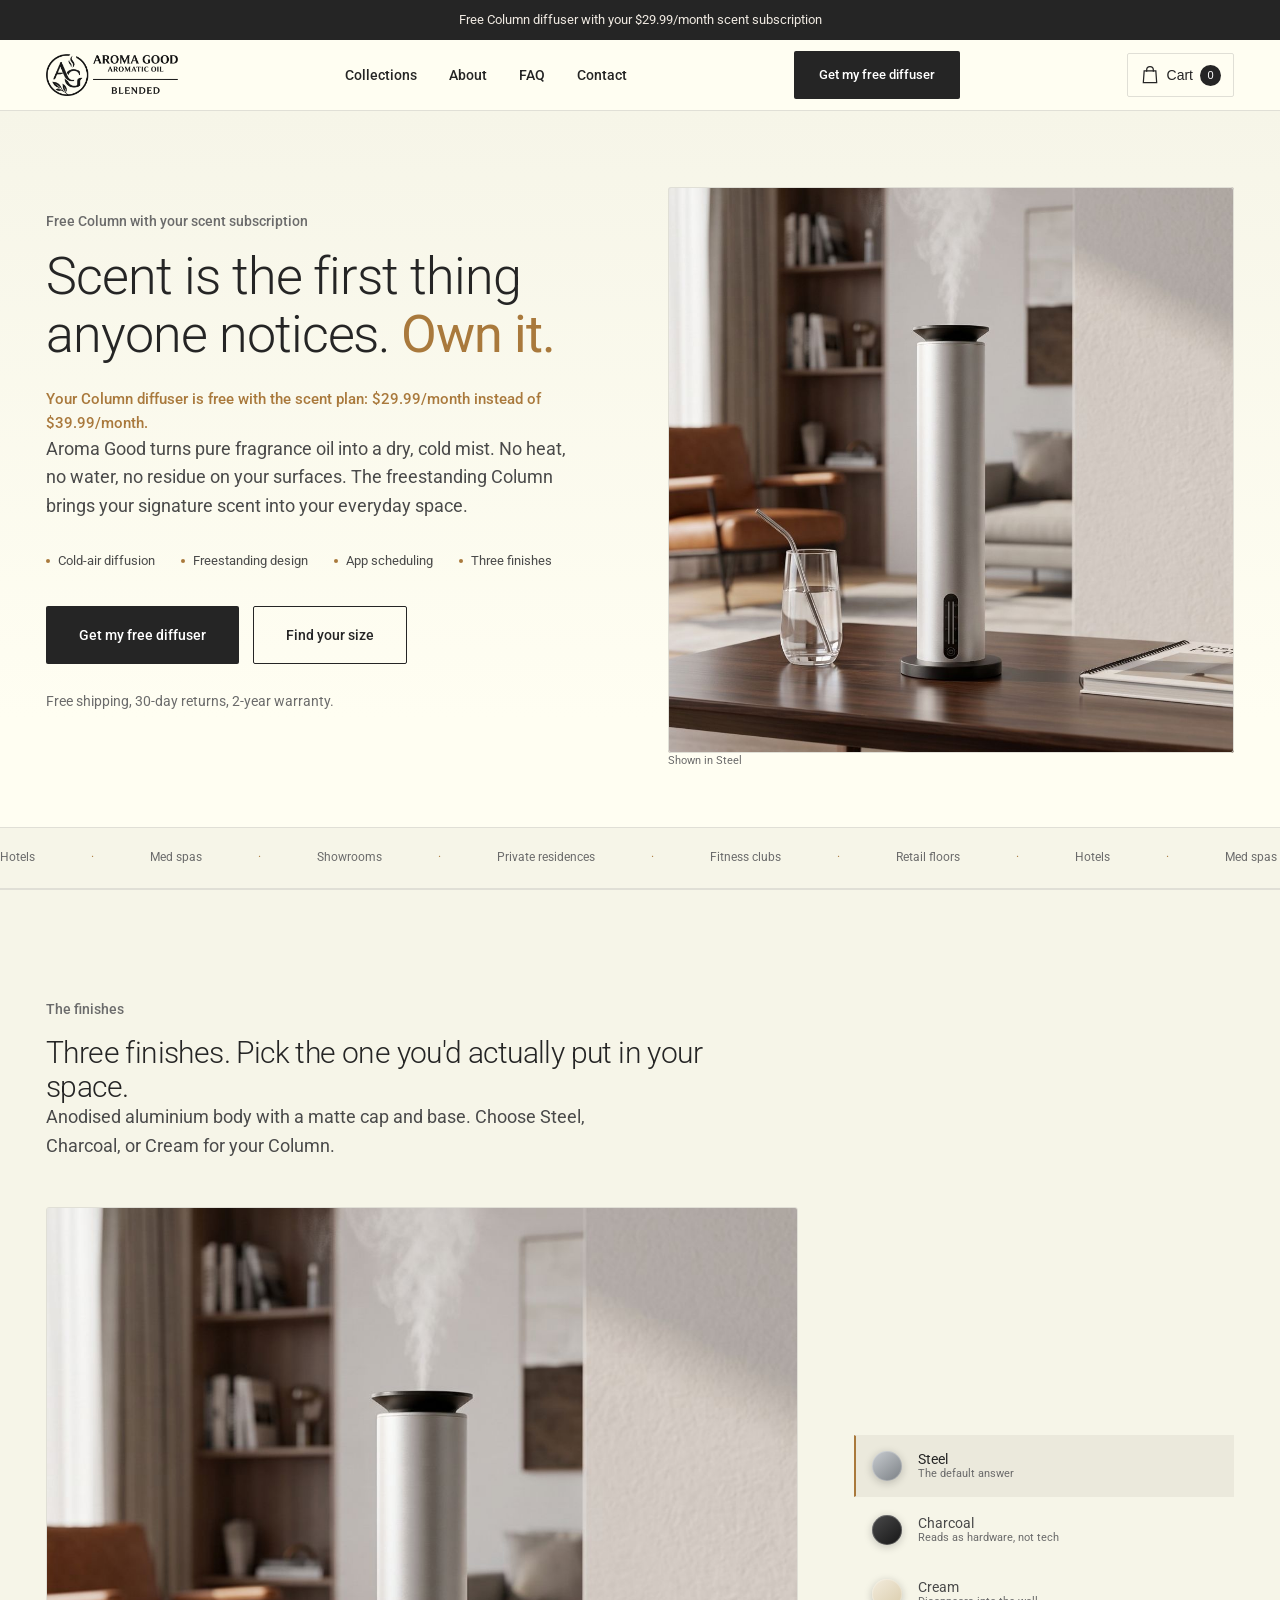
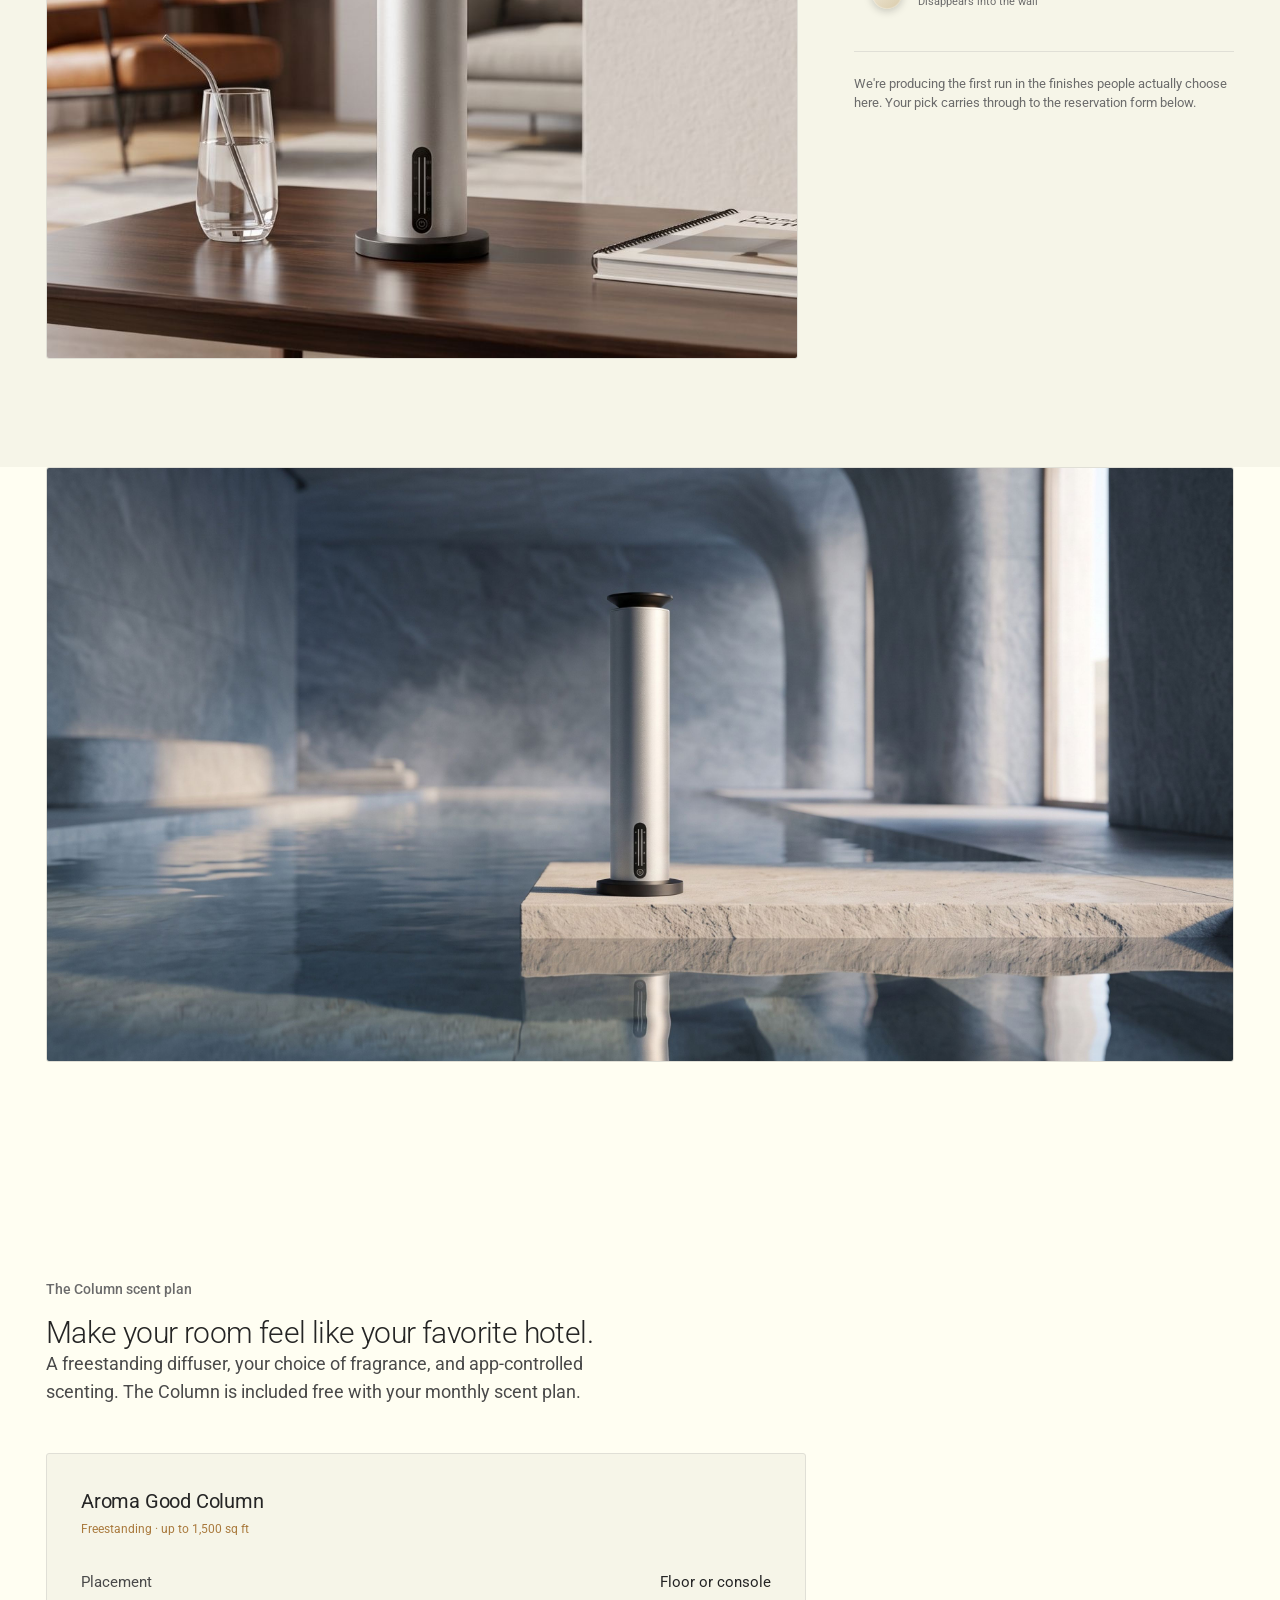
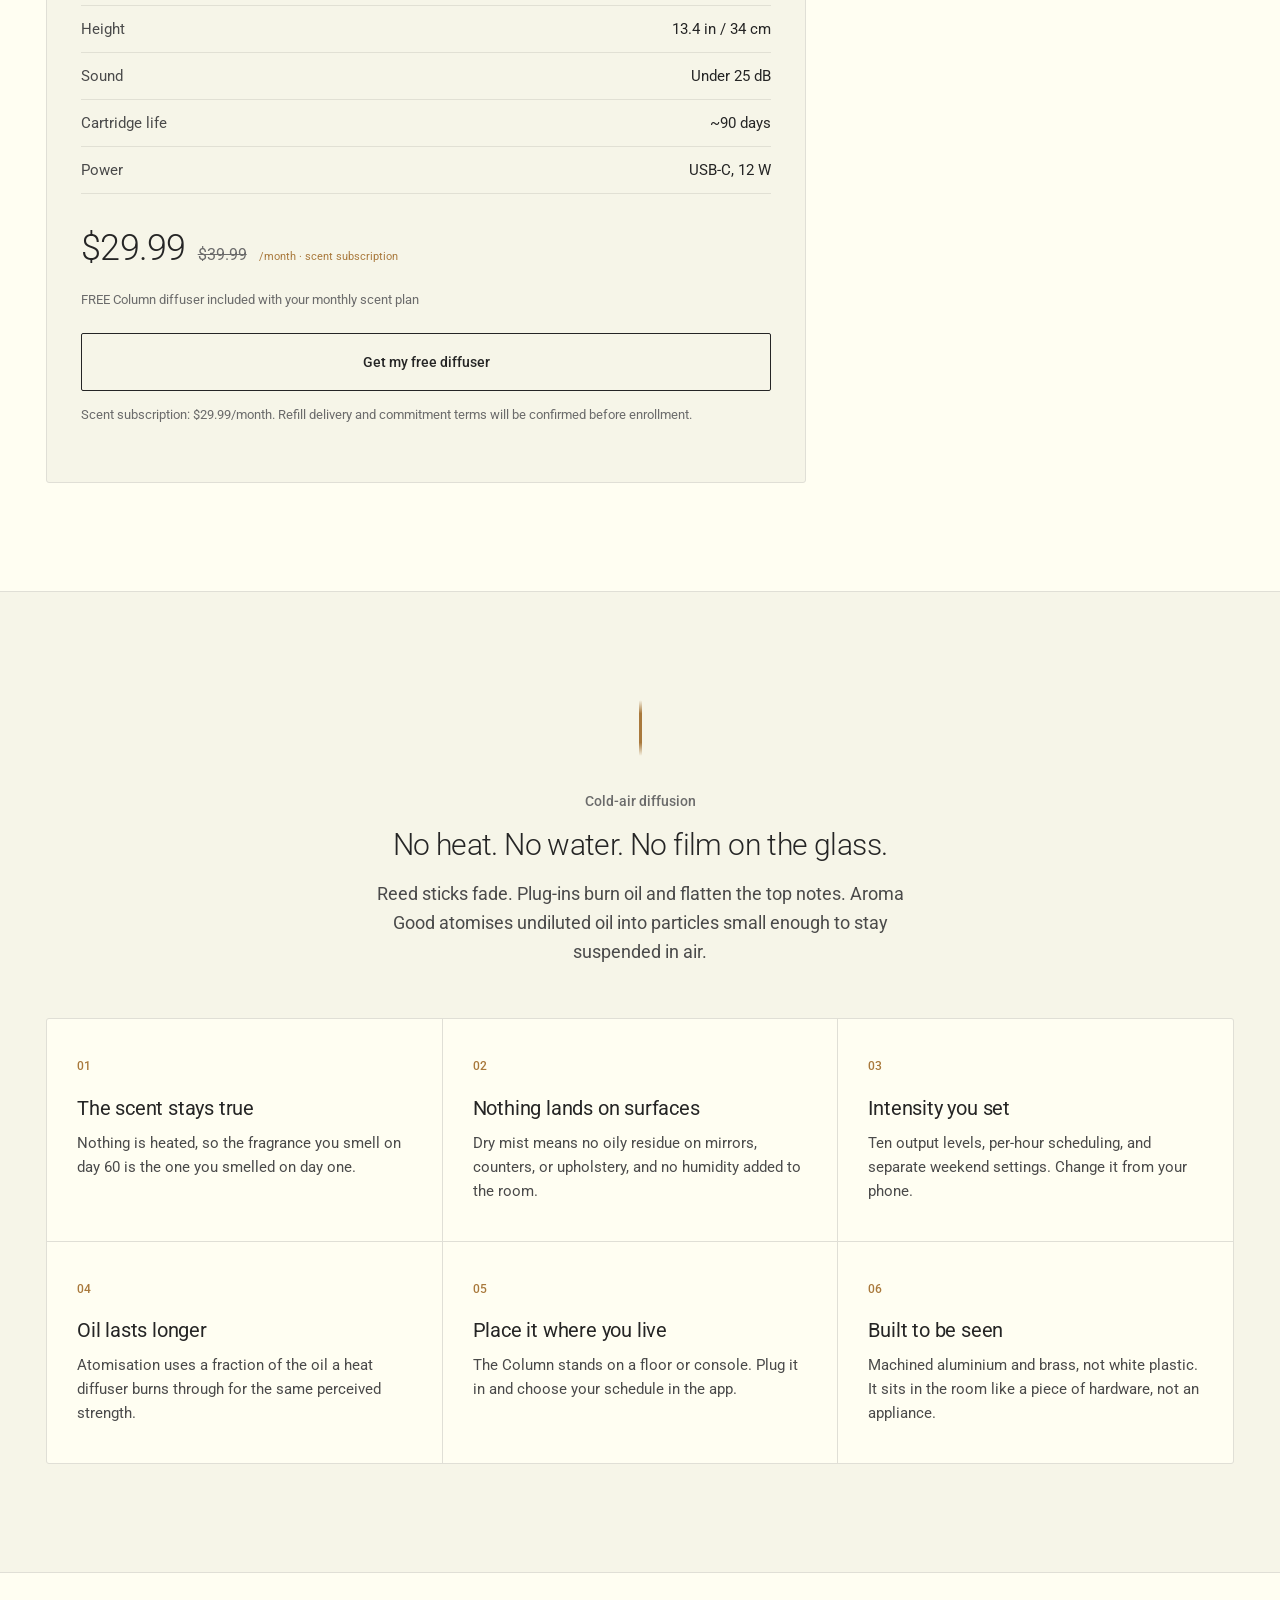
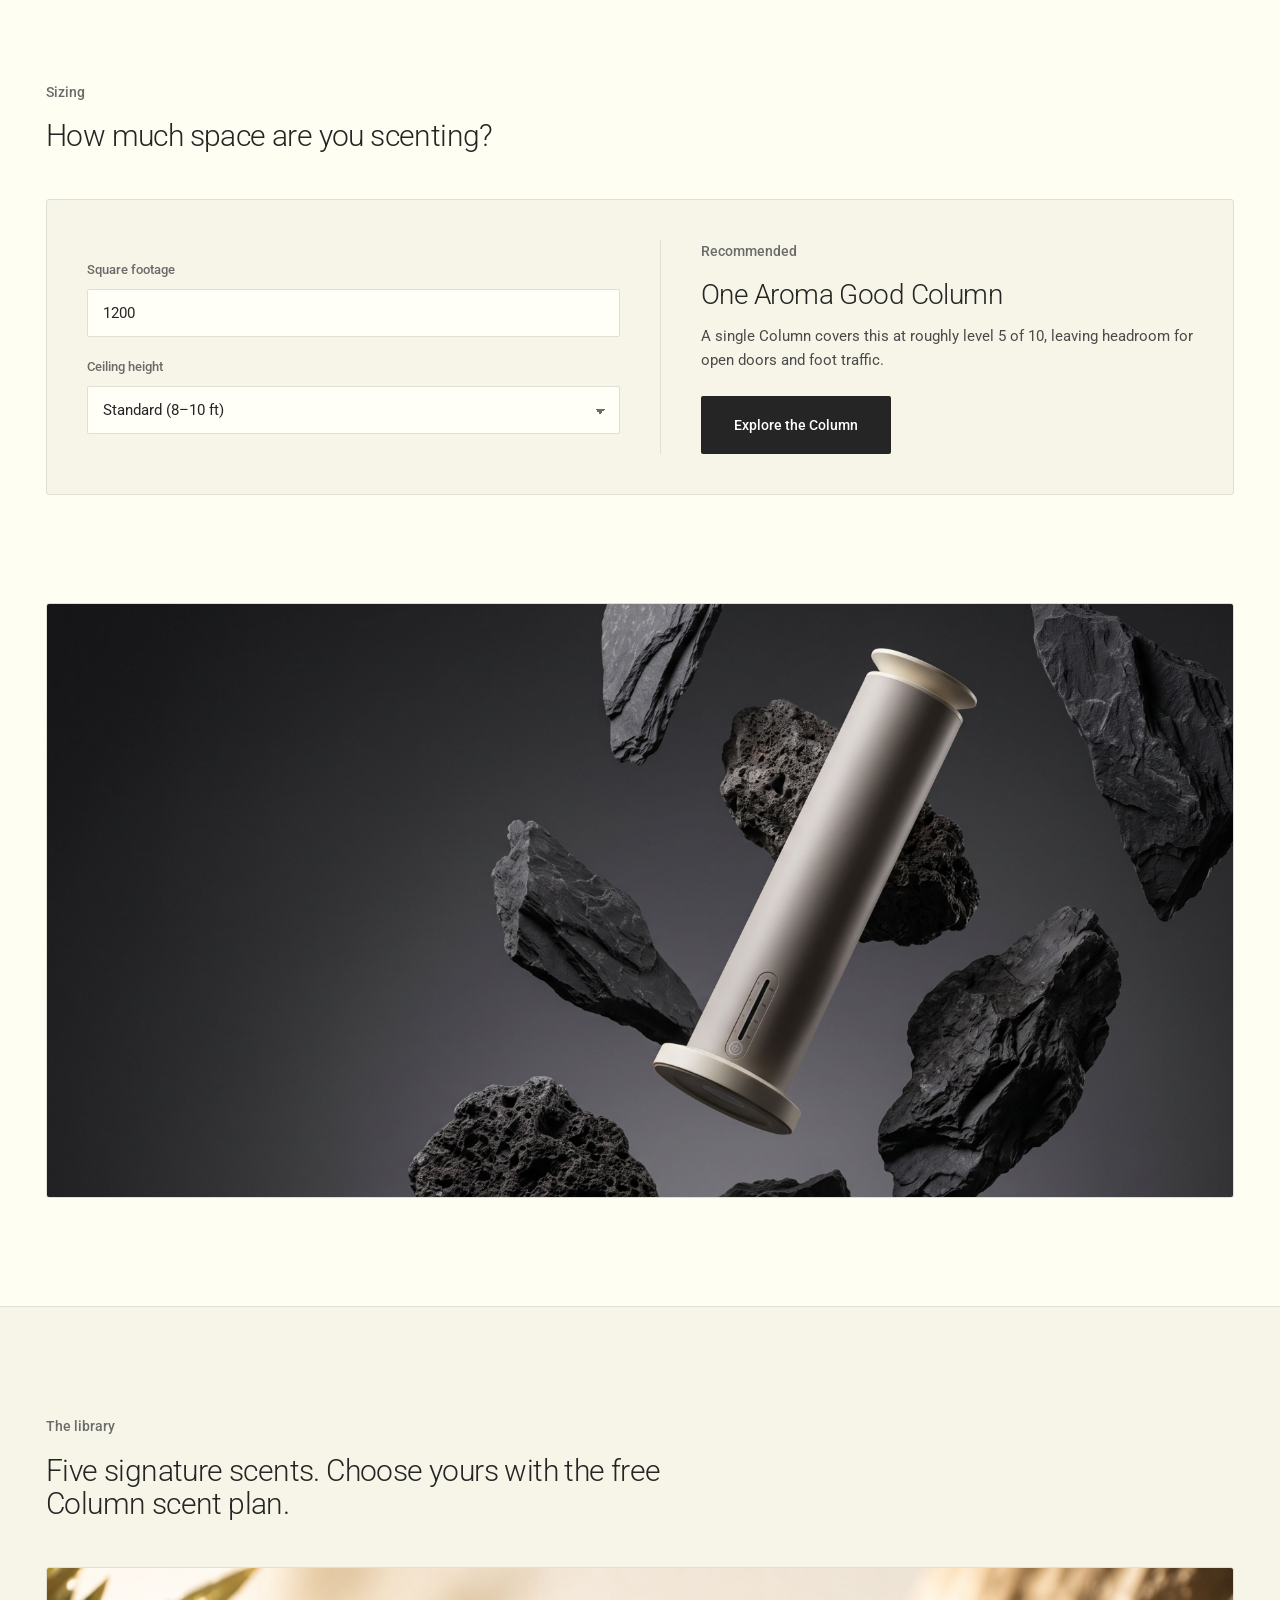
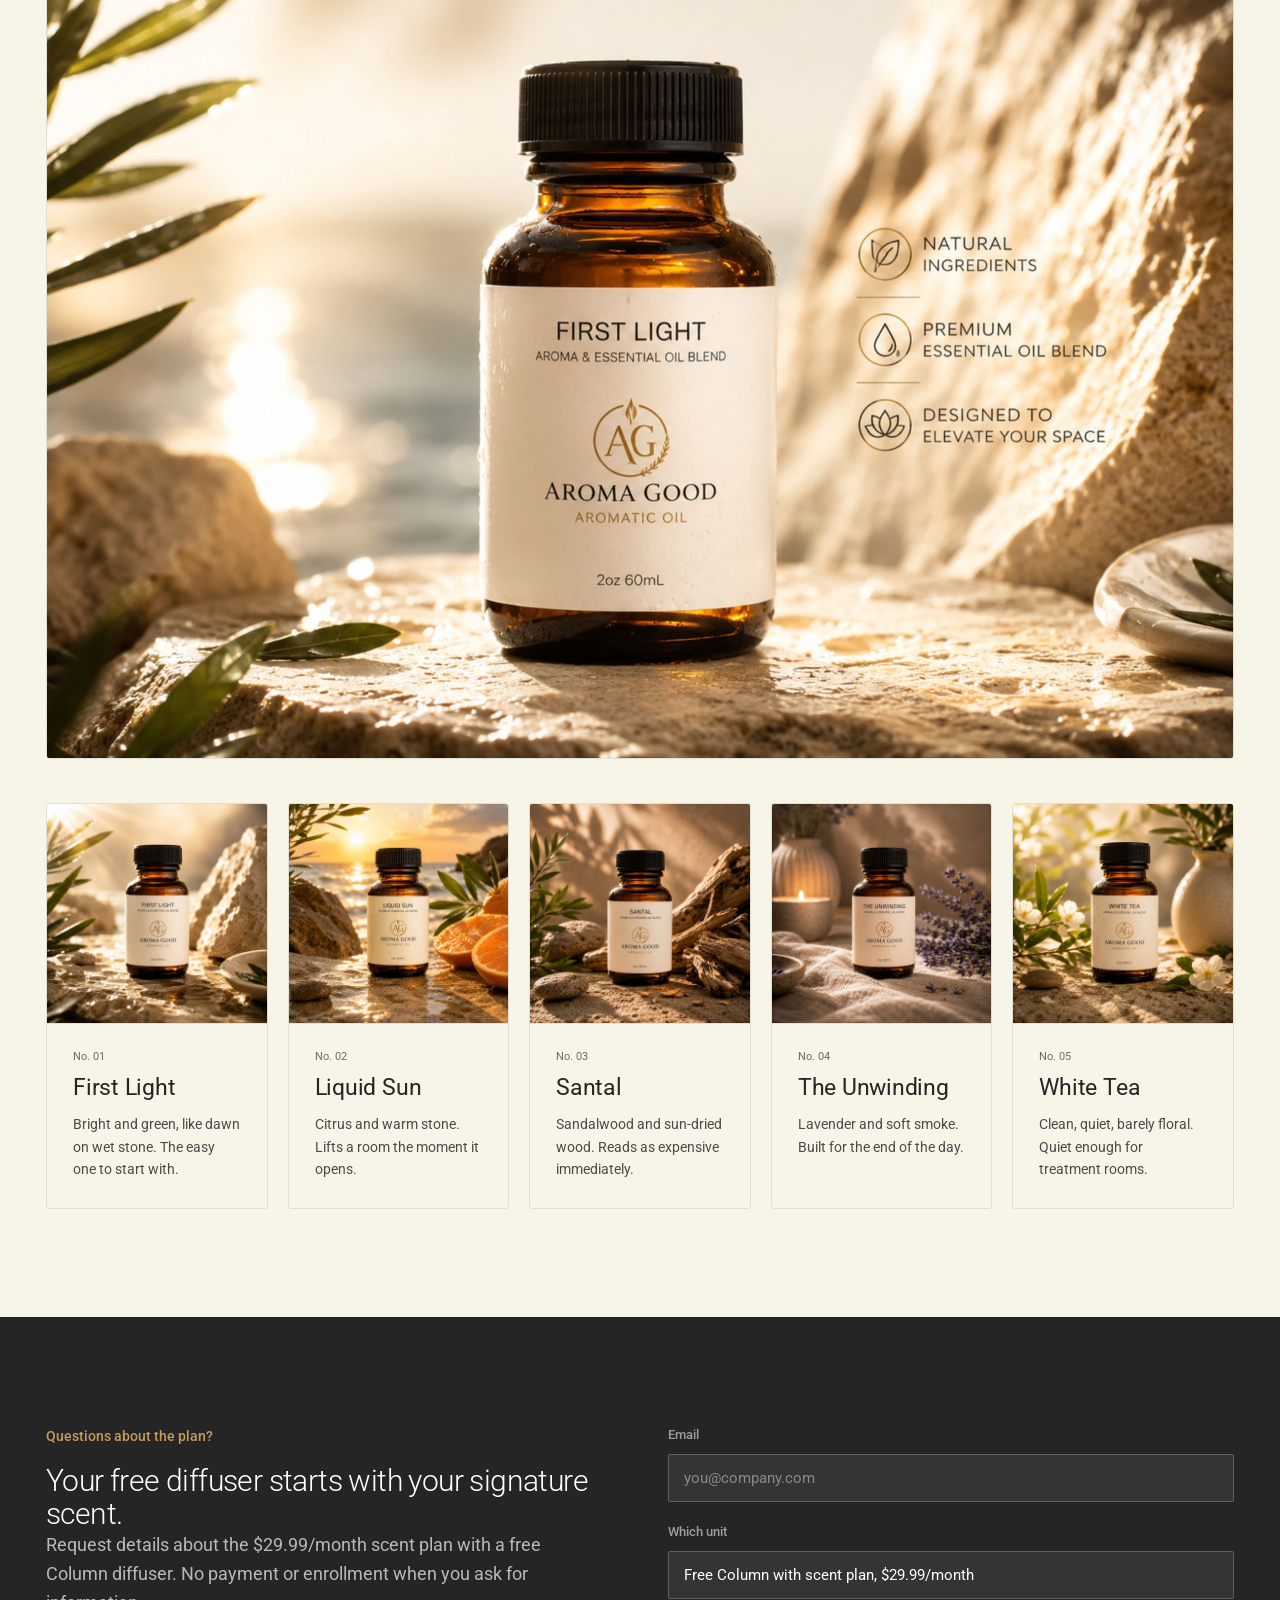
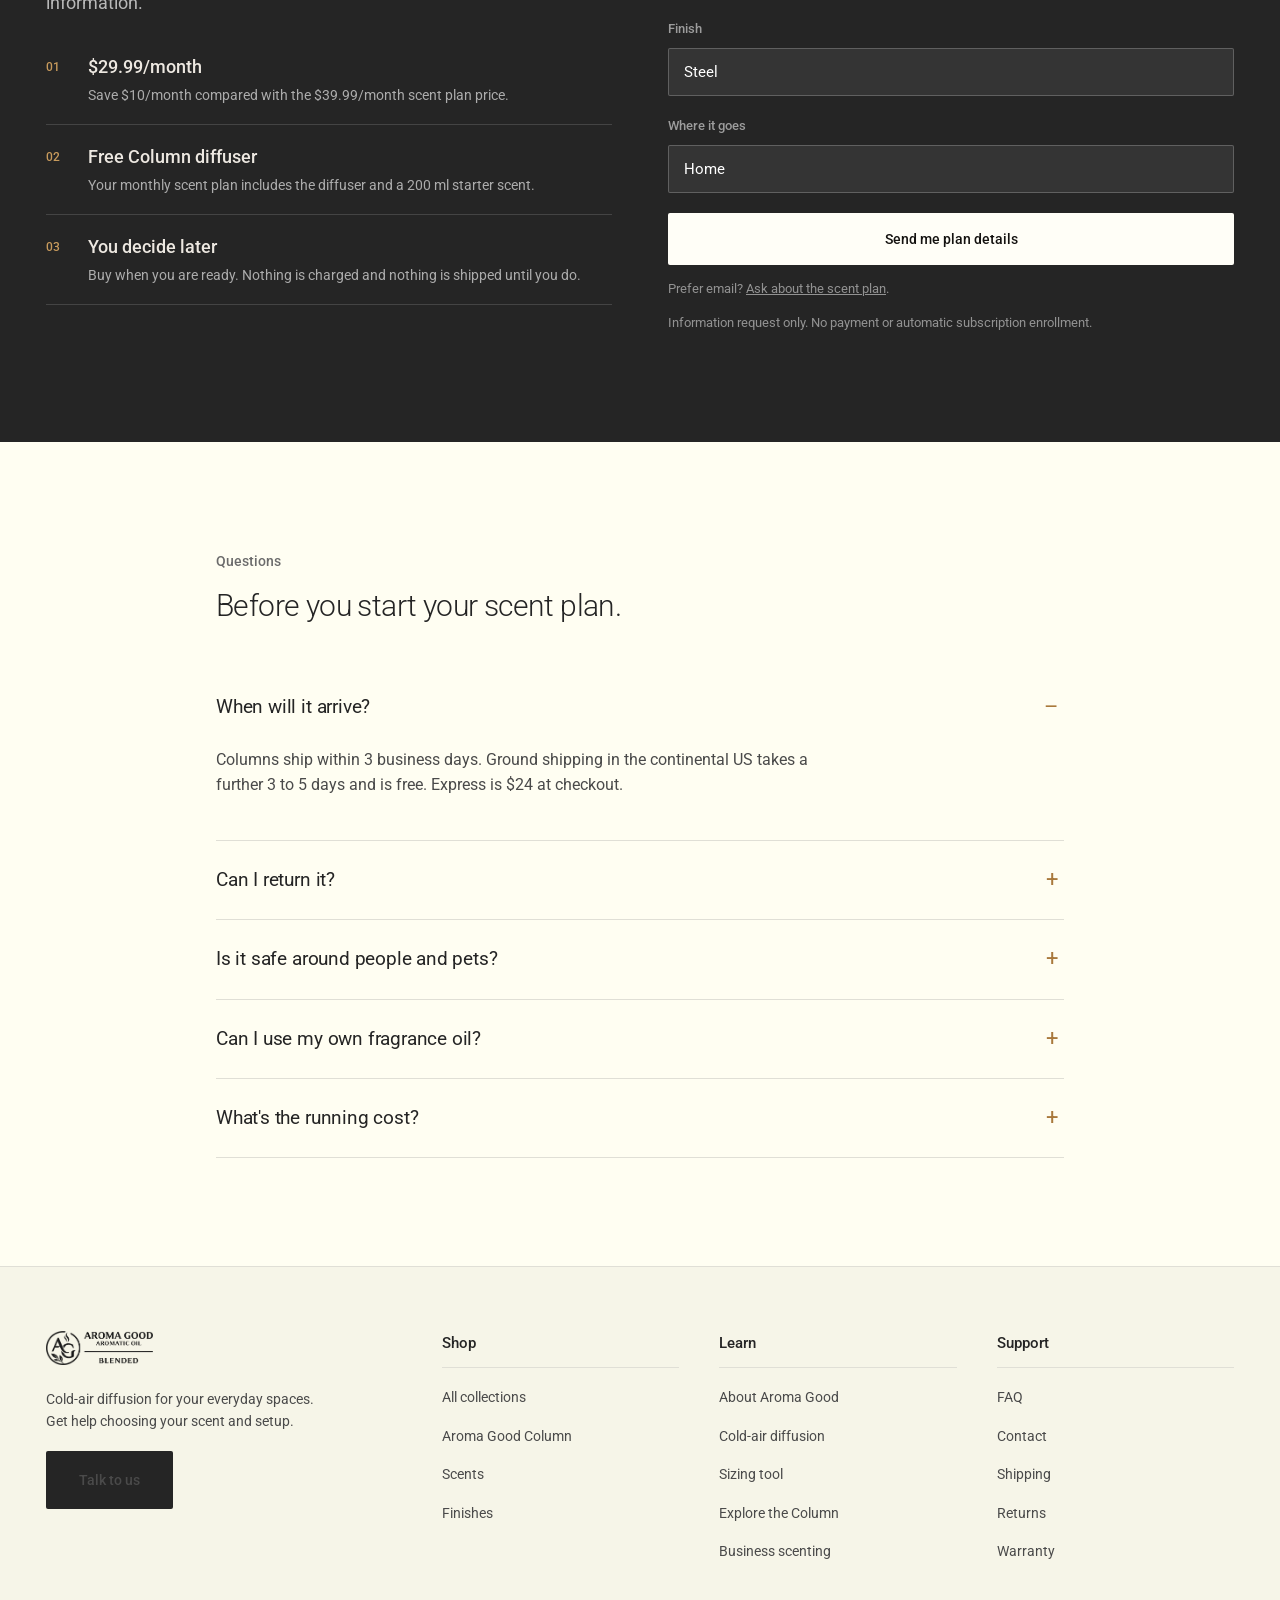
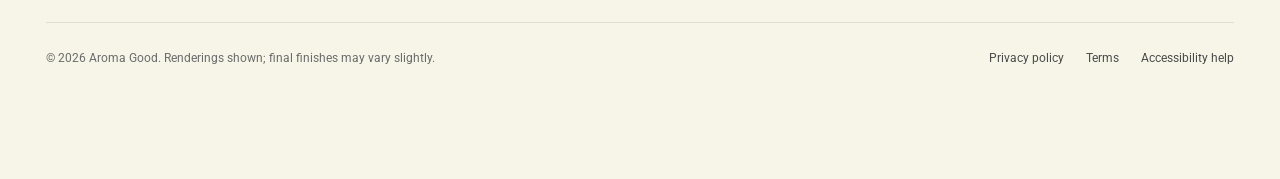
<file: index.html>
<!DOCTYPE html>
<html lang="en">
<head>
<meta charset="utf-8">
<meta name="viewport" content="width=device-width, initial-scale=1">
<title>Aroma Good | Free Column Diffuser with $29.99/month Scent Plan</title>
<meta name="description" content="Get a free Column diffuser with a $29.99/month scent subscription, reduced from $39.99/month. Choose your finish and signature scent.">
<link rel="canonical" href="https://aroma7.com/">
<meta property="og:type" content="website">
<meta property="og:title" content="Aroma Good | Free Column with Your Scent Plan">
<meta property="og:description" content="Free Column diffuser. $29.99/month scent subscription instead of $39.99/month. Three finishes, five scents.">
<meta property="og:image" content="assets/banner-spa-steel.jpg">
<meta name="twitter:card" content="summary_large_image">
<link rel="icon" type="image/png" href="assets/logo-mark.png">
<link rel="apple-touch-icon" href="assets/logo-mark.png">
<link rel="preconnect" href="https://fonts.googleapis.com">
<link rel="preconnect" href="https://fonts.gstatic.com" crossorigin>
<link href="https://fonts.googleapis.com/css2?family=Roboto:ital,wght@0,300;0,400;0,500;0,700;1,300&display=swap" rel="stylesheet">
<style>
/* ============================================================
   AROMA GOOD shared system: light retail
   Token names kept from the dark build so page rules keep working.
   ============================================================ */
:root{
  --ink:#FFFEF2;                 /* page ground        */
  --ink-2:#F6F5E8;               /* soft band          */
  --stone:#EBEADE;               /* deeper band        */
  --clay:#6B6B6B;                /* labels, tertiary   */
  --sand:#252525;                /* primary text       */
  --sand-dim:#4A4A4A;            /* secondary text     */
  --linen:#EBEADE;
  --gold:#A9793C;
  --gold-lite:#8A6230;           /* hover: darker on light ground */
  --accent:#A9793C;              /* retinted by the finish selector */
  --accent-soft:rgba(169,121,60,.10);
  --edge:#E0DFD6;
  --dark:#252525;                /* inverse bands      */
  --display:"Roboto","Helvetica Neue",Arial,sans-serif;
  --body:"Roboto","Helvetica Neue",Arial,sans-serif;
  --maxw:1240px;
  color-scheme:light;
}
*{box-sizing:border-box}
html{scroll-behavior:smooth;-webkit-text-size-adjust:100%}
body{
  margin:0;background:var(--ink);color:var(--sand);
  font-family:var(--body);font-weight:400;font-size:16px;line-height:1.6;
  -webkit-font-smoothing:antialiased;
}
img{max-width:100%;display:block;height:auto}
a{color:inherit}
.wrap{width:100%;max-width:var(--maxw);margin:0 auto;padding:0 26px}

/* --- announcement bar --- */
.ann{background:var(--dark);color:#EFE9E1;text-align:center;font-size:13px;
  letter-spacing:0;text-transform:none;height:40px;position:relative;overflow:hidden}
.ann span{position:absolute;inset:0;display:flex;align-items:center;justify-content:center;
  opacity:0;transition:opacity .5s ease;padding:0 16px}
.ann span.on{opacity:1}

/* --- type --- */
.eyebrow{
  font-family:var(--body);font-size:14px;font-weight:500;letter-spacing:0;
  text-transform:none;color:var(--clay);margin:0 0 16px;
}
h1,h2,h3{font-family:var(--display);font-weight:300;line-height:1.12;margin:0;letter-spacing:-.02em}
h1{font-size:clamp(32px,4.2vw,52px)}
h2{font-size:clamp(24px,2.6vw,30px)}
h3{font-size:20px;line-height:1.3;font-weight:400;letter-spacing:-.01em}
p{margin:0 0 18px}
.lede{font-size:18px;color:var(--sand-dim);max-width:54ch}
.sect{padding:108px 0;position:relative}
.sect-head{max-width:660px;margin-bottom:46px}

/* --- the vent slot motif --- */
.slot{width:3px;height:56px;border-radius:2px;margin:0 auto 34px;
  background:linear-gradient(180deg,transparent,var(--accent) 24%,var(--accent) 76%,transparent)}

/* --- buttons --- */
.btn{
  display:inline-flex;align-items:center;justify-content:center;gap:10px;
  font-family:var(--body);font-size:14px;font-weight:500;letter-spacing:0;text-transform:none;
  padding:17px 32px;border-radius:2px;border:1px solid transparent;cursor:pointer;white-space:nowrap;
  text-decoration:none;transition:background .18s ease,color .18s ease,border-color .18s ease;
}
.btn-primary{background:var(--dark);color:#FFF}
.btn-primary:hover{background:#332E28}
.btn-ghost{border-color:var(--sand);color:var(--sand);background:none}
.btn-ghost:hover{background:var(--sand);color:#FFF}
.btn:focus-visible,button:focus-visible,a:focus-visible{outline:2px solid var(--accent);outline-offset:3px;border-radius:2px}

/* ============================ HEADER ============================ */
.hdr{position:sticky;top:0;z-index:60;backdrop-filter:blur(14px);
  background:rgba(255,254,242,.94);border-bottom:1px solid var(--edge)}
.hdr-in{display:flex;align-items:center;justify-content:space-between;height:70px}
.mark{font-family:var(--display);font-size:21px;font-weight:500;letter-spacing:0;text-transform:none;text-decoration:none}
.mark span{color:var(--accent)}
.mark{display:inline-flex;align-items:center}
.mark img{height:42px;width:auto}
.mark-sm img{height:34px}
@media(max-width:420px){.mark img{height:34px}}
.hdr-nav{display:flex;align-items:center;gap:32px}
.hdr-nav a{font-size:14px;font-weight:500;letter-spacing:0;text-transform:none;text-decoration:none;color:var(--sand)}
.hdr-nav a:hover{color:var(--accent)}
.hdr .btn{padding:13px 24px;font-size:13px}
@media(max-width:860px){.hdr-nav a{display:none}}

.field{margin-bottom:20px}
.field label{display:block;font-size:13px;font-weight:500;letter-spacing:0;text-transform:none;color:var(--clay);margin-bottom:8px}
.field input,.field select{width:100%;background:#FFFEF7;border:1px solid var(--edge);color:var(--sand);
  font-family:var(--body);font-size:15px;font-weight:400;padding:14px 15px;border-radius:2px}
.field input:focus,.field select:focus{outline:2px solid var(--accent);outline-offset:1px;border-color:transparent}
.field select{appearance:none;-webkit-appearance:none;padding-right:40px;cursor:pointer;
  background-image:linear-gradient(45deg,transparent 50%,var(--clay) 50%),linear-gradient(135deg,var(--clay) 50%,transparent 50%);
  background-position:calc(100% - 19px) 22px,calc(100% - 14px) 22px;background-size:5px 5px;background-repeat:no-repeat}
.field input::placeholder{color:#A69E93}
.field input[type=number]{-moz-appearance:textfield}
.field input[type=number]::-webkit-outer-spin-button,.field input[type=number]::-webkit-inner-spin-button{-webkit-appearance:none;margin:0}

/* ============================ FOOTER ============================ */
.ftr{border-top:1px solid var(--edge);background:var(--ink-2);padding:64px 0 110px;font-size:14px}
.ftr-top{display:grid;grid-template-columns:1.5fr repeat(3,1fr);gap:40px;padding-bottom:44px;border-bottom:1px solid var(--edge)}
.ftr h4{font-size:15px;font-weight:500;letter-spacing:0;text-transform:none;color:var(--sand);
  margin:0 0 18px;padding-bottom:12px;border-bottom:1px solid var(--edge)}
.ftr ul{list-style:none;margin:0;padding:0}
.ftr li{margin-bottom:16px}
.ftr a{color:var(--sand-dim);text-decoration:none}
.ftr a:hover{color:var(--accent)}
.ftr .news p{color:var(--sand-dim);font-size:14px;max-width:34ch}
.ftr-form{display:flex;gap:8px;max-width:330px}
.ftr-form input{flex:1;background:#FFFEF7;border:1px solid var(--edge);border-radius:2px;padding:12px 13px;
  font-family:var(--body);font-size:14px;color:var(--sand)}
.ftr-form input:focus{outline:2px solid var(--accent);outline-offset:1px}
.ftr-form button{background:var(--dark);color:#FFF;border:0;border-radius:2px;padding:0 18px;cursor:pointer;
  font-family:var(--body);font-size:13px;font-weight:500;letter-spacing:0;text-transform:none}
.ftr-bot{display:flex;justify-content:space-between;gap:20px;flex-wrap:wrap;align-items:center;
  padding-top:26px;color:var(--clay);font-size:12px}
.ftr-bot nav{display:flex;gap:22px;flex-wrap:wrap}
@media(max-width:820px){.ftr-top{grid-template-columns:1fr 1fr;gap:32px}}
@media(max-width:520px){.ftr-top{grid-template-columns:1fr}}

/* --- mobile sticky CTA --- */
.dock{position:fixed;left:0;right:0;bottom:0;z-index:70;display:none;gap:12px;align-items:center;
  padding:11px 16px;background:rgba(255,255,255,.97);backdrop-filter:blur(12px);border-top:1px solid var(--edge);
  box-shadow:0 -6px 24px rgba(20,18,16,.07)}
.dock .btn{flex:1;padding:15px 10px}
.dock span{font-size:12px;font-weight:500;letter-spacing:0;text-transform:none;color:var(--sand)}
@media(max-width:720px){.dock{display:flex}.ftr{padding-bottom:104px}
  .btn{padding:16px 20px;font-size:11px;letter-spacing:0}}

/* --- reveal --- */
.rv{opacity:0;transform:translateY(16px);transition:opacity .7s ease,transform .7s ease}
.rv.in{opacity:1;transform:none}
@media(prefers-reduced-motion:reduce){.rv{opacity:1;transform:none;transition:none}
  html{scroll-behavior:auto}}





/* ============================ HERO ============================ */
.hero{position:relative;overflow:hidden;padding:76px 0 0}
.hero{background:linear-gradient(180deg,var(--ink-2),var(--ink) 78%)}
.hero::after{content:none}
.hero-in{display:grid;grid-template-columns:1.02fr 1fr;gap:44px;align-items:center;position:relative;z-index:2}
.hero h1{margin-bottom:22px}
.hero h1 em{font-style:normal;font-weight:400;color:var(--accent)}
.hero-note{display:flex;flex-wrap:wrap;gap:10px 26px;margin:30px 0 34px;
  font-size:13px;letter-spacing:0;text-transform:none;color:var(--sand-dim)}
.hero-note span{display:flex;align-items:center;gap:8px}
.hero-note span::before{content:"";width:4px;height:4px;border-radius:50%;background:var(--accent)}
.hero-cta{display:flex;flex-wrap:wrap;gap:14px}
.hero-trust{margin-top:26px;font-size:14px;color:var(--clay)}
.hero-shot{position:relative}
.hero-shot img{width:100%;border-radius:3px}
.hero-shot::after{content:"";position:absolute;inset:0;border:1px solid var(--edge);border-radius:3px;pointer-events:none}
.shot-tag{position:absolute;left:0;bottom:-34px;font-size:11px;letter-spacing:0;text-transform:none;color:var(--clay)}
@media(max-width:900px){.hero-in{grid-template-columns:1fr;gap:36px}.hero{padding-top:48px}.shot-tag{position:static;margin-top:12px}}

/* --- marquee strip --- */
.strip{border-top:1px solid var(--edge);border-bottom:1px solid var(--edge);margin-top:74px;
  padding:20px 0;overflow:hidden;background:var(--ink-2)}
.strip-in{display:flex;gap:56px;white-space:nowrap;animation:slide 34s linear infinite;
  font-size:12px;letter-spacing:0;text-transform:none;color:var(--clay)}
.strip-in span{display:flex;align-items:center;gap:56px}
.strip-in span::after{content:"\00B7";color:var(--accent)}
@keyframes slide{from{transform:translateX(0)}to{transform:translateX(-50%)}}
@media(prefers-reduced-motion:reduce){.strip-in{animation:none}}

/* ============================ COLORWAYS ============================ */
.finish{background:var(--ink-2);border-top:1px solid var(--edge)}
.finish-grid{display:grid;grid-template-columns:1fr 380px;gap:56px;align-items:center}
.finish-stage{position:relative;aspect-ratio:1/1;border-radius:3px;overflow:hidden;border:1px solid var(--edge)}
.finish-stage img{position:absolute;inset:0;width:100%;height:100%;object-fit:cover;
  opacity:0;transition:opacity .5s ease}
.finish-stage img.on{opacity:1}
/* Brand banners: artwork carries its own lockup and copy, so never crop it. */
.banner{margin:0;border-radius:3px;overflow:hidden;border:1px solid var(--edge);background:var(--ink-2)}
.banner img{width:100%;height:auto}
.banner-lead{margin-bottom:44px}
.swatches{display:flex;flex-direction:column;gap:2px}
.sw{display:flex;align-items:center;gap:16px;padding:15px 16px;background:transparent;
  border:1px solid transparent;border-left:2px solid transparent;cursor:pointer;text-align:left;
  color:var(--sand-dim);font-family:var(--body);font-size:14px;letter-spacing:0;text-transform:none;
  transition:background .2s ease,color .2s ease,border-color .2s ease;width:100%}
.sw:hover{background:rgba(20,18,16,.035);color:var(--sand)}
.sw[aria-pressed="true"]{background:rgba(20,18,16,.05);color:var(--sand);border-left-color:var(--accent)}
.sw i{width:30px;height:30px;border-radius:50%;flex:none;display:block;
  box-shadow:inset 0 0 0 1px rgba(255,255,255,.22),0 2px 8px rgba(20,18,16,.22)}
.sw b{font-weight:400}
.sw small{display:block;font-size:11px;letter-spacing:0;color:var(--clay);text-transform:none}
.finish-count{margin-top:26px;padding-top:22px;border-top:1px solid var(--edge);
  font-size:13px;color:var(--clay);line-height:1.5}
@media(max-width:900px){.finish-grid{grid-template-columns:1fr;gap:32px}}

/* ============================ TWO UNITS ============================ */
.units{display:grid;grid-template-columns:minmax(0,760px);gap:22px}
.unit{border:1px solid var(--edge);border-radius:3px;padding:34px;background:var(--ink-2);
  display:flex;flex-direction:column}
.unit h3{margin-bottom:6px}
.unit .cov{font-size:12px;letter-spacing:0;text-transform:none;color:var(--accent);margin-bottom:20px}
.unit ul{list-style:none;margin:0 0 26px;padding:0;flex:1}
.unit li{padding:11px 0;border-bottom:1px solid rgba(20,18,16,.09);font-size:15px;color:var(--sand-dim);
  display:flex;justify-content:space-between;gap:16px}
.unit li b{font-weight:400;color:var(--sand);text-align:right}
.price{display:flex;align-items:baseline;gap:12px;margin-bottom:22px}
.price strong{font-family:var(--display);font-size:36px;font-weight:300;letter-spacing:-.02em;color:var(--sand)}
.price del{color:var(--clay);font-size:16px}
.price em{font-style:normal;font-size:11px;letter-spacing:0;text-transform:none;color:var(--accent)}
@media(max-width:820px){.units{grid-template-columns:1fr}}

/* ============================ HOW / BENEFITS ============================ */
.bens{display:grid;grid-template-columns:repeat(3,1fr);gap:1px;background:var(--edge);
  border:1px solid var(--edge);border-radius:3px;overflow:hidden}
.ben{background:var(--ink);padding:38px 30px}
.ben .n{font-family:var(--display);font-size:12px;font-weight:500;color:var(--accent);margin-bottom:18px;letter-spacing:0}
.ben h3{font-size:20px;margin-bottom:10px}
.ben p{font-size:15px;color:var(--sand-dim);margin:0}
@media(max-width:860px){.bens{grid-template-columns:1fr}}

/* ============================ COVERAGE TOOL ============================ */
.calc{background:var(--ink-2);border:1px solid var(--edge);border-radius:3px;padding:40px;
  display:grid;grid-template-columns:1fr 1fr;gap:40px;align-items:center}

.calc-out{border-left:1px solid var(--edge);padding-left:40px}
.calc-out .res{font-family:var(--display);font-size:28px;font-weight:300;letter-spacing:-.02em;line-height:1.2;margin-bottom:12px}
.calc-out .why{font-size:15px;color:var(--sand-dim);margin-bottom:24px}
@media(max-width:820px){.calc{grid-template-columns:1fr;padding:28px;gap:26px}
  .calc-out{border-left:0;border-top:1px solid var(--edge);padding:26px 0 0}}

/* ============================ SCENTS ============================ */
.scents{display:grid;grid-template-columns:repeat(5,1fr);gap:20px}
.scent-shot{aspect-ratio:1/1;background:var(--stone);border-bottom:1px solid var(--edge)}
.scent-shot img{width:100%;height:100%;object-fit:cover}
.scent{border:1px solid var(--edge);border-radius:3px;padding:0;overflow:hidden;background:var(--ink-2);
  transition:border-color .2s ease,transform .2s ease}
.scent-body{padding:24px 26px 28px}
.scent:hover{border-color:var(--accent);transform:translateY(-3px);box-shadow:0 12px 30px rgba(20,18,16,.07)}
.scent .no{font-size:11px;letter-spacing:0;color:var(--clay);text-transform:none}
.scent h3{font-size:23px;font-weight:400;margin:8px 0 10px}
.scent p{font-size:14px;color:var(--sand-dim);margin:0}
@media(max-width:1080px){.scents{grid-template-columns:repeat(3,1fr)}}
@media(max-width:720px){.scents{grid-template-columns:repeat(2,1fr)}}
@media(max-width:460px){.scents{grid-template-columns:1fr}}

/* ============================ RESERVE (light block) ============================ */
.reserve{background:var(--dark);color:#EDE8E1}
.reserve .eyebrow{color:#C79A5C}
.reserve .eyebrow::before{background:#C79A5C}
.reserve h2{color:#FFF}
.reserve .lede{color:rgba(255,255,255,.68)}
.res-grid{display:grid;grid-template-columns:1fr 1fr;gap:56px;align-items:start}
.res-form .field label{color:rgba(255,255,255,.55)}
.res-form .field input,.res-form .field select{background:rgba(255,255,255,.07);border-color:rgba(255,255,255,.22);color:#FFF}
.res-form .field input::placeholder{color:rgba(255,255,255,.42)}
.res-form .btn-primary{background:#FFFEF7;color:#141210;width:100%}
.res-form .btn-primary:hover{background:#E4DDD3}
.res-fine{font-size:13px;color:rgba(255,255,255,.5);margin:14px 0 0}
.res-list{list-style:none;margin:0;padding:0}
.res-list li{display:flex;gap:16px;padding:18px 0;border-bottom:1px solid rgba(255,255,255,.14)}
.res-list .k{font-family:var(--display);font-size:12px;font-weight:500;letter-spacing:0;color:#C79A5C;flex:none;width:26px;padding-top:5px}
.res-list b{display:block;font-weight:500;font-family:var(--display);font-size:18px;margin-bottom:3px}
.res-list p{margin:0;font-size:14px;color:rgba(255,255,255,.62);line-height:1.5}
.res-ok{display:none;background:rgba(255,255,255,.07);border:1px solid rgba(255,255,255,.22);border-radius:3px;padding:34px}
.res-ok h3{font-size:25px;font-weight:400;margin-bottom:10px}
.res-ok p{font-size:15px;color:rgba(255,255,255,.7);margin:0}
@media(max-width:860px){.res-grid{grid-template-columns:1fr;gap:38px}}

/* ============================ FAQ ============================ */
.faq details{border-bottom:1px solid var(--edge)}
.faq summary{list-style:none;cursor:pointer;padding:24px 40px 24px 0;position:relative;
  font-family:var(--display);font-size:19px;font-weight:400;letter-spacing:-.01em;color:var(--sand)}
.faq summary::-webkit-details-marker{display:none}
.faq summary::after{content:"+";position:absolute;right:6px;top:50%;transform:translateY(-50%);
  color:var(--accent);font-family:var(--body);font-size:22px}
.faq details[open] summary::after{content:"–"}
.faq details p{padding:0 40px 24px 0;color:var(--sand-dim);font-size:16px;max-width:74ch}
.faq summary:focus-visible{outline:2px solid var(--accent);outline-offset:3px}

/* --- urgency / scarcity --- */
.scarcity{margin:16px 0 0;font-size:15px;font-weight:500;color:var(--accent)}
.mini-note{font-size:13px;color:var(--clay);margin:-10px 0 22px}
.claim-chip{display:inline-flex;align-items:center;gap:8px;margin:14px 0 0;padding:8px 14px;
  border:1px solid var(--edge);border-radius:20px;font-size:13px;color:var(--sand-dim);background:var(--ink-2)}
.claim-chip[hidden]{display:none}
.claim-chip .dot{width:7px;height:7px;border-radius:50%;background:var(--accent);flex:none}

/* --- exit-intent modal --- */
.exit-modal{position:fixed;inset:0;z-index:100;display:flex;align-items:center;justify-content:center;
  background:rgba(20,18,16,.55);padding:20px}
.exit-modal[hidden]{display:none}
.exit-modal-card{position:relative;background:#FFFEF7;border:1px solid var(--edge);border-radius:4px;
  padding:40px 36px;max-width:420px;width:100%;text-align:center;box-shadow:0 24px 60px rgba(0,0,0,.25)}
.exit-modal-card h3{margin:6px 0 14px;font-size:24px}
.exit-modal-card p{color:var(--sand-dim);margin:0 0 14px}
.exit-modal-card .fine{font-size:13px;color:var(--clay);margin-bottom:22px}
.exit-modal-actions{display:flex;flex-direction:column;gap:10px}
.exit-modal-close{position:absolute;top:14px;right:14px;width:30px;height:30px;border-radius:50%;
  border:1px solid var(--edge);background:none;font-size:18px;line-height:1;cursor:pointer;color:var(--clay)}
.exit-modal-close:hover{background:var(--ink-2)}





</style>
<link rel="stylesheet" href="assets/cart.css">
<script src="assets/cart-store.js"></script>
<script src="assets/cart-ui.js" defer></script>
</head>
<body>

<div class="ann" aria-label="Announcements">
  <span class="on">Free Column diffuser with your $29.99/month scent subscription</span>
  <span>Save $10/month &mdash; $29.99 instead of $39.99</span>
  <span>30-day returns and a 2-year warranty</span>
</div>
<header class="hdr">
  <div class="wrap hdr-in">
    <a class="mark" href="#top"><img src="assets/logo-aroma-good.png" width="485" height="154" alt="Aroma Good"></a>
    <nav class="hdr-nav" aria-label="Main">
      <a href="collections.html">Collections</a>
      <a href="about.html">About</a>
      <a href="faq.html">FAQ</a>
      <a href="contact.html">Contact</a>
    </nav>
    <a class="btn btn-primary shop" href="product.html?unit=column#buy" data-cta="header">Get my free diffuser</a>
  </div>
</header>

<main id="top">

<!-- ================= HERO ================= -->
<section class="hero">
  <div class="wrap hero-in">
    <div>
      <p class="eyebrow">Free Column with your scent subscription</p>
      <h1>Scent is the first thing<br>anyone notices. <em>Own it.</em></h1>
      <p class="scarcity">Your Column diffuser is free with the scent plan: $29.99/month instead of $39.99/month.</p>
      <p class="lede">Aroma Good turns pure fragrance oil into a dry, cold mist. No heat, no water, no residue on your surfaces. The freestanding Column brings your signature scent into your everyday space.</p>
      <div class="hero-note">
        <span>Cold-air diffusion</span>
        <span>Freestanding design</span>
        <span>App scheduling</span>
        <span>Three finishes</span>
      </div>
      <div class="hero-cta">
        <a class="btn btn-primary shop" href="product.html?unit=column#buy" data-cta="hero-primary">Get my free diffuser</a>
        <a class="btn btn-ghost" href="#calc" data-cta="hero-secondary">Find your size</a>
      </div>
      <p class="hero-trust">Free shipping, 30-day returns, 2-year warranty.</p>
    </div>
    <div class="hero-shot">
      <img id="heroShot" src="assets/aroma7-steel.jpg" alt="Aroma Good diffuser in brushed steel" width="1080" height="1080" fetchpriority="high">
      <p class="shot-tag" id="heroTag">Shown in Steel</p>
    </div>
  </div>
  <div class="strip">
    <div class="strip-in">
      <span>Hotels</span><span>Med spas</span><span>Showrooms</span><span>Private residences</span><span>Fitness clubs</span><span>Retail floors</span>
      <span>Hotels</span><span>Med spas</span><span>Showrooms</span><span>Private residences</span><span>Fitness clubs</span><span>Retail floors</span>
    </div>
  </div>
</section>

<!-- ================= FINISHES ================= -->
<section class="sect finish" id="finish">
  <div class="wrap">
    <div class="sect-head rv">
      <p class="eyebrow">The finishes</p>
      <h2>Three finishes. Pick the one you'd actually put in your space.</h2>
      <p class="lede">Anodised aluminium body with a matte cap and base. Choose Steel, Charcoal, or Cream for your Column.</p>
    </div>
    <div class="finish-grid">
      <div class="finish-stage rv">
        <img class="on" data-key="steel" src="assets/aroma7-steel.jpg" alt="Aroma Good diffuser in brushed steel" width="1080" height="1080">
        <img data-key="charcoal" src="assets/aroma7-charcoal.jpg" alt="Aroma Good diffuser in charcoal" width="1080" height="1080" loading="lazy">
        <img data-key="cream" src="assets/aroma7-cream.jpg" alt="Aroma Good diffuser in cream" width="1080" height="1080" loading="lazy">
      </div>
      <div class="rv">
        <div class="swatches" role="group" aria-label="Choose a finish">
          <button class="sw" type="button" data-key="steel" data-name="Steel" data-accent="#7C8790" aria-pressed="true">
            <i style="background:linear-gradient(140deg,#C9CDD1,#7A7F84)"></i>
            <b>Steel<small>The default answer</small></b>
          </button>
          <button class="sw" type="button" data-key="charcoal" data-name="Charcoal" data-accent="#5B5B5C" aria-pressed="false">
            <i style="background:linear-gradient(140deg,#4A4A4B,#161616)"></i>
            <b>Charcoal<small>Reads as hardware, not tech</small></b>
          </button>
          <button class="sw" type="button" data-key="cream" data-name="Cream" data-accent="#B8A47C" aria-pressed="false">
            <i style="background:linear-gradient(140deg,#F3ECDD,#D9CBAA)"></i>
            <b>Cream<small>Disappears into the wall</small></b>
          </button>
        </div>
        <p class="finish-count">We're producing the first run in the finishes people actually choose here. Your pick carries through to the reservation form below.</p>
      </div>
    </div>
  </div>
</section>

<!-- ================= LIFESTYLE BANNER: STEEL ================= -->
<section class="sect" style="padding-top:0">
  <div class="wrap">
    <figure class="banner rv">
      <img src="assets/banner-spa-steel.jpg" width="3456" height="1728" loading="lazy" decoding="async"
           alt="Aroma Good diffuser in Steel releasing a fine dry mist on a stone ledge beside a spa pool.">
    </figure>
  </div>
</section>

<!-- ================= UNITS ================= -->
<section class="sect" id="units">
  <div class="wrap">
    <div class="sect-head rv">
      <p class="eyebrow">The Column scent plan</p>
      <h2>Make your room feel like your favorite hotel.</h2>
      <p class="lede">A freestanding diffuser, your choice of fragrance, and app-controlled scenting. The Column is included free with your monthly scent plan.</p>
    </div>
    <div class="units rv">
      <article class="unit">
        <h3>Aroma Good Column</h3>
        <p class="cov">Freestanding · up to 1,500 sq ft</p>
        <ul>
          <li>Placement <b>Floor or console</b></li>
          <li>Height <b>13.4 in / 34 cm</b></li>
          <li>Sound <b>Under 25 dB</b></li>
          <li>Cartridge life <b>~90 days</b></li>
          <li>Power <b>USB-C, 12 W</b></li>
        </ul>
        <div class="price"><strong>$29.99</strong><del>$39.99</del><em>/month · scent subscription</em></div>
        <p class="mini-note">FREE Column diffuser included with your monthly scent plan</p>
        <a class="btn btn-ghost shop" href="product.html?unit=column" data-cta="unit-column">Get my free diffuser</a>
        <p class="mini-note" style="margin-top:14px">Scent subscription: $29.99/month. Refill delivery and commitment terms will be confirmed before enrollment.</p>
      </article>

    </div>
  </div>
</section>


<!-- ================= HOW IT WORKS ================= -->
<section class="sect" id="how" style="background:var(--ink-2);border-top:1px solid var(--edge);border-bottom:1px solid var(--edge)">
  <div class="wrap">
    <div class="slot rv" aria-hidden="true"></div>
    <div class="sect-head rv" style="margin:0 auto 52px;text-align:center">
      <p class="eyebrow" style="justify-content:center">Cold-air diffusion</p>
      <h2>No heat. No water. No film on the glass.</h2>
      <p class="lede" style="margin:18px auto 0">Reed sticks fade. Plug-ins burn oil and flatten the top notes. Aroma Good atomises undiluted oil into particles small enough to stay suspended in air.</p>
    </div>
    <div class="bens rv">
      <div class="ben"><p class="n">01</p><h3>The scent stays true</h3><p>Nothing is heated, so the fragrance you smell on day 60 is the one you smelled on day one.</p></div>
      <div class="ben"><p class="n">02</p><h3>Nothing lands on surfaces</h3><p>Dry mist means no oily residue on mirrors, counters, or upholstery, and no humidity added to the room.</p></div>
      <div class="ben"><p class="n">03</p><h3>Intensity you set</h3><p>Ten output levels, per-hour scheduling, and separate weekend settings. Change it from your phone.</p></div>
      <div class="ben"><p class="n">04</p><h3>Oil lasts longer</h3><p>Atomisation uses a fraction of the oil a heat diffuser burns through for the same perceived strength.</p></div>
      <div class="ben"><p class="n">05</p><h3>Place it where you live</h3><p>The Column stands on a floor or console. Plug it in and choose your schedule in the app.</p></div>
      <div class="ben"><p class="n">06</p><h3>Built to be seen</h3><p>Machined aluminium and brass, not white plastic. It sits in the room like a piece of hardware, not an appliance.</p></div>
    </div>
  </div>
</section>

<!-- ================= COVERAGE ================= -->
<section class="sect" id="calc">
  <div class="wrap">
    <div class="sect-head rv">
      <p class="eyebrow">Sizing</p>
      <h2>How much space are you scenting?</h2>
    </div>
    <div class="calc rv">
      <div>
        <div class="field">
          <label for="sqft">Square footage</label>
          <input type="number" id="sqft" min="50" step="50" value="1200" inputmode="numeric">
        </div>
        <div class="field" style="margin-bottom:0">
          <label for="ceil">Ceiling height</label>
          <select id="ceil">
            <option value="1">Standard (8–10 ft)</option>
            <option value="1.3">High (11–15 ft)</option>
            <option value="1.7">Atrium / double height (16 ft+)</option>
          </select>
        </div>
      </div>
      <div class="calc-out">
        <p class="eyebrow">Recommended</p>
        <p class="res" id="calcRes">One Aroma Good Column</p>
        <p class="why" id="calcWhy">A single Column covers this comfortably at level 5 of 10, leaving headroom for open doors and foot traffic.</p>
        <a class="btn btn-primary shop" href="product.html" id="calcBuy" data-cta="calc">Buy this setup</a>
      </div>
    </div>
  </div>
</section>

<!-- ================= LIFESTYLE BANNER: CREAM ================= -->
<section class="sect" style="padding-top:0">
  <div class="wrap">
    <figure class="banner rv">
      <img src="assets/banner-rocks-cream.jpg" width="3456" height="1728" loading="lazy" decoding="async"
           alt="Aroma Good diffuser in Cream, tilted among dark volcanic rock, releasing a fine dry mist.">
    </figure>
  </div>
</section>

<!-- ================= SCENTS ================= -->
<section class="sect" id="scents" style="background:var(--ink-2);border-top:1px solid var(--edge)">
  <div class="wrap">
    <div class="sect-head rv">
      <p class="eyebrow">The library</p>
      <h2>Five signature scents. Choose yours with the free Column scent plan.</h2>
    </div>
    <figure class="banner banner-lead rv">
      <img src="assets/banner-oil.jpg" width="2000" height="1333" loading="lazy" decoding="async"
           alt="Aroma Good First Light aroma and essential oil blend in a 2 oz, 60 ml amber bottle on wet stone: natural ingredients, premium essential oil blend, designed to elevate your space.">
    </figure>
    <div class="scents rv">
      <article class="scent">
        <div class="scent-shot"><img src="assets/scent-first-light.jpg" width="900" height="900" loading="lazy" decoding="async" alt="First Light aroma and essential oil blend, 2 oz amber bottle on wet stone in early morning light."></div>
        <div class="scent-body"><p class="no">No. 01</p><h3>First Light</h3><p>Bright and green, like dawn on wet stone. The easy one to start with.</p></div>
      </article>
      <article class="scent">
        <div class="scent-shot"><img src="assets/scent-liquid-sun.jpg" width="900" height="900" loading="lazy" decoding="async" alt="Liquid Sun aroma and essential oil blend, 2 oz amber bottle beside cut oranges at sunset."></div>
        <div class="scent-body"><p class="no">No. 02</p><h3>Liquid Sun</h3><p>Citrus and warm stone. Lifts a room the moment it opens.</p></div>
      </article>
      <article class="scent">
        <div class="scent-shot"><img src="assets/scent-santal.jpg" width="900" height="900" loading="lazy" decoding="async" alt="Santal aroma and essential oil blend, 2 oz amber bottle beside driftwood and pale stone."></div>
        <div class="scent-body"><p class="no">No. 03</p><h3>Santal</h3><p>Sandalwood and sun-dried wood. Reads as expensive immediately.</p></div>
      </article>
      <article class="scent">
        <div class="scent-shot"><img src="assets/scent-unwinding.jpg" width="900" height="900" loading="lazy" decoding="async" alt="The Unwinding aroma and essential oil blend, 2 oz amber bottle beside lavender and a lit candle."></div>
        <div class="scent-body"><p class="no">No. 04</p><h3>The Unwinding</h3><p>Lavender and soft smoke. Built for the end of the day.</p></div>
      </article>
      <article class="scent">
        <div class="scent-shot"><img src="assets/scent-white-tea.jpg" width="900" height="900" loading="lazy" decoding="async" alt="White Tea aroma and essential oil blend, 2 oz amber bottle beside white blossom and a ceramic vase."></div>
        <div class="scent-body"><p class="no">No. 05</p><h3>White Tea</h3><p>Clean, quiet, barely floral. Quiet enough for treatment rooms.</p></div>
      </article>
    </div>
  </div>
</section>

<!-- ================= RESERVE ================= -->
<section class="sect reserve" id="reserve">
  <div class="wrap">
    <div class="res-grid">
      <div class="rv">
        <p class="eyebrow">Questions about the plan?</p>
        <h2>Your free diffuser starts with your signature scent.</h2>
        <p class="lede">Request details about the $29.99/month scent plan with a free Column diffuser. No payment or enrollment when you ask for information.</p>
        <ul class="res-list">
          <li><span class="k">01</span><div><b>$29.99/month</b><p>Save $10/month compared with the $39.99/month scent plan price.</p></div></li>
          <li><span class="k">02</span><div><b>Free Column diffuser</b><p>Your monthly scent plan includes the diffuser and a 200 ml starter scent.</p></div></li>
          <li><span class="k">03</span><div><b>You decide later</b><p>Buy when you are ready. Nothing is charged and nothing is shipped until you do.</p></div></li>
        </ul>
      </div>

      <div class="rv">
        <form class="res-form" id="resForm" novalidate>
          <div class="field">
            <label for="email">Email</label>
            <input type="email" id="email" name="email" required autocomplete="email" placeholder="you@company.com">
          </div>
          <div class="field">
            <label for="unit">Which unit</label>
            <select id="unit" name="unit">
              <option value="Column">Free Column with scent plan, $29.99/month</option>
              <option value="Multiple">Multiple Columns</option>
              <option value="Unsure">Not sure yet</option>
            </select>
          </div>
          <div class="field">
            <label for="finishSel">Finish</label>
            <select id="finishSel" name="finish">
              <option value="Steel">Steel</option>
              <option value="Charcoal">Charcoal</option>
              <option value="Cream">Cream</option>
            </select>
          </div>
          <div class="field">
            <label for="space">Where it goes</label>
            <select id="space" name="space">
              <option>Home</option><option>Hotel or short-term rental</option>
              <option>Med spa or clinic</option><option>Retail or showroom</option>
              <option>Office</option><option>Gym or studio</option><option>Other</option>
            </select>
          </div>
          <input type="text" name="company_website" id="hp" tabindex="-1" autocomplete="off" style="position:absolute;left:-9999px" aria-hidden="true">
          <button class="btn btn-primary" type="submit" data-cta="reserve-submit">Send me plan details</button>
          <p id="resError" role="alert" hidden></p>
          <p class="res-fine">Prefer email? <a href="mailto:hello@aroma7.com?subject=Scent%20plan%20details">Ask about the scent plan</a>.</p>
          <p class="res-fine">Information request only. No payment or automatic subscription enrollment.</p>
        </form>
        <div class="res-ok" id="resOk" role="status">
          <h3>Your request is received.</h3>
          <p id="resOkMsg">Thank you for your interest. No order has been placed and no subscription has started.</p>
        </div>
      </div>
    </div>
  </div>
</section>

<!-- ================= FAQ ================= -->
<section class="sect faq" id="faq">
  <div class="wrap" style="max-width:900px">
    <div class="sect-head rv"><p class="eyebrow">Questions</p><h2>Before you start your scent plan.</h2></div>
    <div class="rv">
      <details open><summary>When will it arrive?</summary><p>Columns ship within 3 business days. Ground shipping in the continental US takes a further 3 to 5 days and is free. Express is $24 at checkout.</p></details>
      <details><summary>Can I return it?</summary><p>Yes. Send it back within 30 days for a full refund as long as the scent cartridge is unopened. We cover return shipping on anything defective.</p></details>
      <details><summary>Is it safe around people and pets?</summary><p>The oils are IFRA-compliant and diffused at very low concentration. Nothing is heated and no water is added, so there's no humidity, no plate to burn, and no residue.</p></details>
      <details><summary>Can I use my own fragrance oil?</summary><p>Cartridges are sealed to protect the atomiser, but we'll produce custom blends for commercial reservations of ten units or more. Mention it in your reply to the confirmation email.</p></details>
      <details><summary>What's the running cost?</summary><p>The Column is free with a $29.99/month scent subscription, reduced from $39.99/month. Refill delivery and commitment terms will be confirmed before enrollment.</p></details>
    </div>
  </div>
</section>

</main>

<footer class="ftr">
  <div class="wrap">
    <div class="ftr-top">
      <div class="news">
        <a class="mark mark-sm" href="index.html"><img src="assets/logo-aroma-good.png" width="485" height="154" alt="Aroma Good"></a>
        <p style="margin:16px 0 18px">Cold-air diffusion for your everyday spaces. Get help choosing your scent and setup.</p>
        <a class="btn btn-primary" href="contact.html">Talk to us</a>
      </div>
      <div>
        <h4>Shop</h4>
        <ul>
          <li><a href="collections.html">All collections</a></li>
          <li><a href="product.html?unit=column">Aroma Good Column</a></li>
          <li><a href="index.html#scents">Scents</a></li>
          <li><a href="index.html#finish">Finishes</a></li>
        </ul>
      </div>
      <div>
        <h4>Learn</h4>
        <ul>
          <li><a href="about.html">About Aroma Good</a></li>
          <li><a href="index.html#how">Cold-air diffusion</a></li>
          <li><a href="index.html#calc">Sizing tool</a></li>
          <li><a href="index.html#units">Explore the Column</a></li>
          <li><a href="mailto:hello@aroma7.com">Business scenting</a></li>
        </ul>
      </div>
      <div>
        <h4>Support</h4>
        <ul>
          <li><a href="faq.html">FAQ</a></li>
          <li><a href="contact.html">Contact</a></li>
          <li><a href="shipping.html">Shipping</a></li>
          <li><a href="returns.html">Returns</a></li>
          <li><a href="returns.html#warranty">Warranty</a></li>
        </ul>
      </div>
    </div>
    <div class="ftr-bot">
      <p style="margin:0">&copy; 2026 Aroma Good. Renderings shown; final finishes may vary slightly.</p>
      <nav>
        <a href="privacy.html">Privacy policy</a><a href="terms.html">Terms</a><a href="contact.html#accessibility">Accessibility help</a>
      </nav>
    </div>
  </div>
</footer>

<div class="exit-modal" id="exitModal" role="dialog" aria-modal="true" aria-labelledby="exitModalTitle" hidden>
  <div class="exit-modal-card">
    <button class="exit-modal-close" type="button" id="exitModalClose" aria-label="Close">&times;</button>
    <p class="eyebrow">Your scent. Your free diffuser.</p>
    <h3 id="exitModalTitle">Make the Column yours for $0.</h3>
    <p>Get a free Column diffuser with the $29.99/month scent subscription, reduced from $39.99/month.</p>
    <p class="fine">Included with the recurring $29.99/month scent subscription.</p>
    <div class="exit-modal-actions">
      <a class="btn btn-primary" href="product.html?unit=column#buy" id="exitModalCta" data-cta="exit-intent">Get my free diffuser</a>
      <button class="btn btn-ghost" type="button" id="exitModalDismiss">No thanks</button>
    </div>
  </div>
</div>

<div class="dock">
  <span>Free Column &middot; $29.99/month scent plan</span>
  <a class="btn btn-primary shop" href="product.html?unit=column#buy" data-cta="dock">Get my free diffuser</a>
</div>

<script>
/* ---------- query-string helper ----------
   Built by hand rather than with new URL(href, location.href): inside a
   srcdoc iframe (previews, some CMS editors) location.href is
   'about:srcdoc', which is not a valid base and makes the constructor
   throw, killing every script after it.                                 */
function setParam(href, key, value){
  var parts = String(href).split('#');
  var hash  = parts[1] ? '#' + parts[1] : '';
  var bits  = parts[0].split('?');
  var path  = bits[0];
  var pairs = bits[1] ? bits[1].split('&') : [];
  var out = [], done = false;
  for (var i = 0; i < pairs.length; i++){
    if (!pairs[i]) continue;
    if (pairs[i].split('=')[0] === key){
      if (done) continue;
      out.push(key + '=' + encodeURIComponent(value)); done = true;
    } else out.push(pairs[i]);
  }
  if (!done) out.push(key + '=' + encodeURIComponent(value));
  return path + (out.length ? '?' + out.join('&') : '') + hash;
}

/* ---------- config: point this at your form endpoint (Formspree, Basin, Sheet webhook) ---------- */
var FORM_ENDPOINT = ""; // e.g. "https://formspree.io/f/xxxxxxx" (leave empty to test the UI only)

/* ---------- tiny event helper: fires to GA4 / Meta if present ---------- */
function track(name, params){
  params = params || {};
  if (window.gtag) gtag('event', name, params);
  if (window.dataLayer) dataLayer.push(Object.assign({event:name}, params));
  if (window.fbq && name === 'reserve_submit') fbq('track','Lead',params);
  console.log('[aroma7]', name, params);
}

/* ---------- finish selector ---------- */
(function(){
  var buttons = document.querySelectorAll('.sw');
  var shots   = document.querySelectorAll('.finish-stage img');
  var hero    = document.getElementById('heroShot');
  var heroTag = document.getElementById('heroTag');
  var select  = document.getElementById('finishSel');

  function decode(s){ var t = document.createElement('textarea'); t.innerHTML = s; return t.value; }

  buttons.forEach(function(btn){
    btn.addEventListener('click', function(){
      var key = btn.dataset.key, name = decode(btn.dataset.name);
      buttons.forEach(function(b){ b.setAttribute('aria-pressed', String(b === btn)); });
      shots.forEach(function(img){ img.classList.toggle('on', img.dataset.key === key); });
      document.documentElement.style.setProperty('--accent', btn.dataset.accent);
      hero.src = 'assets/aroma7-' + key + '.jpg';
      heroTag.textContent = 'Shown in ' + name;
      for (var i = 0; i < select.options.length; i++){
        if (select.options[i].value === name) select.selectedIndex = i;
      }
      document.querySelectorAll('a.shop').forEach(function(a){
        a.setAttribute('href', setParam(a.getAttribute('href'), 'finish', key));
      });
      track('finish_select', {finish: name});
    });
  });
})();

/* ---------- coverage sizing ---------- */
(function(){
  var sqft = document.getElementById('sqft'), ceil = document.getElementById('ceil');
  var res = document.getElementById('calcRes'), why = document.getElementById('calcWhy');
  var unit = document.getElementById('unit');

  function run(){
    var a = Math.max(50, Number(sqft.value) || 0) * Number(ceil.value);
    var out, note, pick;
    if (a <= 700){ out = 'One Aroma Good Column'; pick = 'Column';
      note = 'Well inside a single Column\u2019s range. Run it around level 3 of 10 so the scent reads as part of the room, not an event.'; }
    else if (a <= 1500){ out = 'One Aroma Good Column'; pick = 'Column';
      note = 'A single Column covers this at roughly level 5 of 10, leaving headroom for open doors and foot traffic.'; }
    else if (a <= 3000){ out = 'Consider two Columns'; pick = 'Multiple';
      note = 'Separate rooms may benefit from their own Column. Each scent plan is $29.99/month. Contact us to check your layout before choosing quantities.'; }
    else { out = 'Let us help size your space'; pick = 'Unsure';
      note = 'Larger layouts need a room-by-room assessment. Share your dimensions and airflow so we can advise on Column placement.'; }
    res.textContent = out; why.textContent = note;
    if (unit) unit.value = pick;
    var buy = document.getElementById('calcBuy');
    if (buy){
      buy.setAttribute('href', a > 1500 ? 'contact.html' : 'product.html?unit=column#buy');
      buy.textContent = a > 1500 ? 'Get sizing advice' : 'Explore the Column';
    }
  }
  sqft.addEventListener('input', run); ceil.addEventListener('change', run); run();
  sqft.addEventListener('change', function(){ track('sizing_used', {sqft: sqft.value}); });
})();

/* ---------- CTA clicks ---------- */
document.querySelectorAll('[data-cta]').forEach(function(el){
  el.addEventListener('click', function(){ track('cta_click', {location: el.dataset.cta}); });
});

/* ---------- reservation form ---------- */
(function(){
  var form = document.getElementById('resForm'), ok = document.getElementById('resOk'),
      msg = document.getElementById('resOkMsg'), email = document.getElementById('email');

  form.addEventListener('submit', function(e){
    e.preventDefault();
    if (document.getElementById('hp').value) return;            // bot trap
    if (!email.checkValidity()){ email.focus(); email.reportValidity(); return; }

    var data = {
      email:   email.value.trim(),
      unit:    document.getElementById('unit').value,
      finish:  document.getElementById('finishSel').value,
      space:   document.getElementById('space').value,
      sqft:    document.getElementById('sqft').value,
      page:    location.href
    };
    var error = document.getElementById('resError');
    var submit = form.querySelector('button[type="submit"]');
    error.hidden = true;
    if (!FORM_ENDPOINT){
      error.textContent = 'Online requests are not available yet. Email hello@aroma7.com for plan details. Nothing has been submitted.';
      error.hidden = false;
      return;
    }
    submit.disabled = true;

    var done = function(){
      form.style.display = 'none';
      ok.style.display = 'block';
      msg.textContent = 'Your ' + data.unit + ' in ' + data.finish +
        ' plan information request was received. No order has been placed and no subscription has started.';
      track('reserve_submit', {unit:data.unit, finish:data.finish});
      ok.scrollIntoView({block:'center', behavior:'smooth'});
    };

    fetch(FORM_ENDPOINT, {
      method:'POST', headers:{'Content-Type':'application/json','Accept':'application/json'},
      body: JSON.stringify(data)
    }).then(function(response){
      if (!response.ok) throw new Error('Request failed');
      done();
    }).catch(function(){
      error.textContent = 'Your request could not be sent. Please try again or email hello@aroma7.com.';
      error.hidden = false;
    }).finally(function(){ submit.disabled = false; });
  });
})();

/* ---------- scroll reveal ---------- */
(function(){
  var els = document.querySelectorAll('.rv');
  if (!('IntersectionObserver' in window)){ els.forEach(function(el){ el.classList.add('in'); }); return; }
  var io = new IntersectionObserver(function(entries){
    entries.forEach(function(en){ if (en.isIntersecting){ en.target.classList.add('in'); io.unobserve(en.target); } });
  }, {rootMargin:'0px 0px -8% 0px', threshold:.08});
  els.forEach(function(el){ io.observe(el); });
})();

/* ---------- exit-intent ---------- */
(function(){
  var modal = document.getElementById('exitModal');
  if (!modal) return;
  var closeBtn = document.getElementById('exitModalClose');
  var dismissBtn = document.getElementById('exitModalDismiss');
  var cta = document.getElementById('exitModalCta');
  var shown = false;

  function alreadyShown(){
    try { return !!sessionStorage.getItem('exitIntentShown'); } catch (e) { return false; }
  }
  function markShown(){
    try { sessionStorage.setItem('exitIntentShown', '1'); } catch (e) {}
  }
  function open(){
    if (shown || alreadyShown()) return;
    shown = true;
    markShown();
    modal.hidden = false;
    track('exit_intent_shown', {});
  }
  function close(){ modal.hidden = true; }

  document.addEventListener('mouseout', function(e){
    if (!e.relatedTarget && e.clientY <= 0) open();
  });
  closeBtn.addEventListener('click', close);
  dismissBtn.addEventListener('click', function(){ track('exit_intent_dismiss', {}); close(); });
  modal.addEventListener('click', function(e){ if (e.target === modal) close(); });
  cta.addEventListener('click', close);
  document.addEventListener('keydown', function(e){ if (e.key === 'Escape' && !modal.hidden) close(); });
})();
</script>

<script type="application/ld+json">
{"@context":"https://schema.org","@type":"Product","name":"Aroma Good Scent Plans and Diffusers",
"description":"Free Column diffuser with a $29.99/month scent subscription, reduced from $39.99/month.",
"brand":{"@type":"Brand","name":"Aroma Good"},"image":"assets/banner-spa-steel.jpg",
"offers":{"@type":"Offer","priceCurrency":"USD","price":"29.99","availability":"https://schema.org/PreOrder"}}
</script>
<script>
/* rotating announcement bar */
(function(){
  var items = document.querySelectorAll('.ann span');
  if (items.length < 2) return;
  var i = 0;
  setInterval(function(){
    items[i].classList.remove('on');
    i = (i + 1) % items.length;
    items[i].classList.add('on');
  }, 4200);
})();
</script>

</body>
</html>
</file>
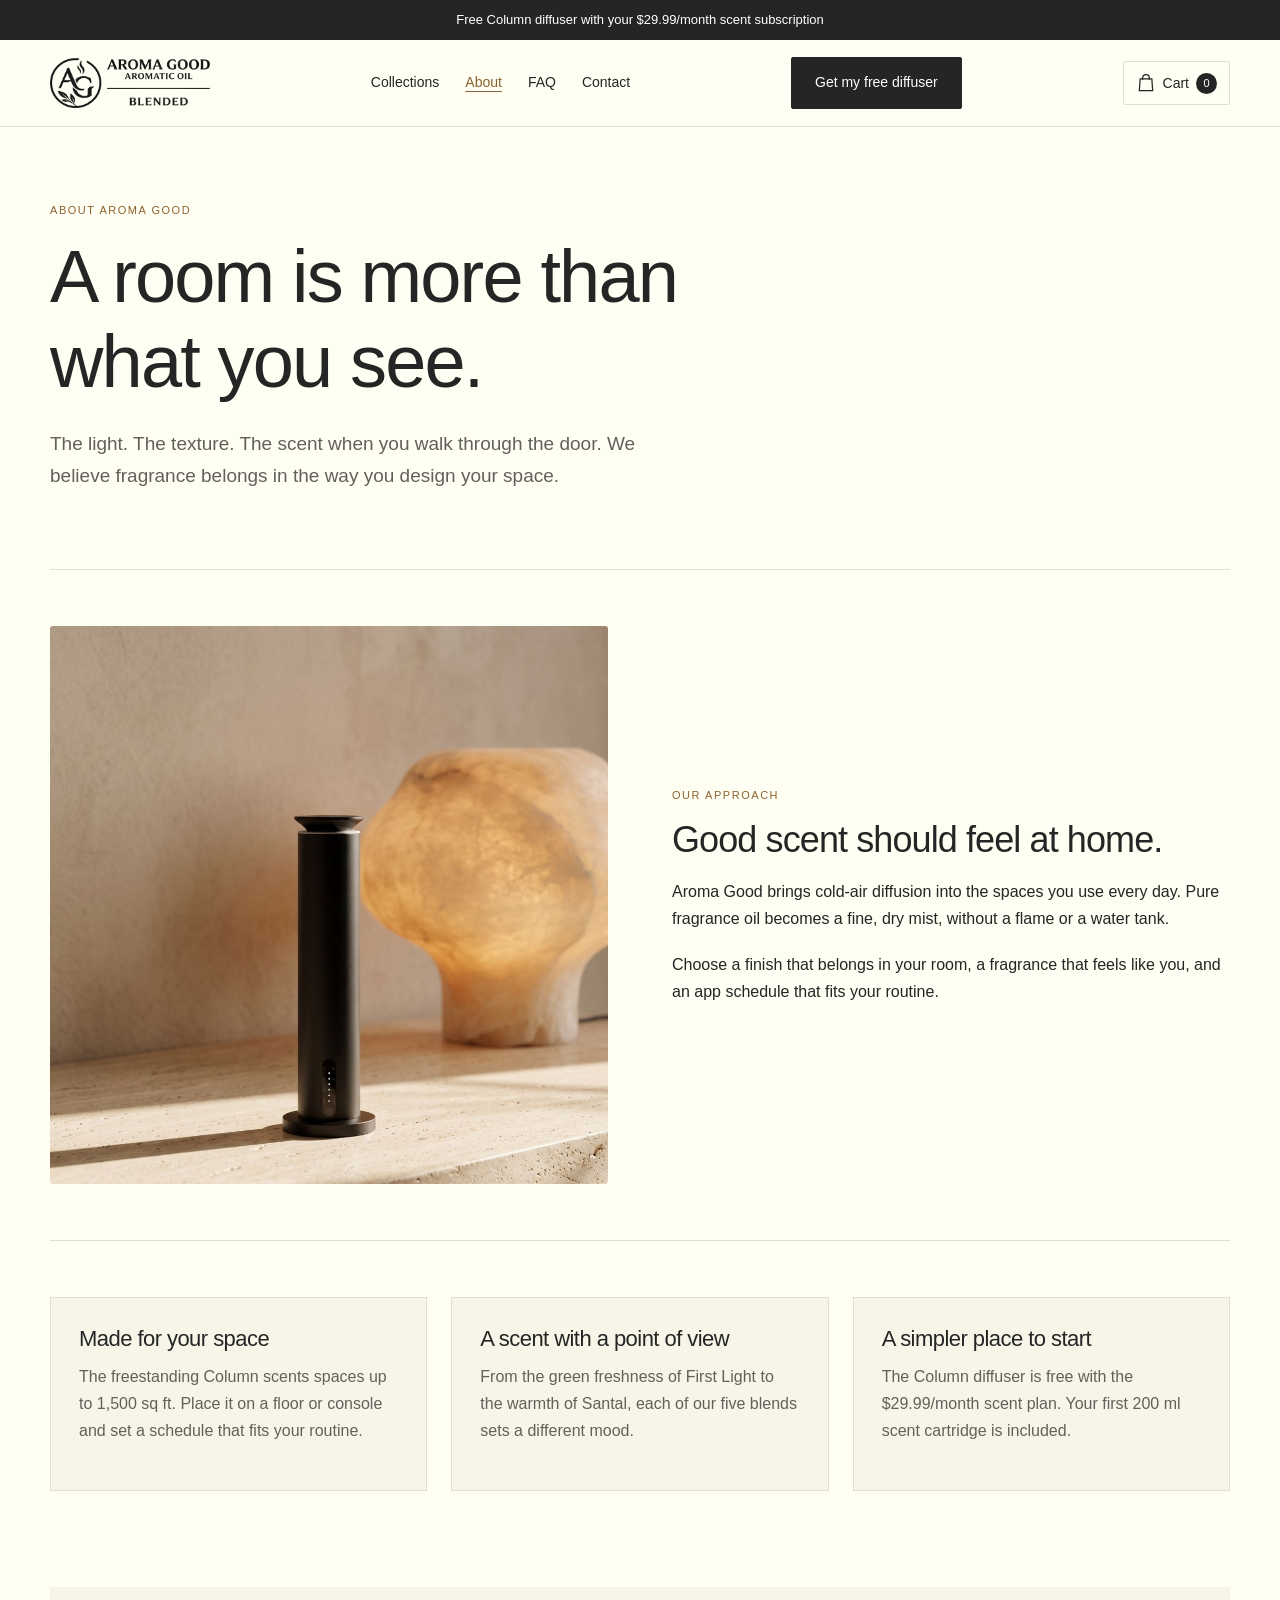
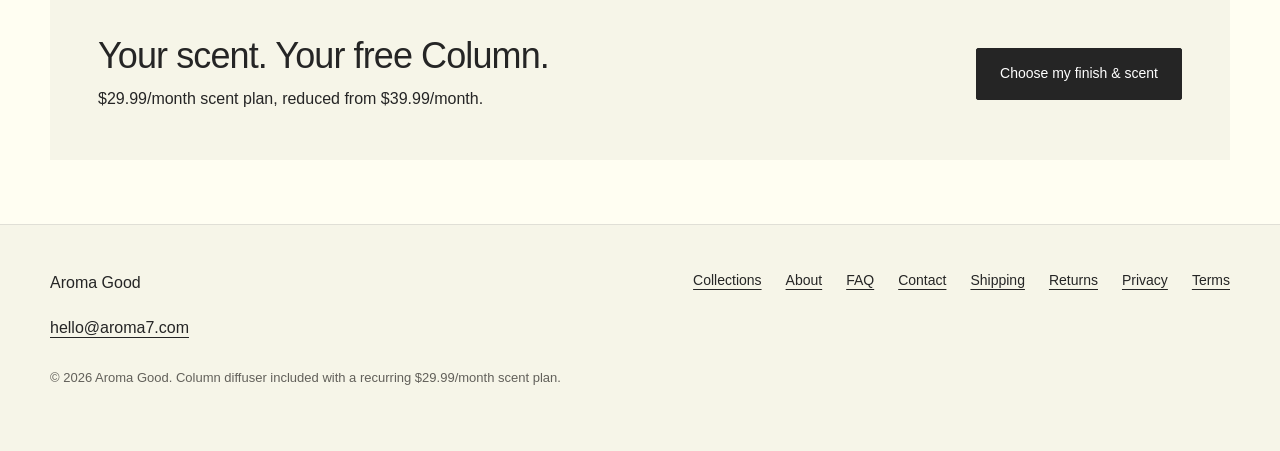
<file: about.html>
<!DOCTYPE html>
<html lang="en"><head><meta charset="utf-8"><meta name="viewport" content="width=device-width, initial-scale=1">
<title>About us | Aroma Good</title><meta name="description" content="Meet Aroma Good: cold-air fragrance, considered design, and a scent plan with a free Column diffuser.">
<link rel="canonical" href="https://aroma7.com/about.html"><meta property="og:type" content="website"><meta property="og:title" content="About us | Aroma Good"><meta property="og:description" content="Meet Aroma Good: cold-air fragrance, considered design, and a scent plan with a free Column diffuser."><meta property="og:image" content="https://aroma7.com/assets/banner-spa-steel.jpg">
<link rel="icon" href="assets/logo-mark.png"><link rel="stylesheet" href="assets/site-pages.css"><link rel="stylesheet" href="assets/cart.css">
<script src="assets/cart-store.js"></script>
<script src="assets/cart-ui.js" defer></script>
</head><body>
<a class="skip" href="#main">Skip to content</a><div class="announcement">Free Column diffuser with your $29.99/month scent subscription</div>
<header class="header"><div class="wrap header-in"><a class="logo" href="index.html" aria-label="Aroma Good home"><img src="assets/logo-aroma-good.png" alt="Aroma Good" width="485" height="154"></a><nav class="nav" aria-label="Main"><a href="collections.html">Collections</a><a href="about.html" aria-current="page">About</a><a href="faq.html">FAQ</a><a href="contact.html">Contact</a></nav><a class="btn" href="product.html?unit=column#buy">Get my free diffuser</a></div></header>
<main id="main" class="wrap"><section class="hero"><p class="eyebrow">About Aroma Good</p><h1>A room is more than what you see.</h1><p class="lede">The light. The texture. The scent when you walk through the door. We believe fragrance belongs in the way you design your space.</p></section>
<section class="section split"><img class="photo" src="assets/lifestyle-charcoal-lamp.jpg" alt="Charcoal Aroma Good diffuser on a shelf beside a lamp" width="1080" height="1080"><div><p class="eyebrow">Our approach</p><h2>Good scent should feel at home.</h2><p>Aroma Good brings cold-air diffusion into the spaces you use every day. Pure fragrance oil becomes a fine, dry mist, without a flame or a water tank.</p><p>Choose a finish that belongs in your room, a fragrance that feels like you, and an app schedule that fits your routine.</p></div></section>
<section class="section"><div class="grid"><article class="card"><h3>Made for your space</h3><p>The freestanding Column scents spaces up to 1,500 sq ft. Place it on a floor or console and set a schedule that fits your routine.</p></article><article class="card"><h3>A scent with a point of view</h3><p>From the green freshness of First Light to the warmth of Santal, each of our five blends sets a different mood.</p></article><article class="card"><h3>A simpler place to start</h3><p>The Column diffuser is free with the $29.99/month scent plan. Your first 200 ml scent cartridge is included.</p></article></div></section><aside class="cta-band"><div><h2>Your scent. Your free Column.</h2><p>$29.99/month scent plan, reduced from $39.99/month.</p></div><a class="btn" href="product.html?unit=column#buy">Choose my finish &amp; scent</a></aside></main>
<footer class="footer"><div class="wrap"><div class="footer-in"><div><p>Aroma Good</p><a href="mailto:hello@aroma7.com">hello@aroma7.com</a></div><nav aria-label="Footer"><a href="collections.html">Collections</a><a href="about.html" aria-current="page">About</a><a href="faq.html">FAQ</a><a href="contact.html">Contact</a><a href="shipping.html">Shipping</a><a href="returns.html">Returns</a><a href="privacy.html">Privacy</a><a href="terms.html">Terms</a></nav></div><p class="fine">&copy; 2026 Aroma Good. Column diffuser included with a recurring $29.99/month scent plan.</p></div></footer></body></html>
</file>
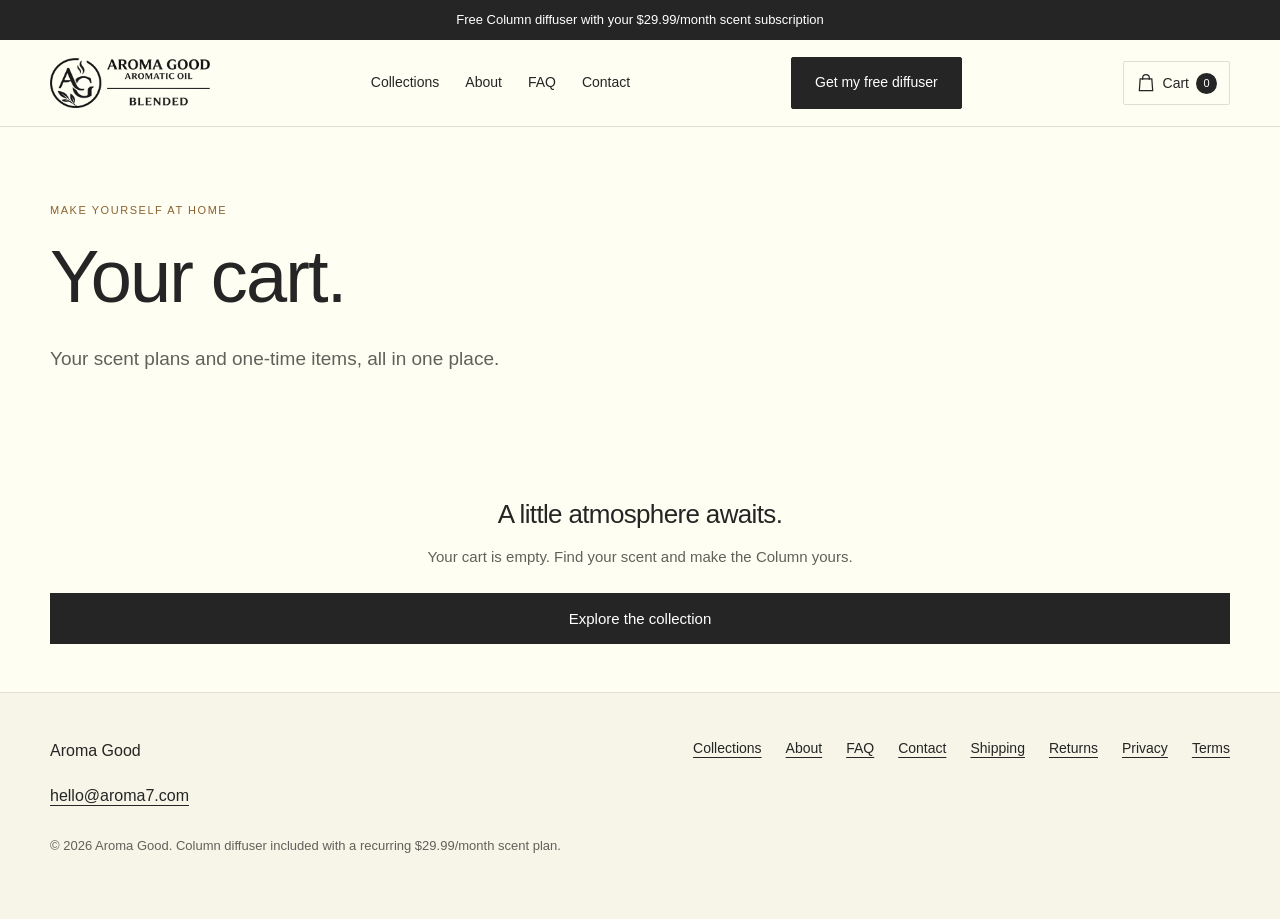
<file: cart.html>
<!DOCTYPE html>
<html lang="en"><head><meta charset="utf-8"><meta name="viewport" content="width=device-width, initial-scale=1">
<title>Your cart | Aroma Good</title><meta name="description" content="Review your Aroma Good scent plans, free Column diffusers, and one-time items before checkout.">
<link rel="canonical" href="https://aroma7.com/cart.html"><meta property="og:type" content="website"><meta property="og:title" content="Your cart | Aroma Good"><meta property="og:description" content="Review your scent plans, free Column diffusers, and one-time items before checkout."><meta property="og:image" content="https://aroma7.com/assets/banner-spa-steel.jpg">
<link rel="icon" href="assets/logo-mark.png"><link rel="stylesheet" href="assets/site-pages.css"><link rel="stylesheet" href="assets/cart.css">
<script src="assets/cart-store.js"></script>
<script src="assets/cart-ui.js" defer></script>
</head><body>
<a class="skip" href="#main">Skip to content</a><div class="announcement">Free Column diffuser with your $29.99/month scent subscription</div>
<header class="header"><div class="wrap header-in"><a class="logo" href="index.html" aria-label="Aroma Good home"><img src="assets/logo-aroma-good.png" alt="Aroma Good" width="485" height="154"></a><nav class="nav" aria-label="Main"><a href="collections.html">Collections</a><a href="about.html">About</a><a href="faq.html">FAQ</a><a href="contact.html">Contact</a></nav><a class="btn" href="product.html?unit=column#buy">Get my free diffuser</a></div></header>
<main id="main" class="wrap"><section class="hero"><p class="eyebrow">Make yourself at home</p><h1>Your cart.</h1><p class="lede">Your scent plans and one-time items, all in one place.</p></section><p class="ag-cart-status" data-ag-page-status role="status" aria-live="polite"></p><section class="ag-cart" data-ag-cart-content data-ag-cart-page aria-label="Cart items and totals"></section><noscript><p>Enable JavaScript to view and edit your cart, or <a href="contact.html">contact us</a> for help.</p></noscript></main>
<footer class="footer"><div class="wrap"><div class="footer-in"><div><p>Aroma Good</p><a href="mailto:hello@aroma7.com">hello@aroma7.com</a></div><nav aria-label="Footer"><a href="collections.html">Collections</a><a href="about.html">About</a><a href="faq.html">FAQ</a><a href="contact.html">Contact</a><a href="shipping.html">Shipping</a><a href="returns.html">Returns</a><a href="privacy.html">Privacy</a><a href="terms.html">Terms</a></nav></div><p class="fine">&copy; 2026 Aroma Good. Column diffuser included with a recurring $29.99/month scent plan.</p></div></footer></body></html>
</file>
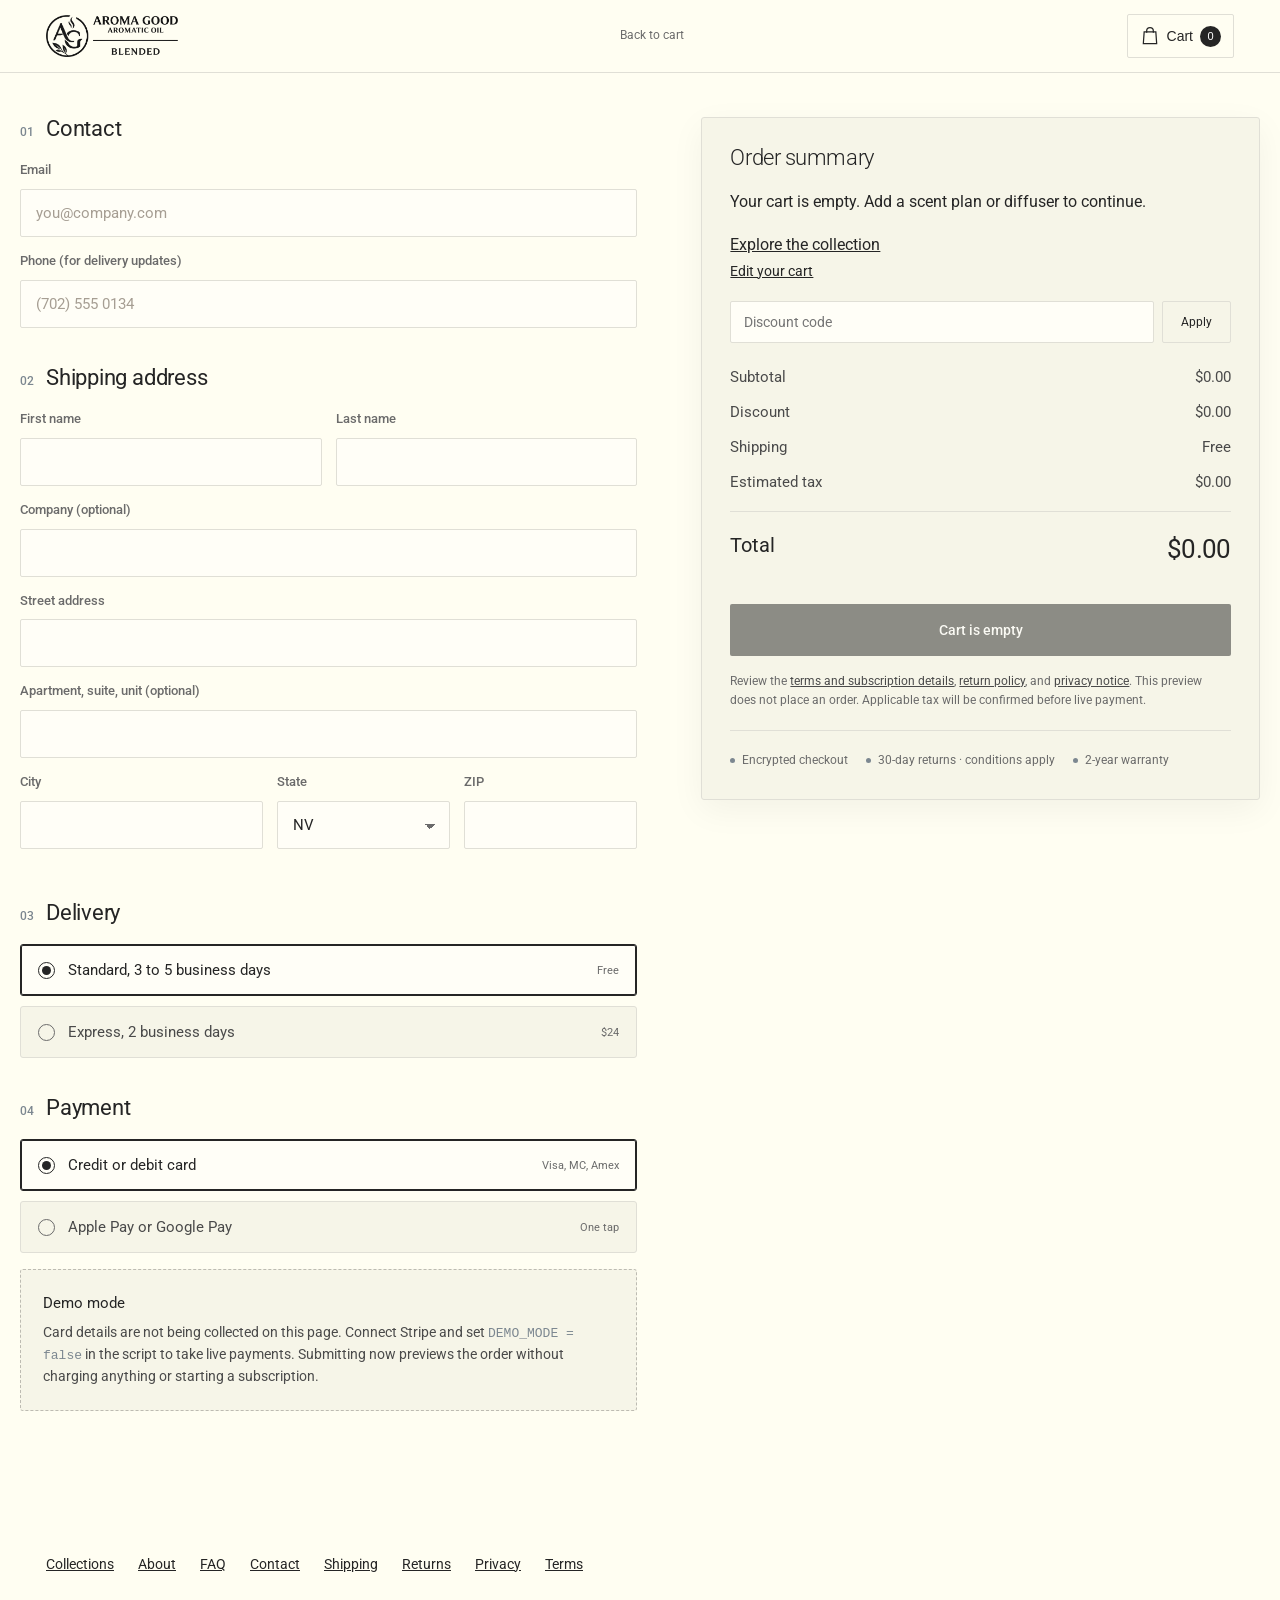
<file: checkout.html>
<!DOCTYPE html>
<html lang="en">
<head>
<meta charset="utf-8">
<meta name="viewport" content="width=device-width, initial-scale=1">
<title>Checkout | Aroma Good</title>
<meta name="robots" content="noindex,nofollow">
<link rel="preconnect" href="https://fonts.googleapis.com">
<link rel="preconnect" href="https://fonts.gstatic.com" crossorigin>
<link href="https://fonts.googleapis.com/css2?family=Roboto:ital,wght@0,300;0,400;0,500;0,700;1,300&display=swap" rel="stylesheet">
<style>
/* ============================================================
   AROMA GOOD shared system: light retail
   Token names kept from the dark build so page rules keep working.
   ============================================================ */
:root{
  --ink:#FFFEF2;                 /* page ground        */
  --ink-2:#F6F5E8;               /* soft band          */
  --stone:#EBEADE;               /* deeper band        */
  --clay:#6B6B6B;                /* labels, tertiary   */
  --sand:#252525;                /* primary text       */
  --sand-dim:#4A4A4A;            /* secondary text     */
  --linen:#EBEADE;
  --gold:#A9793C;
  --gold-lite:#8A6230;           /* hover: darker on light ground */
  --accent:#7C8790;              /* retinted by the finish selector */
  --accent-soft:rgba(124,135,144,.10);
  --edge:#E0DFD6;
  --dark:#252525;                /* inverse bands      */
  --display:"Roboto","Helvetica Neue",Arial,sans-serif;
  --body:"Roboto","Helvetica Neue",Arial,sans-serif;
  --maxw:1240px;
  color-scheme:light;
}
*{box-sizing:border-box}
html{scroll-behavior:smooth;-webkit-text-size-adjust:100%}
body{
  margin:0;background:var(--ink);color:var(--sand);
  font-family:var(--body);font-weight:400;font-size:16px;line-height:1.6;
  -webkit-font-smoothing:antialiased;
}
img{max-width:100%;display:block;height:auto}
a{color:inherit}
.wrap{width:100%;max-width:var(--maxw);margin:0 auto;padding:0 26px}

/* --- announcement bar --- */
.ann{background:var(--dark);color:#EFE9E1;text-align:center;font-size:13px;
  letter-spacing:0;text-transform:none;height:40px;position:relative;overflow:hidden}
.ann span{position:absolute;inset:0;display:flex;align-items:center;justify-content:center;
  opacity:0;transition:opacity .5s ease;padding:0 16px}
.ann span.on{opacity:1}

/* --- type --- */
.eyebrow{
  font-family:var(--body);font-size:14px;font-weight:500;letter-spacing:0;
  text-transform:none;color:var(--clay);margin:0 0 16px;
}
h1,h2,h3{font-family:var(--display);font-weight:300;line-height:1.12;margin:0;letter-spacing:-.02em}
h1{font-size:clamp(32px,4.2vw,52px)}
h2{font-size:clamp(24px,2.6vw,30px)}
h3{font-size:20px;line-height:1.3;font-weight:400;letter-spacing:-.01em}
p{margin:0 0 18px}
.lede{font-size:18px;color:var(--sand-dim);max-width:54ch}
.sect{padding:108px 0;position:relative}
.sect-head{max-width:660px;margin-bottom:46px}

/* --- the vent slot motif --- */
.slot{width:3px;height:56px;border-radius:2px;margin:0 auto 34px;
  background:linear-gradient(180deg,transparent,var(--accent) 24%,var(--accent) 76%,transparent)}

/* --- buttons --- */
.btn{
  display:inline-flex;align-items:center;justify-content:center;gap:10px;
  font-family:var(--body);font-size:14px;font-weight:500;letter-spacing:0;text-transform:none;
  padding:17px 32px;border-radius:2px;border:1px solid transparent;cursor:pointer;white-space:nowrap;
  text-decoration:none;transition:background .18s ease,color .18s ease,border-color .18s ease;
}
.btn-primary{background:var(--dark);color:#FFF}
.btn-primary:hover{background:#332E28}
.btn-ghost{border-color:var(--sand);color:var(--sand);background:none}
.btn-ghost:hover{background:var(--sand);color:#FFF}
.btn:focus-visible,button:focus-visible,a:focus-visible{outline:2px solid var(--accent);outline-offset:3px;border-radius:2px}

/* ============================ HEADER ============================ */
.hdr{position:sticky;top:0;z-index:60;backdrop-filter:blur(14px);
  background:rgba(255,254,242,.94);border-bottom:1px solid var(--edge)}
.hdr-in{display:flex;align-items:center;justify-content:space-between;height:70px}
.mark{font-family:var(--display);font-size:21px;font-weight:500;letter-spacing:0;text-transform:none;text-decoration:none}
.mark span{color:var(--accent)}
.mark{display:inline-flex;align-items:center}
.mark img{height:42px;width:auto}
.mark-sm img{height:34px}
@media(max-width:420px){.mark img{height:34px}}
.hdr-nav{display:flex;align-items:center;gap:32px}
.hdr-nav a{font-size:14px;font-weight:500;letter-spacing:0;text-transform:none;text-decoration:none;color:var(--sand)}
.hdr-nav a:hover{color:var(--accent)}
.hdr .btn{padding:13px 24px;font-size:13px}
@media(max-width:860px){.hdr-nav a{display:none}}

.field{margin-bottom:20px}
.field label{display:block;font-size:13px;font-weight:500;letter-spacing:0;text-transform:none;color:var(--clay);margin-bottom:8px}
.field input,.field select{width:100%;background:#FFFEF7;border:1px solid var(--edge);color:var(--sand);
  font-family:var(--body);font-size:15px;font-weight:400;padding:14px 15px;border-radius:2px}
.field input:focus,.field select:focus{outline:2px solid var(--accent);outline-offset:1px;border-color:transparent}
.field select{appearance:none;-webkit-appearance:none;padding-right:40px;cursor:pointer;
  background-image:linear-gradient(45deg,transparent 50%,var(--clay) 50%),linear-gradient(135deg,var(--clay) 50%,transparent 50%);
  background-position:calc(100% - 19px) 22px,calc(100% - 14px) 22px;background-size:5px 5px;background-repeat:no-repeat}
.field input::placeholder{color:#A69E93}
.field input[type=number]{-moz-appearance:textfield}
.field input[type=number]::-webkit-outer-spin-button,.field input[type=number]::-webkit-inner-spin-button{-webkit-appearance:none;margin:0}

/* ============================ FOOTER ============================ */
.ftr{border-top:1px solid var(--edge);background:var(--ink-2);padding:64px 0 110px;font-size:14px}
.ftr-top{display:grid;grid-template-columns:1.5fr repeat(3,1fr);gap:40px;padding-bottom:44px;border-bottom:1px solid var(--edge)}
.ftr h4{font-size:15px;font-weight:500;letter-spacing:0;text-transform:none;color:var(--sand);
  margin:0 0 18px;padding-bottom:12px;border-bottom:1px solid var(--edge)}
.ftr ul{list-style:none;margin:0;padding:0}
.ftr li{margin-bottom:16px}
.ftr a{color:var(--sand-dim);text-decoration:none}
.ftr a:hover{color:var(--accent)}
.ftr .news p{color:var(--sand-dim);font-size:14px;max-width:34ch}
.ftr-form{display:flex;gap:8px;max-width:330px}
.ftr-form input{flex:1;background:#FFFEF7;border:1px solid var(--edge);border-radius:2px;padding:12px 13px;
  font-family:var(--body);font-size:14px;color:var(--sand)}
.ftr-form input:focus{outline:2px solid var(--accent);outline-offset:1px}
.ftr-form button{background:var(--dark);color:#FFF;border:0;border-radius:2px;padding:0 18px;cursor:pointer;
  font-family:var(--body);font-size:13px;font-weight:500;letter-spacing:0;text-transform:none}
.ftr-bot{display:flex;justify-content:space-between;gap:20px;flex-wrap:wrap;align-items:center;
  padding-top:26px;color:var(--clay);font-size:12px}
.ftr-bot nav{display:flex;gap:22px;flex-wrap:wrap}
@media(max-width:820px){.ftr-top{grid-template-columns:1fr 1fr;gap:32px}}
@media(max-width:520px){.ftr-top{grid-template-columns:1fr}}

/* --- mobile sticky CTA --- */
.dock{position:fixed;left:0;right:0;bottom:0;z-index:70;display:none;gap:12px;align-items:center;
  padding:11px 16px;background:rgba(255,255,255,.97);backdrop-filter:blur(12px);border-top:1px solid var(--edge);
  box-shadow:0 -6px 24px rgba(20,18,16,.07)}
.dock .btn{flex:1;padding:15px 10px}
.dock span{font-size:12px;font-weight:500;letter-spacing:0;text-transform:none;color:var(--sand)}
@media(max-width:720px){.dock{display:flex}.ftr{padding-bottom:104px}
  .btn{padding:16px 20px;font-size:11px;letter-spacing:0}}

/* --- reveal --- */
.rv{opacity:0;transform:translateY(16px);transition:opacity .7s ease,transform .7s ease}
.rv.in{opacity:1;transform:none}
@media(prefers-reduced-motion:reduce){.rv{opacity:1;transform:none;transition:none}
  html{scroll-behavior:auto}}

/* ============================ CHECKOUT ============================ */
/* Deliberately stripped: no nav, no footer links, nothing to click away with. */
.co-hdr{border-bottom:1px solid var(--edge);background:var(--ink)}
.co-hdr-in{display:flex;align-items:center;justify-content:space-between;height:72px}
.co-back{font-size:12px;letter-spacing:0;text-transform:none;color:var(--clay);text-decoration:none}
.co-back:hover{color:var(--gold-lite)}

.co{display:grid;grid-template-columns:1.05fr .95fr;gap:64px;padding:44px 0 110px;align-items:start}
@media(max-width:940px){.co{grid-template-columns:1fr;gap:36px;padding:28px 0 80px}
  .summary{order:-1}}

.step{margin-bottom:38px}
.step-h{display:flex;align-items:baseline;gap:12px;margin-bottom:18px}
.step-h b{font-family:var(--display);font-weight:500;font-size:12px;letter-spacing:0;color:var(--accent)}
.step-h h2{font-size:22px;font-weight:400;letter-spacing:-.01em}

.row{display:grid;grid-template-columns:1fr 1fr;gap:14px}
.row-3{display:grid;grid-template-columns:1.4fr 1fr 1fr;gap:14px}
@media(max-width:560px){.row,.row-3{grid-template-columns:1fr}}
.field{margin-bottom:14px}
.err{border-color:#B3261E !important}
.err-msg{display:none;color:#B3261E;font-size:13px;margin:6px 0 0}
.field.bad .err-msg{display:block}

.pay-opts{display:grid;gap:10px;margin-bottom:16px}
.pay{display:flex;align-items:center;gap:13px;border:1px solid var(--edge);border-radius:3px;padding:16px 17px;
  cursor:pointer;background:var(--ink-2);font-family:var(--body);font-size:15px;color:var(--sand-dim);text-align:left;width:100%}
.pay[aria-pressed="true"]{border-color:var(--sand);background:#FFFEF7;color:var(--sand);box-shadow:inset 0 0 0 1px var(--sand)}
.pay i{width:17px;height:17px;border-radius:50%;border:1px solid var(--clay);flex:none;position:relative}
.pay[aria-pressed="true"] i{border-color:var(--sand)}
.pay[aria-pressed="true"] i::after{content:"";position:absolute;inset:3px;border-radius:50%;background:var(--sand)}
.pay small{margin-left:auto;font-size:11px;letter-spacing:0;text-transform:none;color:var(--clay)}

.stripe-slot{border:1px dashed rgba(20,18,16,.25);border-radius:3px;padding:22px;background:var(--ink-2);
  font-size:14px;color:var(--sand-dim);line-height:1.55}
.stripe-slot b{display:block;color:var(--sand);font-weight:400;margin-bottom:6px;font-size:15px}
.stripe-slot code{font-size:13px;color:var(--accent)}

/* --- summary rail --- */
.summary{border:1px solid var(--edge);border-radius:3px;background:var(--ink-2);padding:28px;position:sticky;top:24px;
  box-shadow:0 10px 34px rgba(20,18,16,.05)}
@media(max-width:940px){.summary{position:static}}
.line{display:flex;gap:16px;padding-bottom:20px;margin-bottom:20px;border-bottom:1px solid var(--edge)}
.line img{width:96px;height:96px;object-fit:cover;border-radius:2px;border:1px solid var(--edge);flex:none}
.line h3{font-size:17px;font-weight:400;margin-bottom:4px}
.line p{margin:0;font-size:13px;color:var(--clay);line-height:1.5}
.line .amt{margin-left:auto;font-size:16px;white-space:nowrap}
.line-2{display:flex;justify-content:space-between;gap:16px;font-size:14px;color:var(--sand-dim);
  padding-bottom:20px;margin-bottom:20px;border-bottom:1px solid var(--edge)}

.promo{display:flex;gap:8px;margin-bottom:22px}
.promo input{flex:1;background:#FFFEF7;border:1px solid var(--edge);color:var(--sand);
  font-family:var(--body);font-size:14px;padding:12px 13px;border-radius:2px}
.promo input:focus{outline:2px solid var(--accent);outline-offset:1px}
.promo button{background:none;border:1px solid var(--edge);color:var(--sand);border-radius:2px;padding:0 18px;
  cursor:pointer;font-family:var(--body);font-size:12px;letter-spacing:0;text-transform:none}
.promo button:hover{border-color:var(--accent);color:var(--gold-lite)}
.promo-msg{font-size:13px;margin:-14px 0 20px;color:#2E7D32;display:none}
.promo-msg.show{display:block}
.promo-msg.no{color:#B3261E}

.totals div{display:flex;justify-content:space-between;gap:16px;font-size:15px;color:var(--sand-dim);margin-bottom:11px}
.totals .grand{border-top:1px solid var(--edge);margin-top:17px;padding-top:17px;font-size:20px;color:var(--sand)}
.totals .grand b{font-weight:400;font-family:var(--display);font-size:26px;letter-spacing:-.02em}
.summary .btn{width:100%;margin-top:22px}
.fine{font-size:12px;color:var(--clay);margin:16px 0 0;line-height:1.6}
.fine a{color:var(--sand-dim)}

.badges{display:flex;gap:18px;flex-wrap:wrap;margin-top:20px;padding-top:20px;border-top:1px solid var(--edge);
  font-size:12px;color:var(--clay)}
.badges span{display:flex;align-items:center;gap:7px}
.badges span::before{content:"";width:5px;height:5px;border-radius:50%;background:var(--accent)}

/* --- confirmation --- */
.done{display:none;text-align:center;max-width:560px;margin:0 auto;padding:90px 0 120px}
.done .slot{margin-bottom:34px}
.done h1{font-size:clamp(32px,4.4vw,46px);margin-bottom:16px}
.done p{color:var(--sand-dim)}
.done .ref{display:inline-block;border:1px solid var(--edge);border-radius:2px;padding:12px 20px;margin:14px 0 26px;
  font-size:14px;letter-spacing:0;color:var(--sand)}
#checkoutItems .line{display:grid;grid-template-columns:64px minmax(0,1fr);gap:12px}
#checkoutItems .line img{width:64px;height:76px;grid-row:span 2}
#checkoutItems .line .amt{grid-column:2;margin-left:0;font-size:14px}
#payBtn:disabled{opacity:.5;cursor:not-allowed}
</style>
<link rel="stylesheet" href="assets/cart.css">
<script src="assets/cart-store.js"></script>
<script src="assets/cart-ui.js" defer></script>
</head>
<body>

<header class="co-hdr">
  <div class="wrap co-hdr-in">
    <a class="mark" href="index.html"><img src="assets/logo-aroma-good.png" width="485" height="154" alt="Aroma Good"></a>
    <a class="co-back" href="product.html" id="backLink">Back to product</a>
  </div>
</header>

<main class="wrap co" id="co">

  <!-- ================= FORM ================= -->
  <form id="coForm" novalidate>

    <div class="step">
      <div class="step-h"><b>01</b><h2>Contact</h2></div>
      <div class="field">
        <label for="email">Email</label>
        <input type="email" id="email" name="email" autocomplete="email" placeholder="you@company.com" required>
        <p class="err-msg">Enter an email we can send the receipt to.</p>
      </div>
      <div class="field" style="margin-bottom:0">
        <label for="phone">Phone (for delivery updates)</label>
        <input type="tel" id="phone" name="phone" autocomplete="tel" placeholder="(702) 555 0134">
      </div>
    </div>

    <div class="step">
      <div class="step-h"><b>02</b><h2>Shipping address</h2></div>
      <div class="row">
        <div class="field">
          <label for="fname">First name</label>
          <input type="text" id="fname" autocomplete="given-name" required>
          <p class="err-msg">Required.</p>
        </div>
        <div class="field">
          <label for="lname">Last name</label>
          <input type="text" id="lname" autocomplete="family-name" required>
          <p class="err-msg">Required.</p>
        </div>
      </div>
      <div class="field">
        <label for="company">Company (optional)</label>
        <input type="text" id="company" autocomplete="organization">
      </div>
      <div class="field">
        <label for="addr1">Street address</label>
        <input type="text" id="addr1" autocomplete="address-line1" required>
        <p class="err-msg">Required.</p>
      </div>
      <div class="field">
        <label for="addr2">Apartment, suite, unit (optional)</label>
        <input type="text" id="addr2" autocomplete="address-line2">
      </div>
      <div class="row-3">
        <div class="field">
          <label for="city">City</label>
          <input type="text" id="city" autocomplete="address-level2" required>
          <p class="err-msg">Required.</p>
        </div>
        <div class="field">
          <label for="stateSel">State</label>
          <select id="stateSel" autocomplete="address-level1"></select>
        </div>
        <div class="field">
          <label for="zip">ZIP</label>
          <input type="text" id="zip" inputmode="numeric" autocomplete="postal-code" required>
          <p class="err-msg">Required.</p>
        </div>
      </div>
    </div>

    <div class="step">
      <div class="step-h"><b>03</b><h2>Delivery</h2></div>
      <div class="pay-opts">
        <button class="pay" type="button" data-ship="0" data-label="Standard, 3 to 5 business days" aria-pressed="true">
          <i></i>Standard, 3 to 5 business days<small>Free</small>
        </button>
        <button class="pay" type="button" data-ship="24" data-label="Express, 2 business days" aria-pressed="false">
          <i></i>Express, 2 business days<small>$24</small>
        </button>
      </div>
    </div>

    <div class="step" style="margin-bottom:0">
      <div class="step-h"><b>04</b><h2>Payment</h2></div>
      <div class="pay-opts">
        <button class="pay" type="button" data-pay="card" aria-pressed="true"><i></i>Credit or debit card<small>Visa, MC, Amex</small></button>
        <button class="pay" type="button" data-pay="wallet" aria-pressed="false"><i></i>Apple Pay or Google Pay<small>One tap</small></button>
      </div>
      <!-- ============================================================
           PAYMENT INTEGRATION
           This page never touches raw card numbers, which is what keeps
           you out of PCI scope. Two supported options:

           A) Stripe Checkout (simplest). On submit, POST the cart to your
              server, create a Checkout Session, and redirect:
                 const {url} = await fetch('/api/checkout', {...}).then(r=>r.json());
                 window.location = url;

           B) Stripe Payment Element (stays on this page). Load
              https://js.stripe.com/v3/ then:
                 const stripe = Stripe('pk_live_xxx');
                 const elements = stripe.elements({clientSecret});
                 elements.create('payment').mount('#stripe-slot');

           Set DEMO_MODE = false below once one of these is wired up.
           ============================================================ -->
      <div class="stripe-slot" id="stripe-slot">
        <b>Demo mode</b>
        Card details are not being collected on this page. Connect Stripe and set
        <code>DEMO_MODE = false</code> in the script to take live payments. Submitting now
        previews the order without charging anything or starting a subscription.
      </div>
    </div>
  </form>

  <!-- ================= SUMMARY ================= -->
  <aside class="summary">
    <h2 style="font-size:22px;margin-bottom:18px">Order summary</h2>
    <p id="checkoutNotice" class="fine" role="status" hidden></p>
    <div id="checkoutItems"></div>
    <p><a href="cart.html" id="editCart" style="font-size:14px">Edit your cart</a></p>
    <div id="subscriptionSummary" class="fine" style="text-align:left;margin:18px 0">
      <p><strong>Column diffuser included: $0</strong></p>
      <p id="recurringAmount">Recurring scent plan: $29.99/month before tax. One-time extras are not included in the recurring charge.</p>
      <p>Refill delivery and commitment terms will be confirmed before enrollment. This checkout is a preview; no subscription will be started.</p>
    </div>
    <div class="promo">
      <input type="text" id="promo" placeholder="Discount code" aria-label="Discount code">
      <button type="button" id="promoBtn">Apply</button>
    </div>
    <p class="promo-msg" id="promoMsg"></p>

    <div class="totals">
      <div><span id="subtotalLabel">First payment subtotal</span><span id="tSub">$0.00</span></div>
      <div><span>Discount</span><span id="tDisc">$0</span></div>
      <div><span>Shipping</span><span id="tShip">Free</span></div>
      <div><span>Estimated tax</span><span id="tTax">$0.00</span></div>
      <div class="grand"><span>Total</span><b id="tGrand">$0.00</b></div>
    </div>

    <button class="btn btn-primary" type="submit" form="coForm" id="payBtn" data-cta="place-order" disabled>Cart is empty</button>
    <p class="fine">Review the <a href="terms.html">terms and subscription details</a>, <a href="returns.html">return policy</a>, and <a href="privacy.html">privacy notice</a>. This preview does not place an order. Applicable tax will be confirmed before live payment.</p>

    <div class="badges">
      <span>Encrypted checkout</span><span>30-day returns · conditions apply</span><span>2-year warranty</span>
    </div>
  </aside>
</main>
<footer class="wrap" style="padding:32px 26px 64px">
  <nav aria-label="Customer information" style="display:flex;flex-wrap:wrap;gap:16px 24px;font-size:14px">
    <a href="collections.html">Collections</a><a href="about.html">About</a><a href="faq.html">FAQ</a><a href="contact.html">Contact</a><a href="shipping.html">Shipping</a><a href="returns.html">Returns</a><a href="privacy.html">Privacy</a><a href="terms.html">Terms</a>
  </nav>
</footer>

<!-- ================= CONFIRMATION ================= -->
<section class="done wrap" id="done">
  <div class="slot" aria-hidden="true"></div>
  <h1>Checkout preview complete.</h1>
  <p id="doneMsg">No payment was taken and no subscription was started.</p>
  <p class="ref" id="doneRef">Order A7-000000</p>
  <p><a class="btn btn-ghost" href="index.html">Back to the home page</a></p>
</section>

<script>
/* ============================================================
   Set to false once Stripe is connected (see comment in markup).
   ============================================================ */
var DEMO_MODE = true;
var TAX_RATE  = 0.08375;                 /* Clark County, NV. Replace with a tax API for multi-state. */
var CODES     = { FOUNDING10: 0.10, WELCOME5: 0.05 };

var STATES = ['AL','AK','AZ','AR','CA','CO','CT','DE','FL','GA','HI','ID','IL','IN','IA','KS','KY','LA','ME','MD','MA','MI','MN','MS','MO','MT','NE','NV','NH','NJ','NM','NY','NC','ND','OH','OK','OR','PA','RI','SC','SD','TN','TX','UT','VT','VA','WA','WV','WI','WY','DC'];
var cart = {ship:0, disc:0, code:''};
var q = new URLSearchParams(location.search);
// Import a nonpersistent checkout snapshot or a legacy direct-product link once.
try {
  if (q.has('items')) AromaCart.replace(JSON.parse(q.get('items')));
  else if (q.has('unit')) AromaCart.addProduct({unit:q.get('unit'), finish:q.get('finish') || 'steel', scent:q.get('scent') || 'First Light', qty:Math.min(10, Math.max(1, parseInt(q.get('qty'), 10) || 1)), addon:q.get('addon') === '1'});
  if ((q.has('items') || q.has('unit')) && AromaCart.isSaved()) history.replaceState(null, '', 'checkout.html?cart=1');
} catch (error) {
  document.getElementById('checkoutNotice').hidden = false;
  document.getElementById('checkoutNotice').textContent = 'That checkout selection could not be loaded. Review the items in your cart.';
}
function money(cents){ return AromaCart.money(cents); }
function track(name, params){
  if (window.gtag) window.gtag('event', name, params || {});
  if (window.dataLayer) window.dataLayer.push(Object.assign({event:name}, params));
}
function totals(){
  var t = AromaCart.totals();
  var disc = Math.round(t.subtotal * cart.disc);
  var tax = Math.round((t.subtotal - disc) * TAX_RATE);
  var ship = t.count ? cart.ship : 0;
  return {sub:t.subtotal, monthly:t.monthly, disc:disc, tax:tax, ship:ship, grand:t.subtotal - disc + tax + ship};
}
function render(){
  var items = AromaCart.getItems(), t = totals();
  var container = document.getElementById('checkoutItems');
  container.replaceChildren();
  if (!items.length) {
    var empty = document.createElement('p');
    empty.textContent = 'Your cart is empty. Add a scent plan or diffuser to continue.';
    container.appendChild(empty);
    var shop = document.createElement('a'); shop.href = 'collections.html'; shop.textContent = 'Explore the collection'; container.appendChild(shop);
  }
  items.forEach(function(item){
    var d = AromaCart.details(item), line = document.createElement('div'); line.className = 'line';
    var img = document.createElement('img'); img.src = d.image; img.alt = d.name + ' ' + d.finish;
    var body = document.createElement('div'), title = document.createElement('h3'), meta = document.createElement('p');
    title.textContent = d.name;
    meta.textContent = [d.finish, item.scent, 'Qty ' + item.qty].filter(Boolean).join(' · ') + (d.monthly ? ' · Free Column and starter scent included' : '');
    body.append(title, meta);
    var amount = document.createElement('span'); amount.className = 'amt'; amount.textContent = money(d.price * item.qty) + (d.monthly ? '/mo' : '');
    line.append(img, body, amount); container.appendChild(line);
  });
  document.getElementById('subscriptionSummary').hidden = !t.monthly;
  document.getElementById('recurringAmount').textContent = 'Recurring scent plans: ' + money(t.monthly) + '/month before tax. One-time items, express shipping, and first-payment discounts do not change this recurring amount.';
  document.getElementById('subtotalLabel').textContent = t.monthly ? 'First payment subtotal' : 'Subtotal';
  document.getElementById('tSub').textContent = money(t.sub);
  document.getElementById('tDisc').textContent = t.disc ? '−' + money(t.disc) : money(0);
  document.getElementById('tShip').textContent = t.ship ? money(t.ship) : 'Free';
  document.getElementById('tTax').textContent = money(t.tax);
  document.getElementById('tGrand').textContent = money(t.grand);
  document.getElementById('payBtn').disabled = !items.length;
  document.getElementById('payBtn').textContent = !items.length ? 'Cart is empty' : (DEMO_MODE ? 'Preview checkout — ' : 'Pay ') + money(t.grand);
  document.getElementById('backLink').href = AromaCart.cartURL();
  document.getElementById('editCart').href = AromaCart.cartURL();
  document.getElementById('backLink').textContent = 'Back to cart';
}

/* ---------- state list ---------- */
(function(){
  var sel = document.getElementById('stateSel');
  sel.innerHTML = STATES.map(function(s){
    return '<option value="' + s + '"' + (s === 'NV' ? ' selected' : '') + '>' + s + '</option>';
  }).join('');
})();

/* ---------- delivery + payment toggles ---------- */
document.querySelectorAll('[data-ship]').forEach(function(b){
  b.addEventListener('click', function(){
    document.querySelectorAll('[data-ship]').forEach(function(x){ x.setAttribute('aria-pressed', String(x === b)); });
    cart.ship = Number(b.dataset.ship) * 100; render();
    track('set_shipping', {method: b.dataset.label});
  });
});
document.querySelectorAll('[data-pay]').forEach(function(b){
  b.addEventListener('click', function(){
    document.querySelectorAll('[data-pay]').forEach(function(x){ x.setAttribute('aria-pressed', String(x === b)); });
    track('set_payment', {method: b.dataset.pay});
  });
});

/* ---------- promo ---------- */
document.getElementById('promoBtn').addEventListener('click', function(){
  var input = document.getElementById('promo'), msg = document.getElementById('promoMsg');
  var code = input.value.trim().toUpperCase();
  msg.className = 'promo-msg show';
  if (CODES[code]){
    cart.disc = CODES[code]; cart.code = code;
    msg.textContent = code + ' applied, ' + Math.round(CODES[code] * 100) + '% off this payment.';
    track('apply_promo', {code: code, ok: true});
  } else {
    cart.disc = 0; cart.code = '';
    msg.classList.add('no');
    msg.textContent = code ? 'That code is not valid.' : 'Enter a code first.';
    track('apply_promo', {code: code, ok: false});
  }
  render();
});

/* ---------- validation + submit ---------- */
function validate(){
  var ok = true;
  ['email','fname','lname','addr1','city','zip'].forEach(function(id){
    var el = document.getElementById(id), field = el.closest('.field');
    var bad = !el.value.trim() || (id === 'email' && !el.checkValidity());
    field.classList.toggle('bad', bad);
    el.classList.toggle('err', bad);
    if (bad && ok){ el.focus(); ok = false; }
  });
  return ok;
}

document.getElementById('coForm').addEventListener('submit', function(e){
  e.preventDefault();
  if (!AromaCart.getItems().length || !validate()) return;

  var t = totals();
  var order = {
    email:  document.getElementById('email').value.trim(),
    name:   document.getElementById('fname').value.trim() + ' ' + document.getElementById('lname').value.trim(),
    address:{ line1:document.getElementById('addr1').value.trim(), line2:document.getElementById('addr2').value.trim(),
              city:document.getElementById('city').value.trim(), state:document.getElementById('stateSel').value,
              zip:document.getElementById('zip').value.trim() },
    items:AromaCart.getItems(), code:cart.code, total:t.grand,
    subscription:t.monthly ? {amount:t.monthly, currency:'USD', interval:'month'} : null
  };
  // Emit a purchase event only after the payment provider confirms a live payment.

  if (!DEMO_MODE){
    /* Live: hand the cart to your server, then redirect to the Stripe session URL.
       fetch('/api/checkout', {method:'POST', headers:{'Content-Type':'application/json'},
         body: JSON.stringify(order)}).then(r=>r.json()).then(s=>{ location = s.url; });        */
    return;
  }

  document.getElementById('co').style.display = 'none';
  var done = document.getElementById('done');
  done.style.display = 'block';
  document.getElementById('doneRef').textContent =
    'Preview A7-' + String(Math.floor(100000 + Math.random() * 899999));
  document.getElementById('doneMsg').textContent =
    'Your cart has been previewed. No order was placed, no payment was taken, and no subscription was started. Your items are still in your cart.';
  track('checkout_preview', {value:order.total / 100, currency:'USD', qty:AromaCart.totals().count});
  window.scrollTo({top:0, behavior:'smooth'});
});

AromaCart.subscribe(function(){
  document.getElementById('done').style.display = 'none';
  document.getElementById('co').style.display = '';
  render();
});
render();
track('view_checkout', {value:totals().grand / 100, qty:AromaCart.totals().count});
</script>
</body>
</html>
</file>
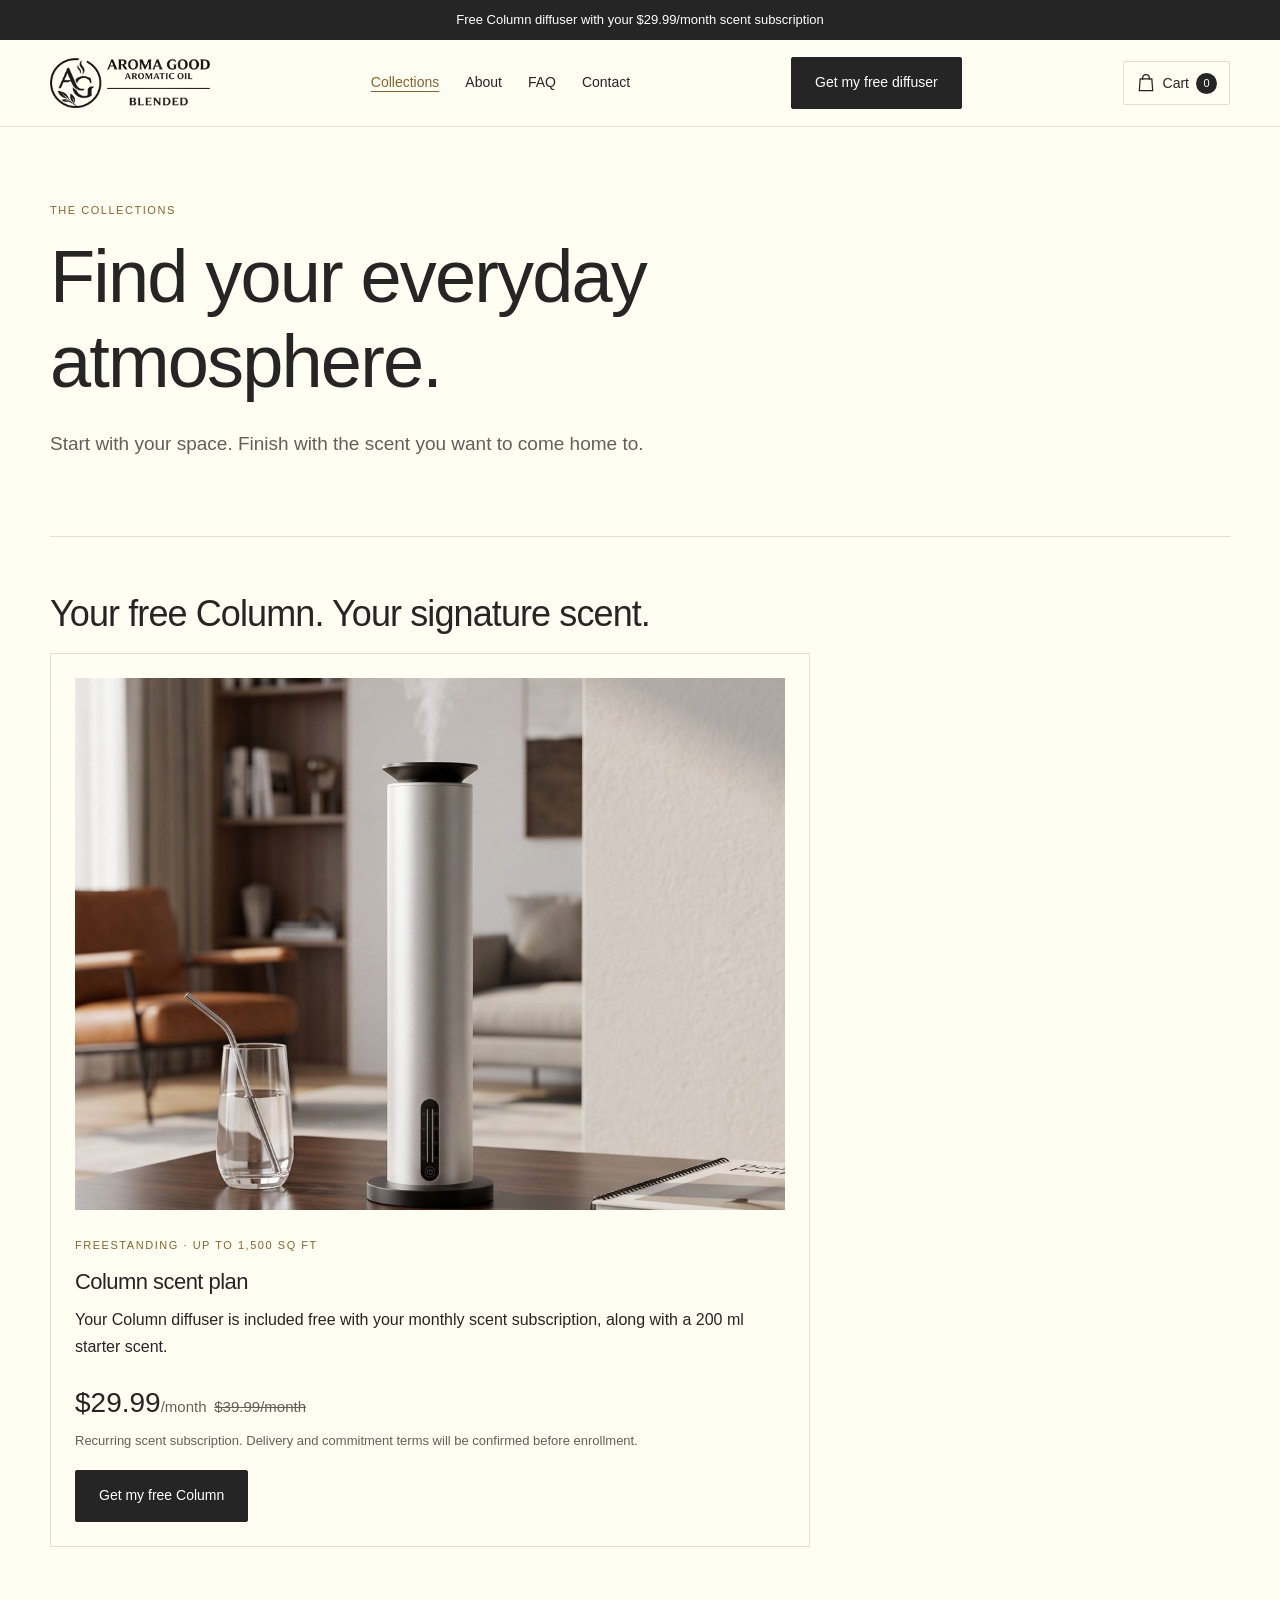
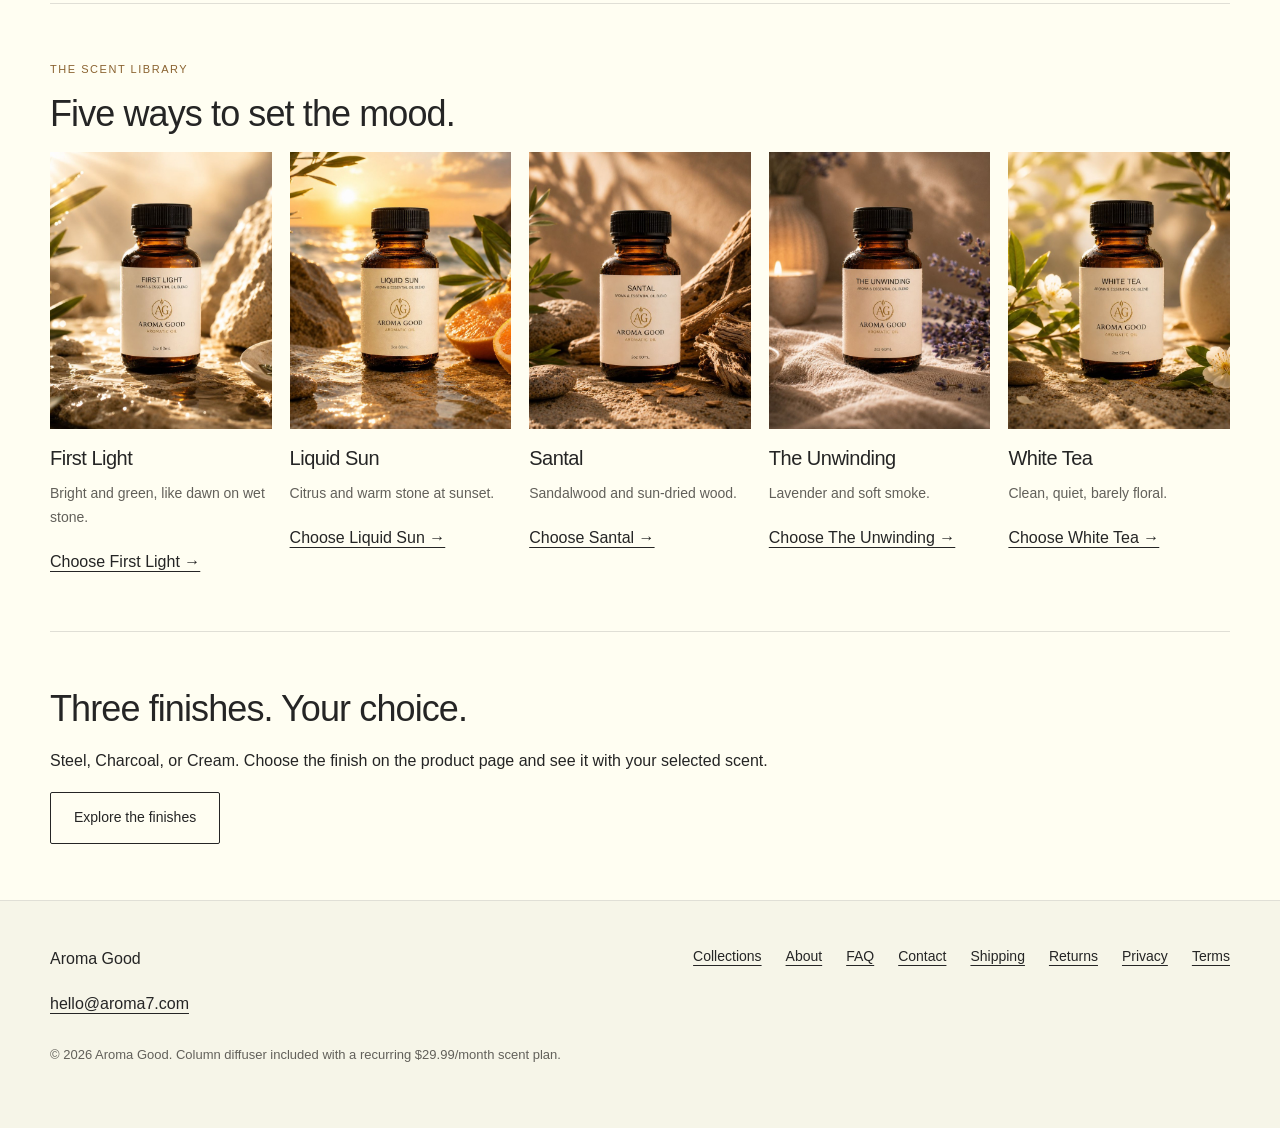
<file: collections.html>
<!DOCTYPE html>
<html lang="en"><head><meta charset="utf-8"><meta name="viewport" content="width=device-width, initial-scale=1">
<title>Collections | Aroma Good</title><meta name="description" content="Explore Aroma Good diffusers, three finishes, and five signature scents. Free Column with the $29.99/month scent plan.">
<link rel="canonical" href="https://aroma7.com/collections.html"><meta property="og:type" content="website"><meta property="og:title" content="Collections | Aroma Good"><meta property="og:description" content="Explore Aroma Good diffusers, three finishes, and five signature scents. Free Column with the $29.99/month scent plan."><meta property="og:image" content="https://aroma7.com/assets/banner-spa-steel.jpg">
<link rel="icon" href="assets/logo-mark.png"><link rel="stylesheet" href="assets/site-pages.css"><link rel="stylesheet" href="assets/cart.css">
<script src="assets/cart-store.js"></script>
<script src="assets/cart-ui.js" defer></script>
</head><body>
<a class="skip" href="#main">Skip to content</a><div class="announcement">Free Column diffuser with your $29.99/month scent subscription</div>
<header class="header"><div class="wrap header-in"><a class="logo" href="index.html" aria-label="Aroma Good home"><img src="assets/logo-aroma-good.png" alt="Aroma Good" width="485" height="154"></a><nav class="nav" aria-label="Main"><a href="collections.html" aria-current="page">Collections</a><a href="about.html">About</a><a href="faq.html">FAQ</a><a href="contact.html">Contact</a></nav><a class="btn" href="product.html?unit=column#buy">Get my free diffuser</a></div></header>
<main id="main" class="wrap"><section class="hero"><p class="eyebrow">The collections</p><h1>Find your everyday atmosphere.</h1><p class="lede">Start with your space. Finish with the scent you want to come home to.</p></section>
<section class="section" id="diffusers"><h2>Your free Column. Your signature scent.</h2><div class="product-grid column-collection"><article class="product-card"><img src="assets/aroma7-steel.jpg" alt="Column diffuser in Steel" width="1080" height="1080"><p class="eyebrow">Freestanding · up to 1,500 sq ft</p><h3>Column scent plan</h3><p>Your Column diffuser is included free with your monthly scent subscription, along with a 200 ml starter scent.</p><p class="price">$29.99<small>/month</small> <del>$39.99/month</del></p><p class="fine">Recurring scent subscription. Delivery and commitment terms will be confirmed before enrollment.</p><a class="btn" href="product.html?unit=column#buy">Get my free Column</a></article></div></section>
<section class="section" id="scents"><p class="eyebrow">The scent library</p><h2>Five ways to set the mood.</h2><div class="scents"><article class="scent"><img src="assets/scent-first-light.jpg" alt="First Light fragrance" width="500" height="625" loading="lazy"><h3>First Light</h3><p>Bright and green, like dawn on wet stone.</p><a href="product.html?unit=column&amp;scent=First%20Light#buy">Choose First Light &rarr;</a></article><article class="scent"><img src="assets/scent-liquid-sun.jpg" alt="Liquid Sun fragrance" width="500" height="625" loading="lazy"><h3>Liquid Sun</h3><p>Citrus and warm stone at sunset.</p><a href="product.html?unit=column&amp;scent=Liquid%20Sun#buy">Choose Liquid Sun &rarr;</a></article><article class="scent"><img src="assets/scent-santal.jpg" alt="Santal fragrance" width="500" height="625" loading="lazy"><h3>Santal</h3><p>Sandalwood and sun-dried wood.</p><a href="product.html?unit=column&amp;scent=Santal#buy">Choose Santal &rarr;</a></article><article class="scent"><img src="assets/scent-unwinding.jpg" alt="The Unwinding fragrance" width="500" height="625" loading="lazy"><h3>The Unwinding</h3><p>Lavender and soft smoke.</p><a href="product.html?unit=column&amp;scent=The%20Unwinding#buy">Choose The Unwinding &rarr;</a></article><article class="scent"><img src="assets/scent-white-tea.jpg" alt="White Tea fragrance" width="500" height="625" loading="lazy"><h3>White Tea</h3><p>Clean, quiet, barely floral.</p><a href="product.html?unit=column&amp;scent=White%20Tea#buy">Choose White Tea &rarr;</a></article></div></section><section class="section" id="finishes"><h2>Three finishes. Your choice.</h2><p>Steel, Charcoal, or Cream. Choose the finish on the product page and see it with your selected scent.</p><a class="btn secondary" href="product.html?unit=column#finishOptions">Explore the finishes</a></section></main>
<footer class="footer"><div class="wrap"><div class="footer-in"><div><p>Aroma Good</p><a href="mailto:hello@aroma7.com">hello@aroma7.com</a></div><nav aria-label="Footer"><a href="collections.html" aria-current="page">Collections</a><a href="about.html">About</a><a href="faq.html">FAQ</a><a href="contact.html">Contact</a><a href="shipping.html">Shipping</a><a href="returns.html">Returns</a><a href="privacy.html">Privacy</a><a href="terms.html">Terms</a></nav></div><p class="fine">&copy; 2026 Aroma Good. Column diffuser included with a recurring $29.99/month scent plan.</p></div></footer></body></html>
</file>
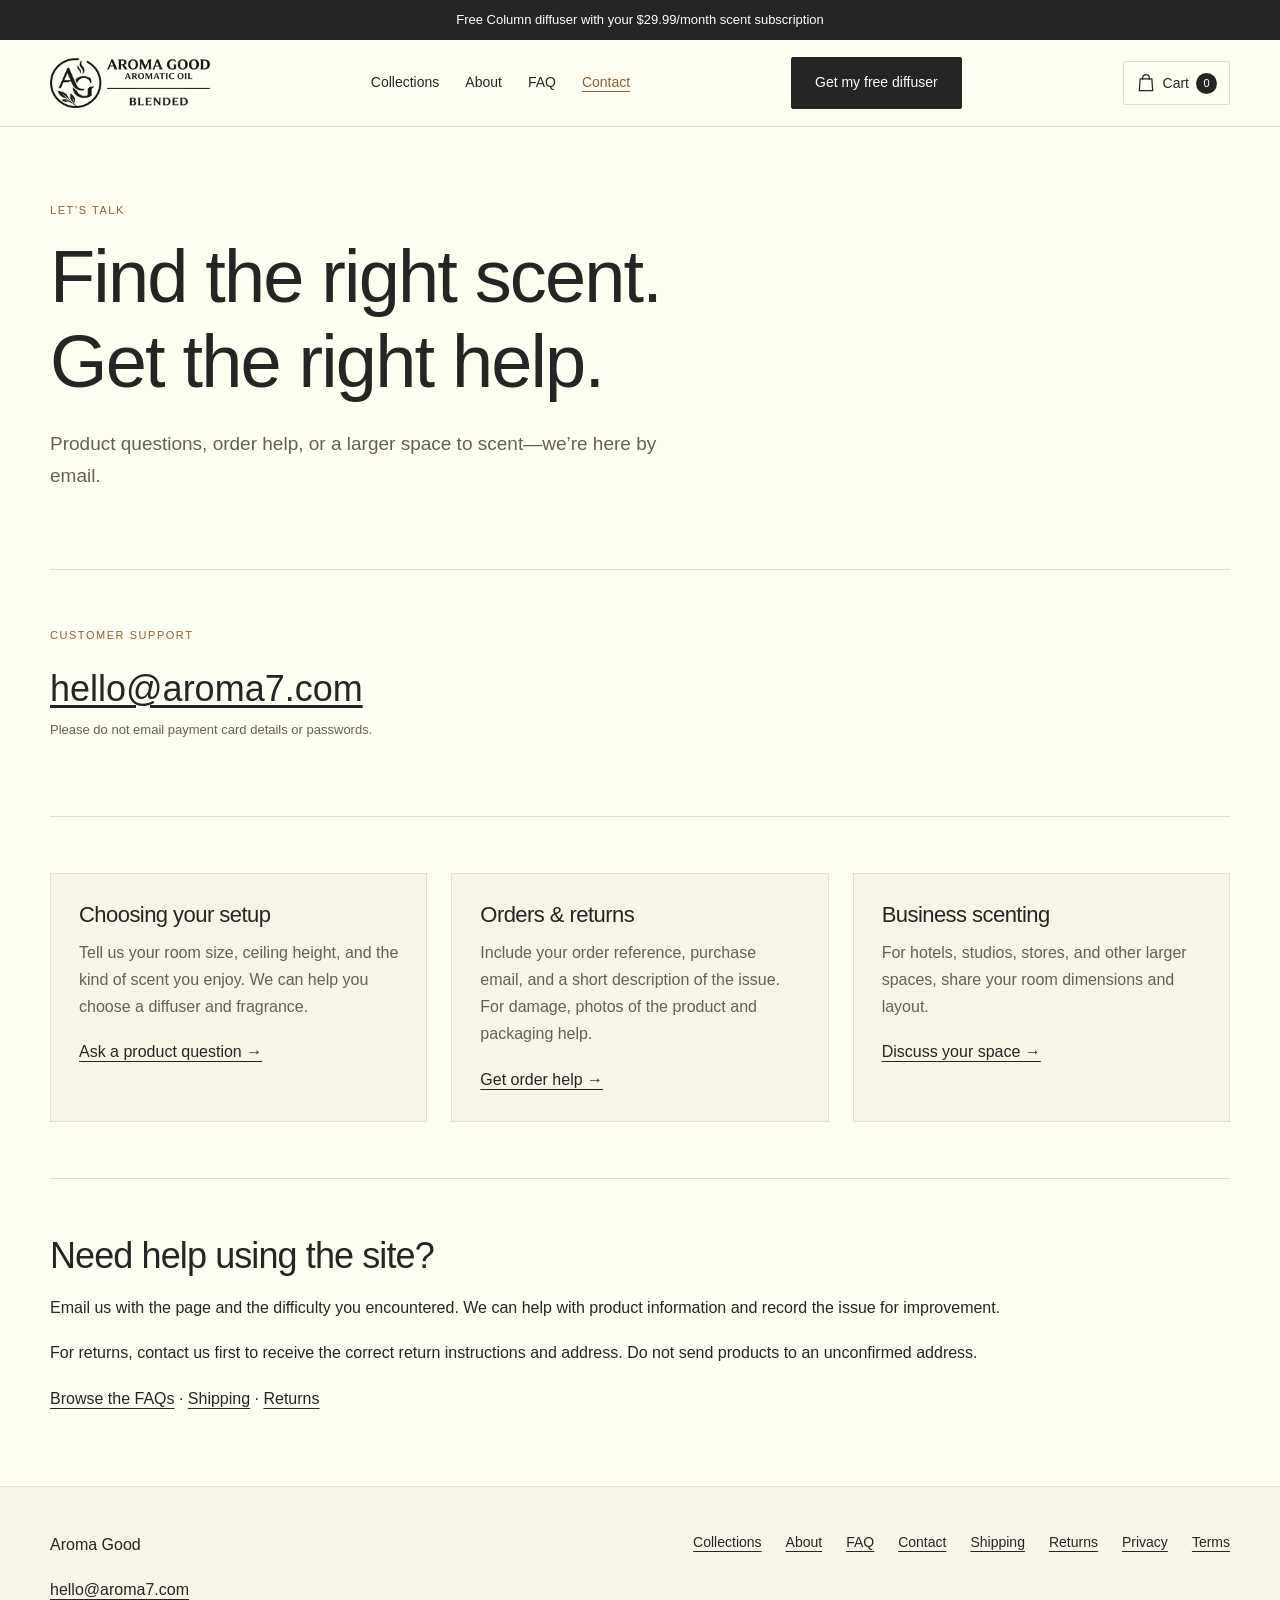
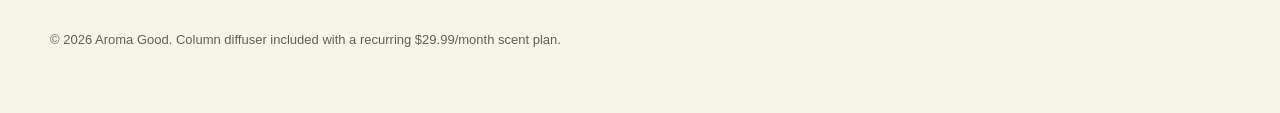
<file: contact.html>
<!DOCTYPE html>
<html lang="en"><head><meta charset="utf-8"><meta name="viewport" content="width=device-width, initial-scale=1">
<title>Contact us | Aroma Good</title><meta name="description" content="Contact Aroma Good at hello@aroma7.com for scent advice, product questions, shipping, returns, and business inquiries.">
<link rel="canonical" href="https://aroma7.com/contact.html"><meta property="og:type" content="website"><meta property="og:title" content="Contact us | Aroma Good"><meta property="og:description" content="Contact Aroma Good at hello@aroma7.com for scent advice, product questions, shipping, returns, and business inquiries."><meta property="og:image" content="https://aroma7.com/assets/banner-spa-steel.jpg">
<link rel="icon" href="assets/logo-mark.png"><link rel="stylesheet" href="assets/site-pages.css"><link rel="stylesheet" href="assets/cart.css">
<script src="assets/cart-store.js"></script>
<script src="assets/cart-ui.js" defer></script>
</head><body>
<a class="skip" href="#main">Skip to content</a><div class="announcement">Free Column diffuser with your $29.99/month scent subscription</div>
<header class="header"><div class="wrap header-in"><a class="logo" href="index.html" aria-label="Aroma Good home"><img src="assets/logo-aroma-good.png" alt="Aroma Good" width="485" height="154"></a><nav class="nav" aria-label="Main"><a href="collections.html">Collections</a><a href="about.html">About</a><a href="faq.html">FAQ</a><a href="contact.html" aria-current="page">Contact</a></nav><a class="btn" href="product.html?unit=column#buy">Get my free diffuser</a></div></header>
<main id="main" class="wrap"><section class="hero"><p class="eyebrow">Let’s talk</p><h1>Find the right scent. Get the right help.</h1><p class="lede">Product questions, order help, or a larger space to scent—we’re here by email.</p></section>
<section class="section"><p class="eyebrow">Customer support</p><a class="email" href="mailto:hello@aroma7.com">hello@aroma7.com</a><p class="fine">Please do not email payment card details or passwords.</p></section>
<section class="section"><div class="grid"><article class="card"><h3>Choosing your setup</h3><p>Tell us your room size, ceiling height, and the kind of scent you enjoy. We can help you choose a diffuser and fragrance.</p><a href="mailto:hello@aroma7.com?subject=Help%20choosing%20a%20scent%20plan">Ask a product question &rarr;</a></article><article class="card"><h3>Orders &amp; returns</h3><p>Include your order reference, purchase email, and a short description of the issue. For damage, photos of the product and packaging help.</p><a href="mailto:hello@aroma7.com?subject=Order%20or%20return%20help">Get order help &rarr;</a></article><article class="card"><h3>Business scenting</h3><p>For hotels, studios, stores, and other larger spaces, share your room dimensions and layout.</p><a href="mailto:hello@aroma7.com?subject=Business%20scenting">Discuss your space &rarr;</a></article></div></section>
<section class="section" id="accessibility"><h2>Need help using the site?</h2><p>Email us with the page and the difficulty you encountered. We can help with product information and record the issue for improvement.</p><p>For returns, contact us first to receive the correct return instructions and address. Do not send products to an unconfirmed address.</p><p><a href="faq.html">Browse the FAQs</a> · <a href="shipping.html">Shipping</a> · <a href="returns.html">Returns</a></p></section></main>
<footer class="footer"><div class="wrap"><div class="footer-in"><div><p>Aroma Good</p><a href="mailto:hello@aroma7.com">hello@aroma7.com</a></div><nav aria-label="Footer"><a href="collections.html">Collections</a><a href="about.html">About</a><a href="faq.html">FAQ</a><a href="contact.html" aria-current="page">Contact</a><a href="shipping.html">Shipping</a><a href="returns.html">Returns</a><a href="privacy.html">Privacy</a><a href="terms.html">Terms</a></nav></div><p class="fine">&copy; 2026 Aroma Good. Column diffuser included with a recurring $29.99/month scent plan.</p></div></footer></body></html>
</file>
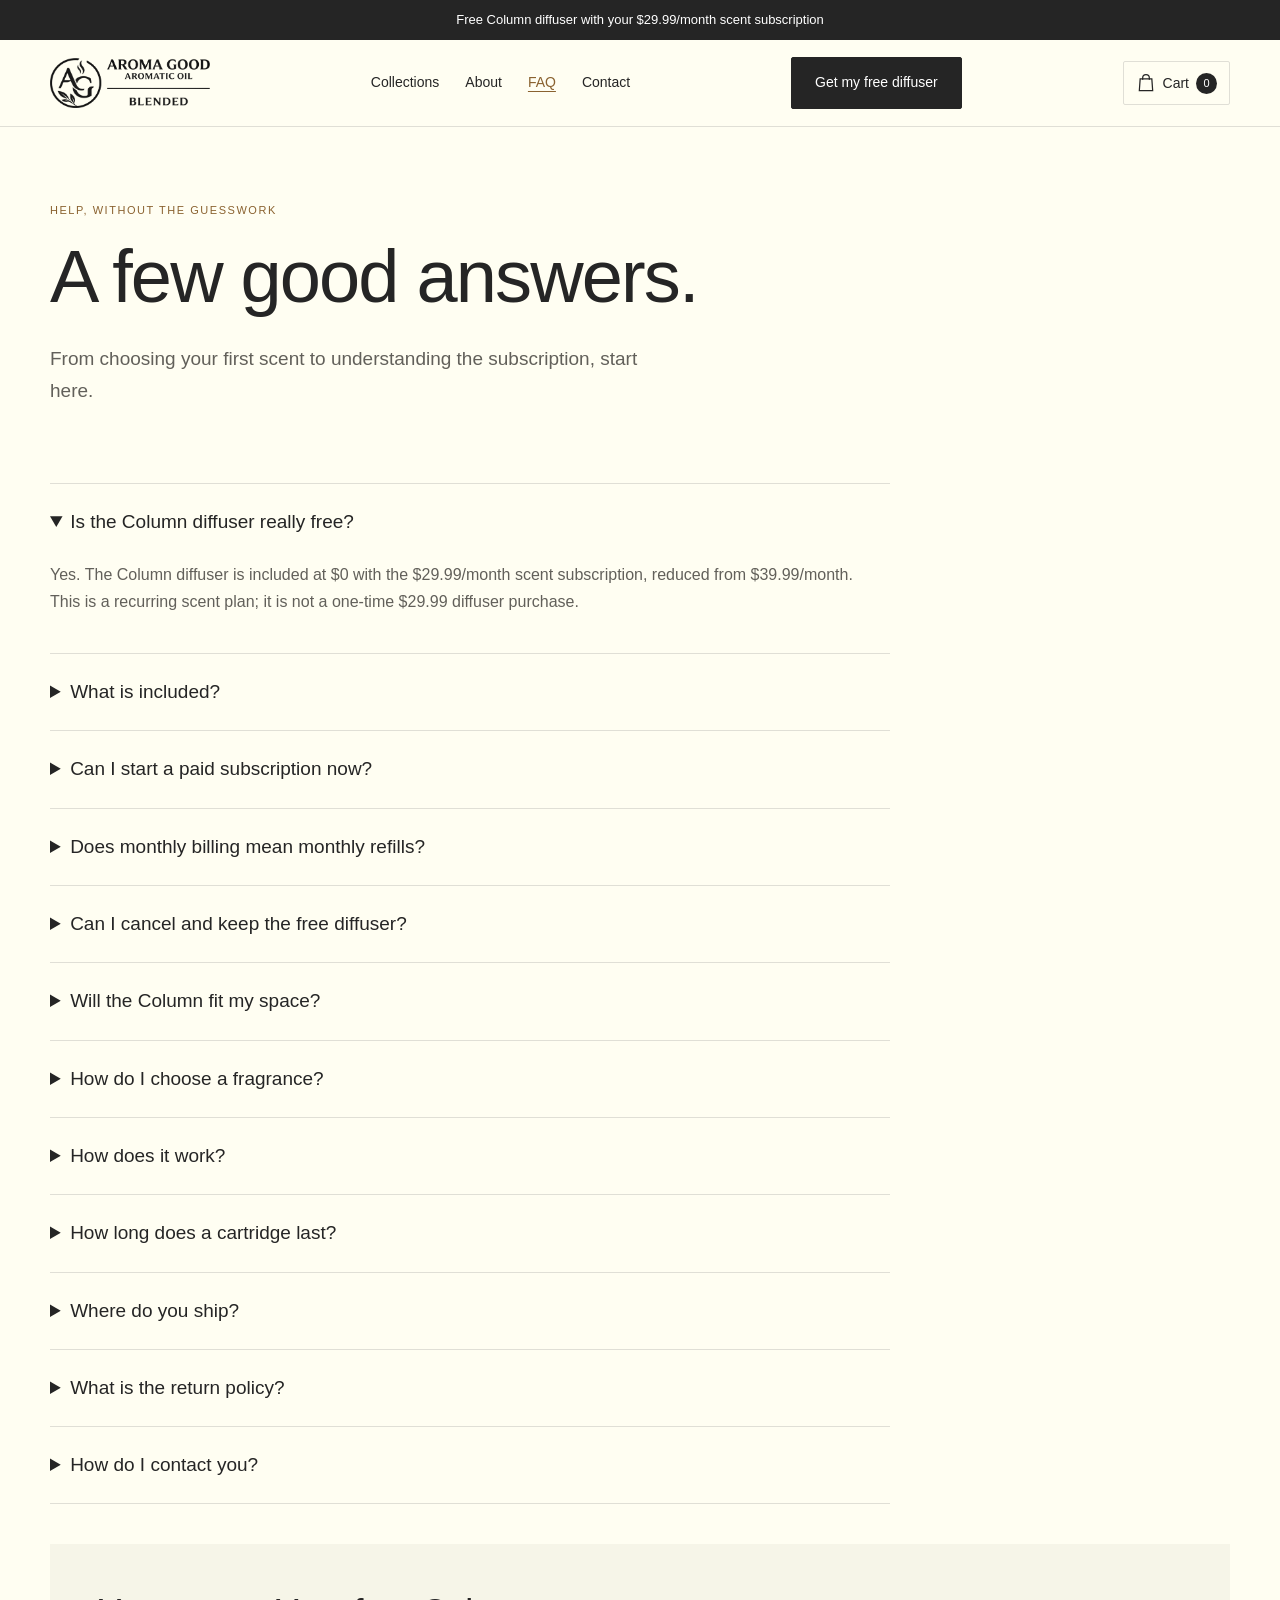
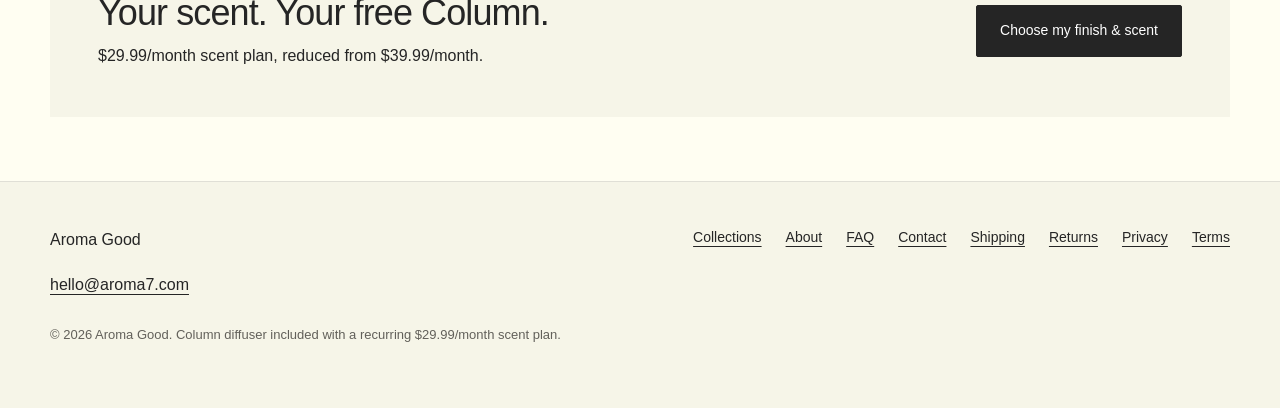
<file: faq.html>
<!DOCTYPE html>
<html lang="en"><head><meta charset="utf-8"><meta name="viewport" content="width=device-width, initial-scale=1">
<title>Frequently asked questions | Aroma Good</title><meta name="description" content="Answers about the free Column, $29.99/month scent subscription, product selection, shipping, returns, and support.">
<link rel="canonical" href="https://aroma7.com/faq.html"><meta property="og:type" content="website"><meta property="og:title" content="Frequently asked questions | Aroma Good"><meta property="og:description" content="Answers about the free Column, $29.99/month scent subscription, product selection, shipping, returns, and support."><meta property="og:image" content="https://aroma7.com/assets/banner-spa-steel.jpg">
<link rel="icon" href="assets/logo-mark.png"><link rel="stylesheet" href="assets/site-pages.css"><link rel="stylesheet" href="assets/cart.css">
<script src="assets/cart-store.js"></script>
<script src="assets/cart-ui.js" defer></script>
</head><body>
<a class="skip" href="#main">Skip to content</a><div class="announcement">Free Column diffuser with your $29.99/month scent subscription</div>
<header class="header"><div class="wrap header-in"><a class="logo" href="index.html" aria-label="Aroma Good home"><img src="assets/logo-aroma-good.png" alt="Aroma Good" width="485" height="154"></a><nav class="nav" aria-label="Main"><a href="collections.html">Collections</a><a href="about.html">About</a><a href="faq.html" aria-current="page">FAQ</a><a href="contact.html">Contact</a></nav><a class="btn" href="product.html?unit=column#buy">Get my free diffuser</a></div></header>
<main id="main" class="wrap"><section class="hero"><p class="eyebrow">Help, without the guesswork</p><h1>A few good answers.</h1><p class="lede">From choosing your first scent to understanding the subscription, start here.</p></section><section class="faq-list" aria-label="Frequently asked questions"><details open><summary>Is the Column diffuser really free?</summary><p>Yes. The Column diffuser is included at $0 with the $29.99/month scent subscription, reduced from $39.99/month. This is a recurring scent plan; it is not a one-time $29.99 diffuser purchase.</p></details><details><summary>What is included?</summary><p>The Column, one 200 ml starter scent, power supply, weighted base, and quick-start card. Choose Steel, Charcoal, or Cream and one of five fragrances.</p></details><details><summary>Can I start a paid subscription now?</summary><p>Not yet. Checkout currently previews your selection without taking payment, placing an order, or enrolling you. We will publish the refill schedule, commitment period, and cancellation conditions before enrollment opens.</p></details><details><summary>Does monthly billing mean monthly refills?</summary><p>The plan is billed monthly. The refill delivery schedule has not yet been finalized. A cartridge’s estimated lifespan is separate from the billing and shipping schedules.</p></details><details><summary>Can I cancel and keep the free diffuser?</summary><p>Minimum commitment, cancellation, and diffuser-retention conditions are still being finalized. We are not promising a cancel-anytime plan or that the diffuser can be kept after cancellation. These conditions will be available before enrollment.</p></details><details><summary>Will the Column fit my space?</summary><p>The freestanding Column covers up to 1,500 sq ft. Layout and airflow affect coverage. <a href="index.html#calc">Use the sizing tool</a> or <a href="contact.html">ask for help</a>.</p></details><details><summary>How do I choose a fragrance?</summary><p>Choose First Light for green freshness, Liquid Sun for citrus, Santal for warm wood, The Unwinding for lavender and soft smoke, or White Tea for a clean, airy feel. <a href="collections.html#scents">Explore all five</a>.</p></details><details><summary>How does it work?</summary><p>Cold-air diffusion turns fragrance oil into a dry mist without heating it or adding water. Set output and a weekly schedule through the app.</p></details><details><summary>How long does a cartridge last?</summary><p>At moderate output, a 200 ml cartridge is estimated to last about 90 days in the Column. Your output setting, schedule, and space affect usage.</p></details><details><summary>Where do you ship?</summary><p>The published offer includes free standard shipping in the continental US. See <a href="shipping.html">shipping information</a> for handling and transit estimates.</p></details><details><summary>What is the return policy?</summary><p>The stated product return window is 30 days with the scent cartridge unopened. Defective-product return shipping is covered. Subscription cancellation and refunds will have separate terms before enrollment. <a href="returns.html">Read the return details</a>.</p></details><details><summary>How do I contact you?</summary><p>Email <a href="mailto:hello@aroma7.com">hello@aroma7.com</a> for product questions, delivery help, returns, or business scenting.</p></details></section><aside class="cta-band"><div><h2>Your scent. Your free Column.</h2><p>$29.99/month scent plan, reduced from $39.99/month.</p></div><a class="btn" href="product.html?unit=column#buy">Choose my finish &amp; scent</a></aside></main>
<footer class="footer"><div class="wrap"><div class="footer-in"><div><p>Aroma Good</p><a href="mailto:hello@aroma7.com">hello@aroma7.com</a></div><nav aria-label="Footer"><a href="collections.html">Collections</a><a href="about.html">About</a><a href="faq.html" aria-current="page">FAQ</a><a href="contact.html">Contact</a><a href="shipping.html">Shipping</a><a href="returns.html">Returns</a><a href="privacy.html">Privacy</a><a href="terms.html">Terms</a></nav></div><p class="fine">&copy; 2026 Aroma Good. Column diffuser included with a recurring $29.99/month scent plan.</p></div></footer></body></html>
</file>
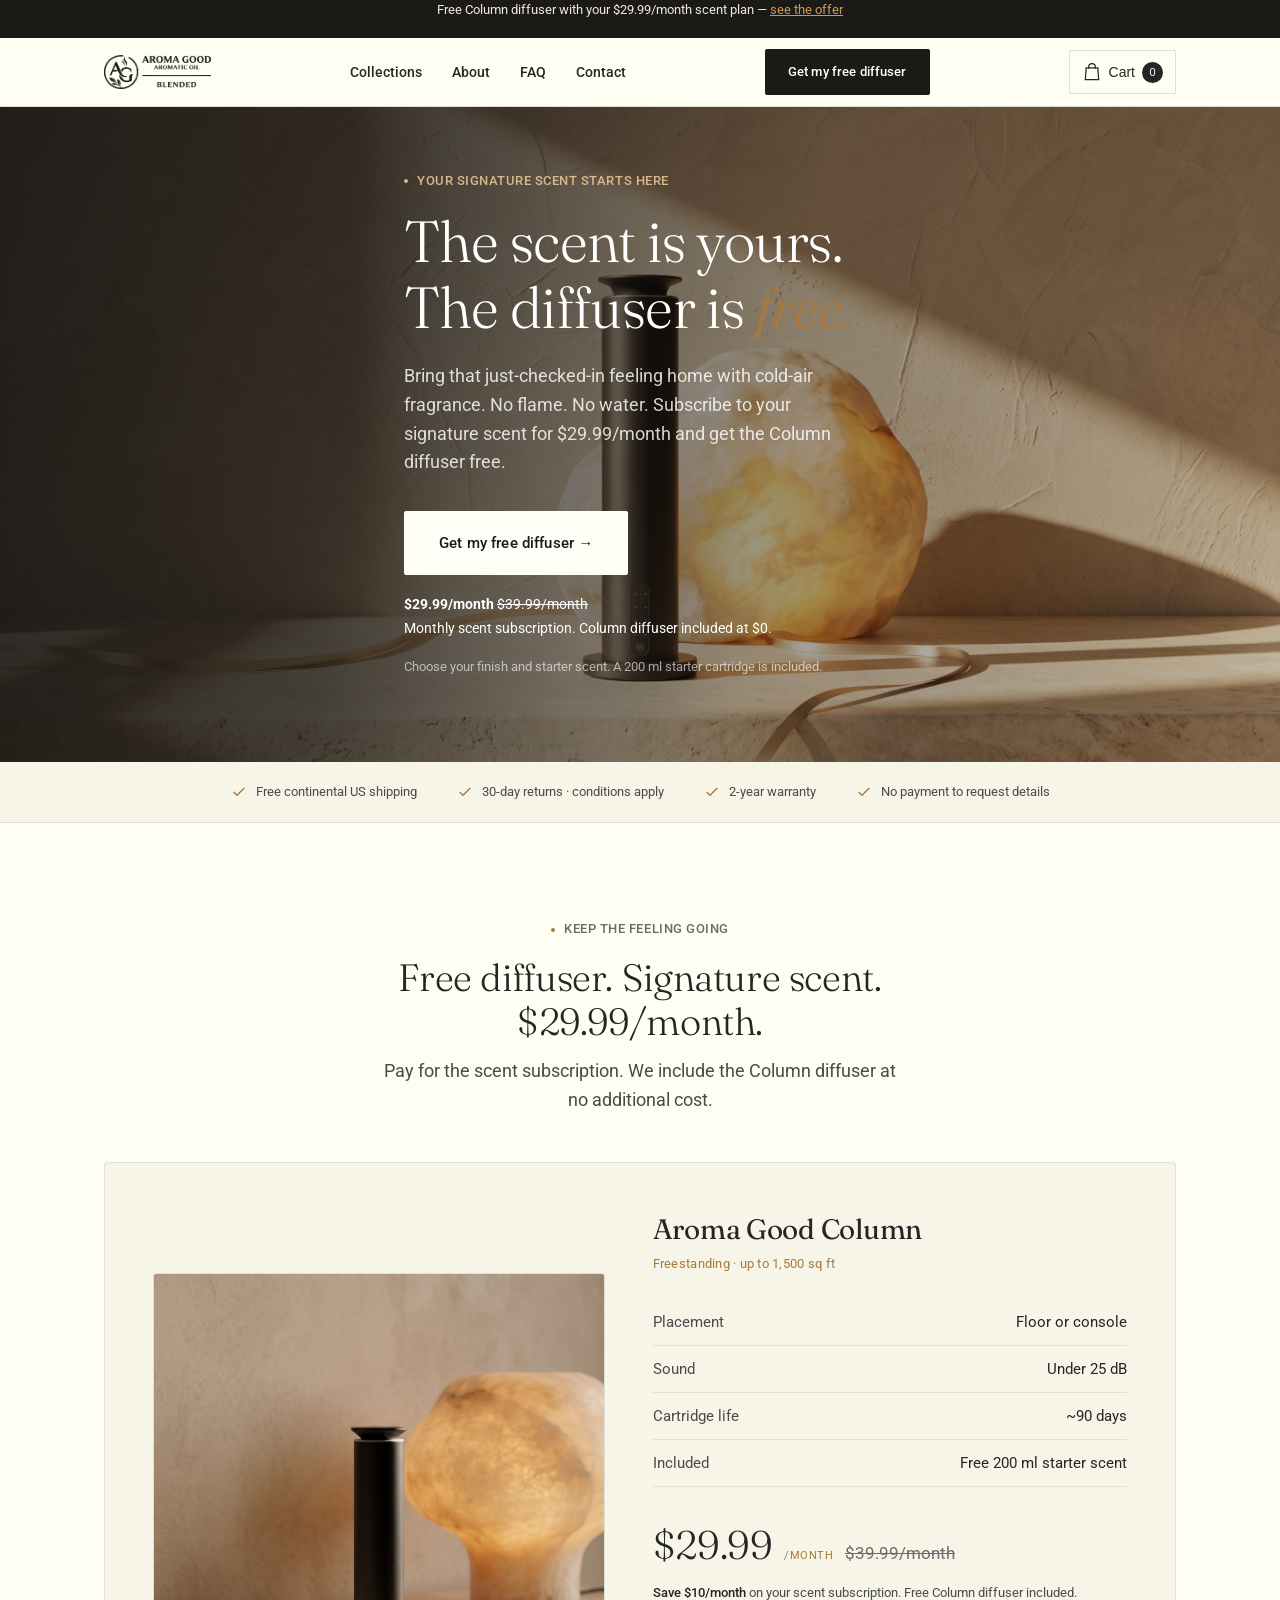
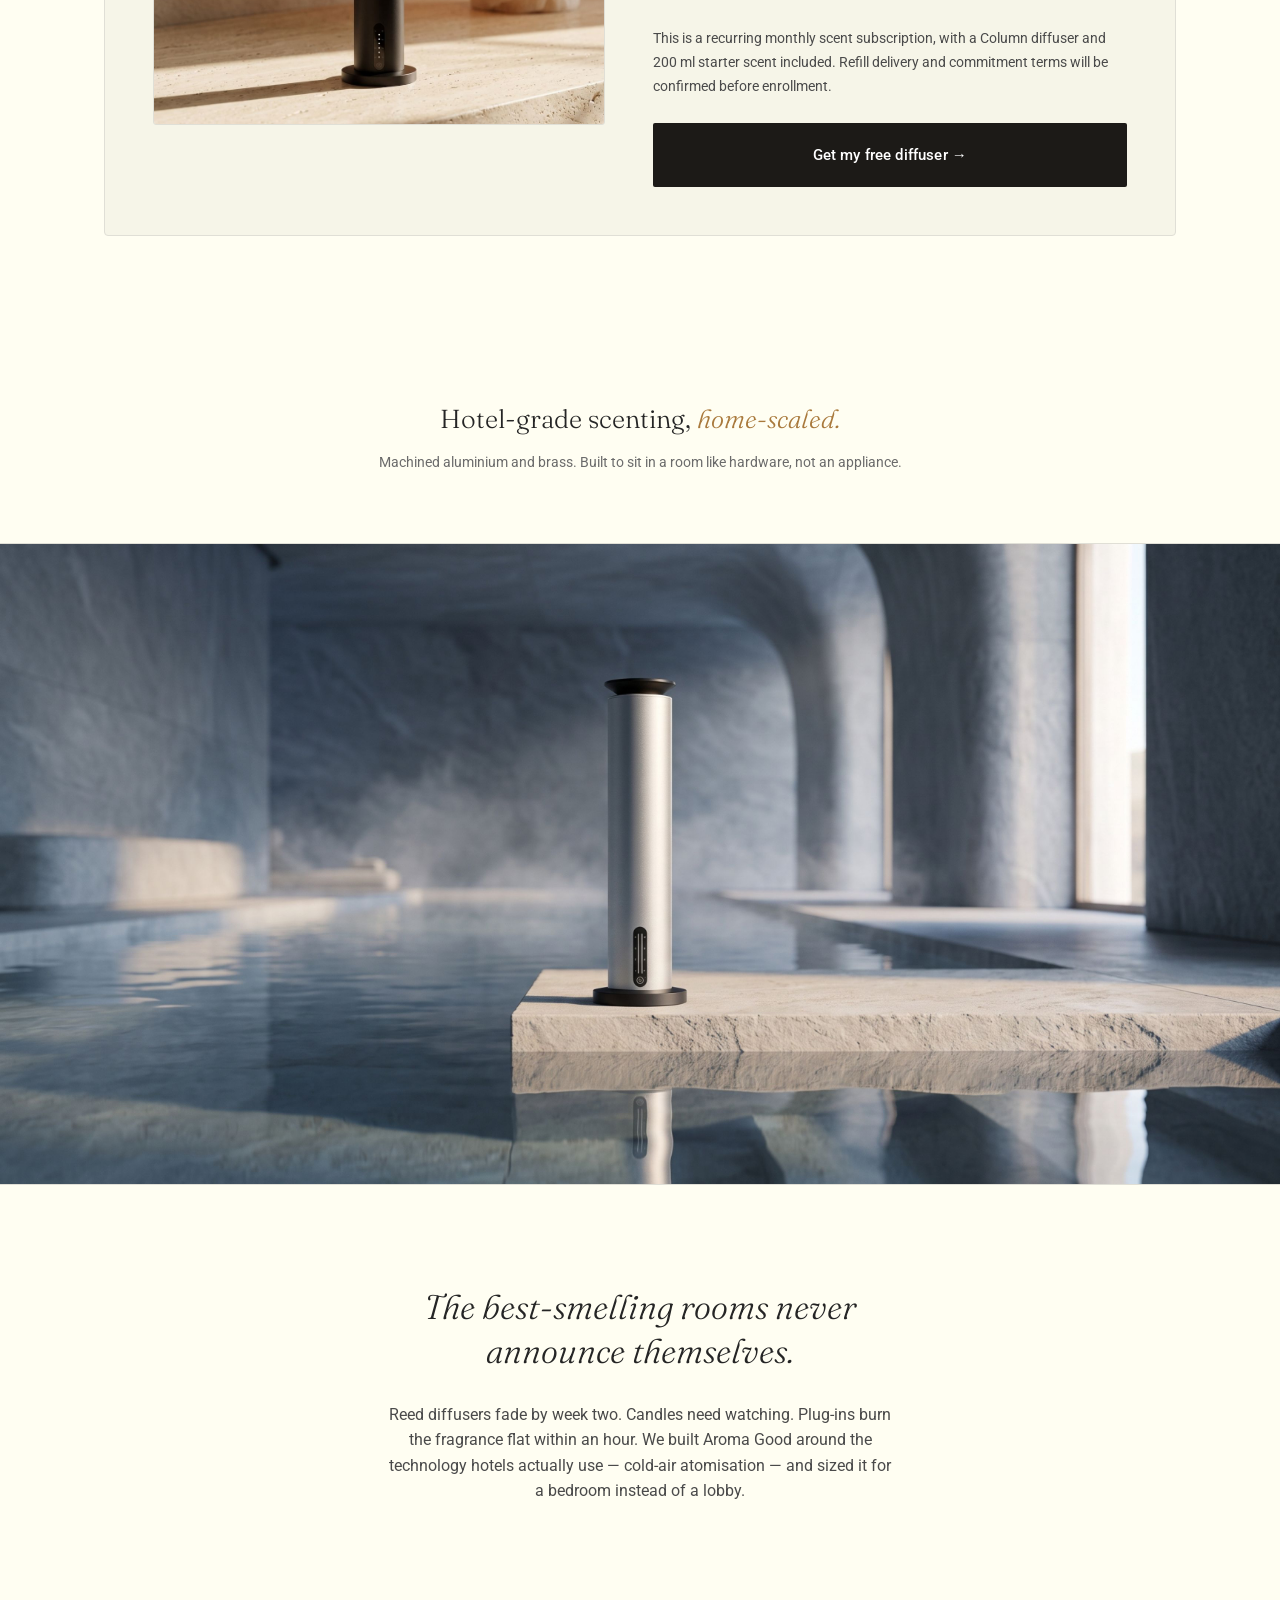
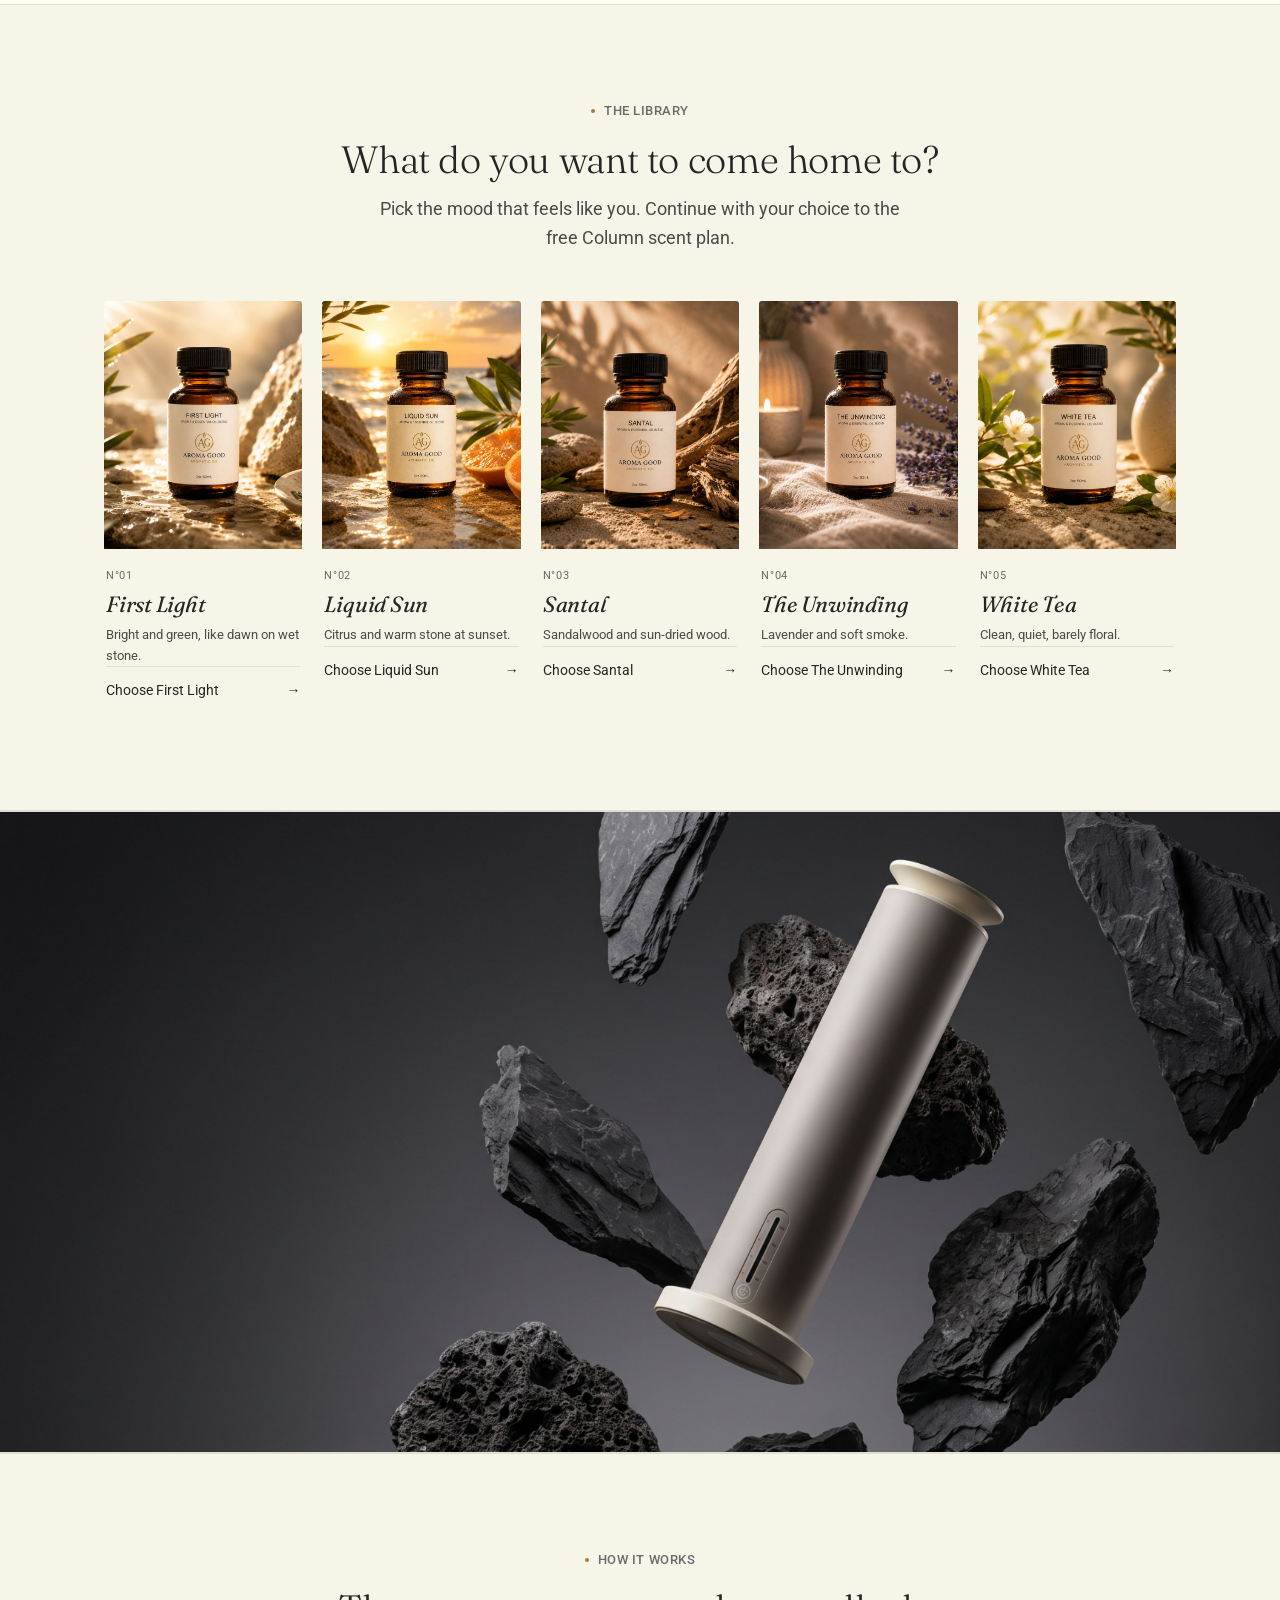
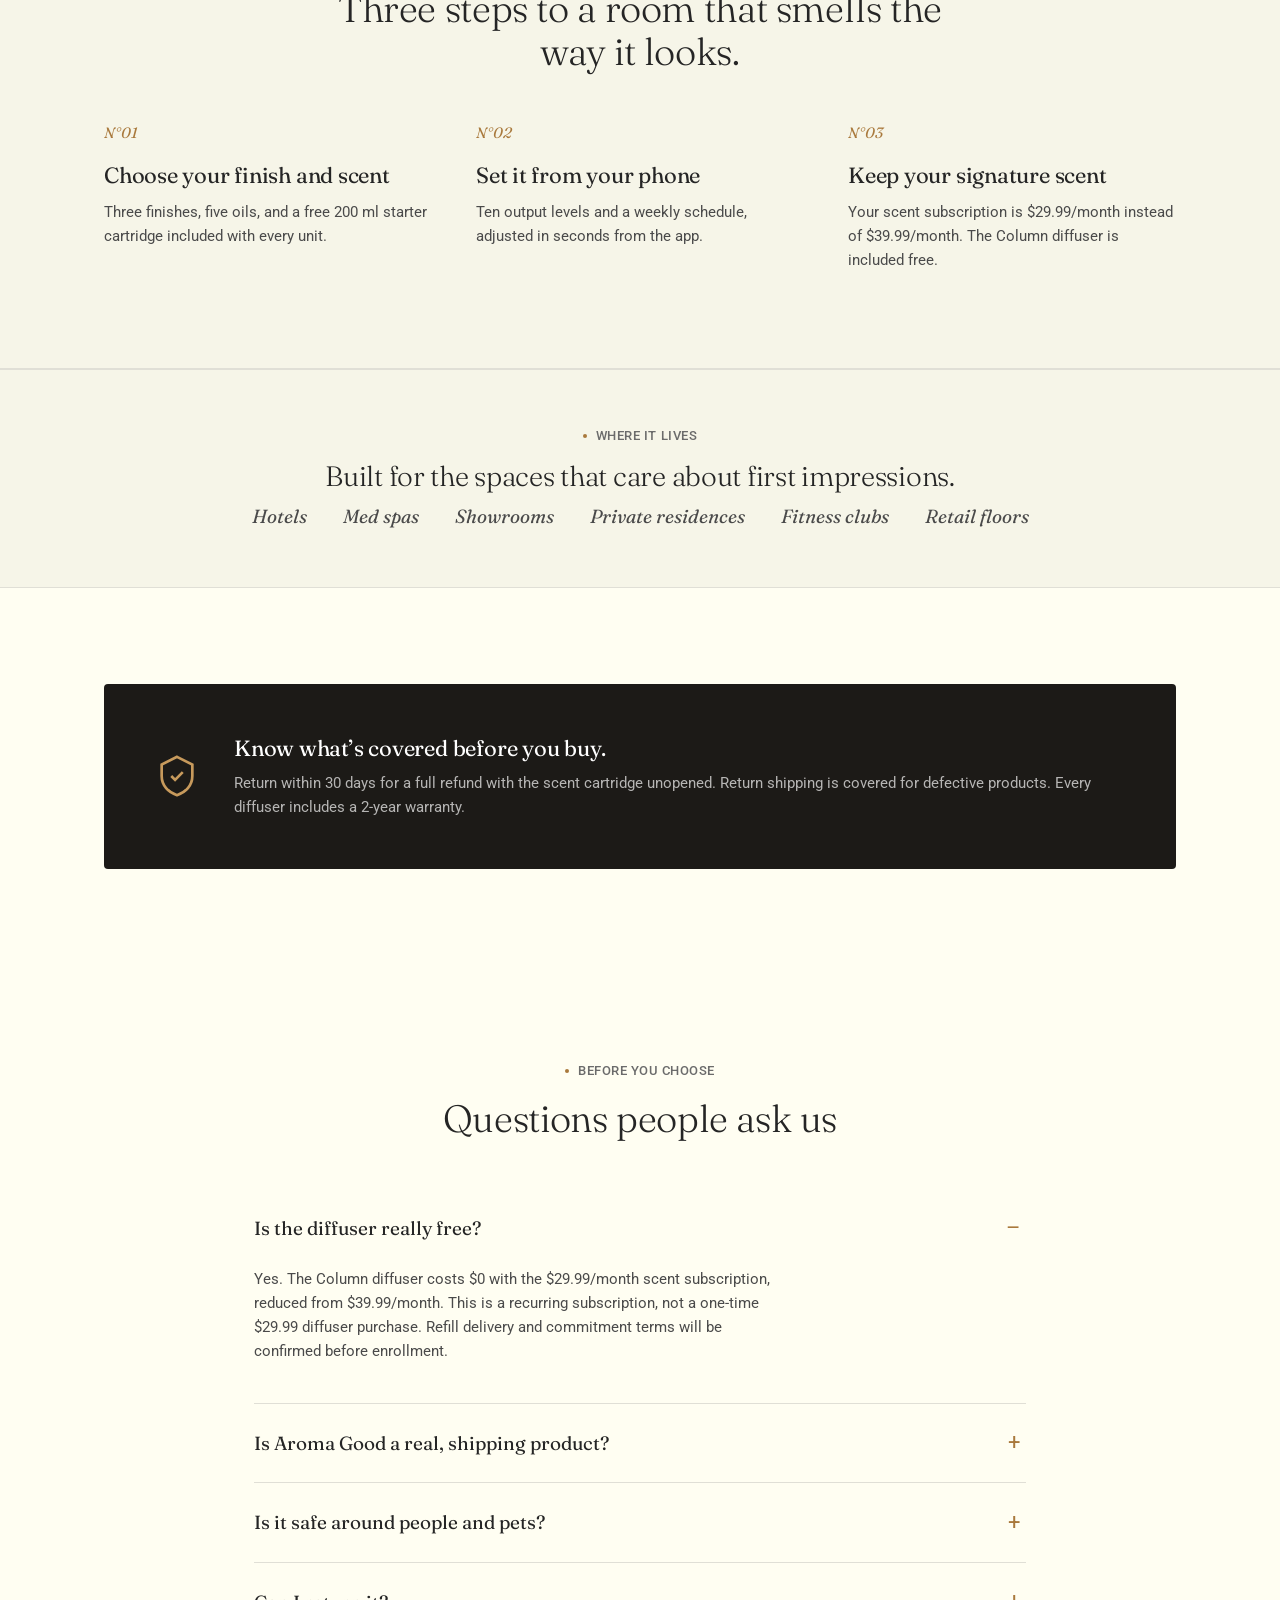
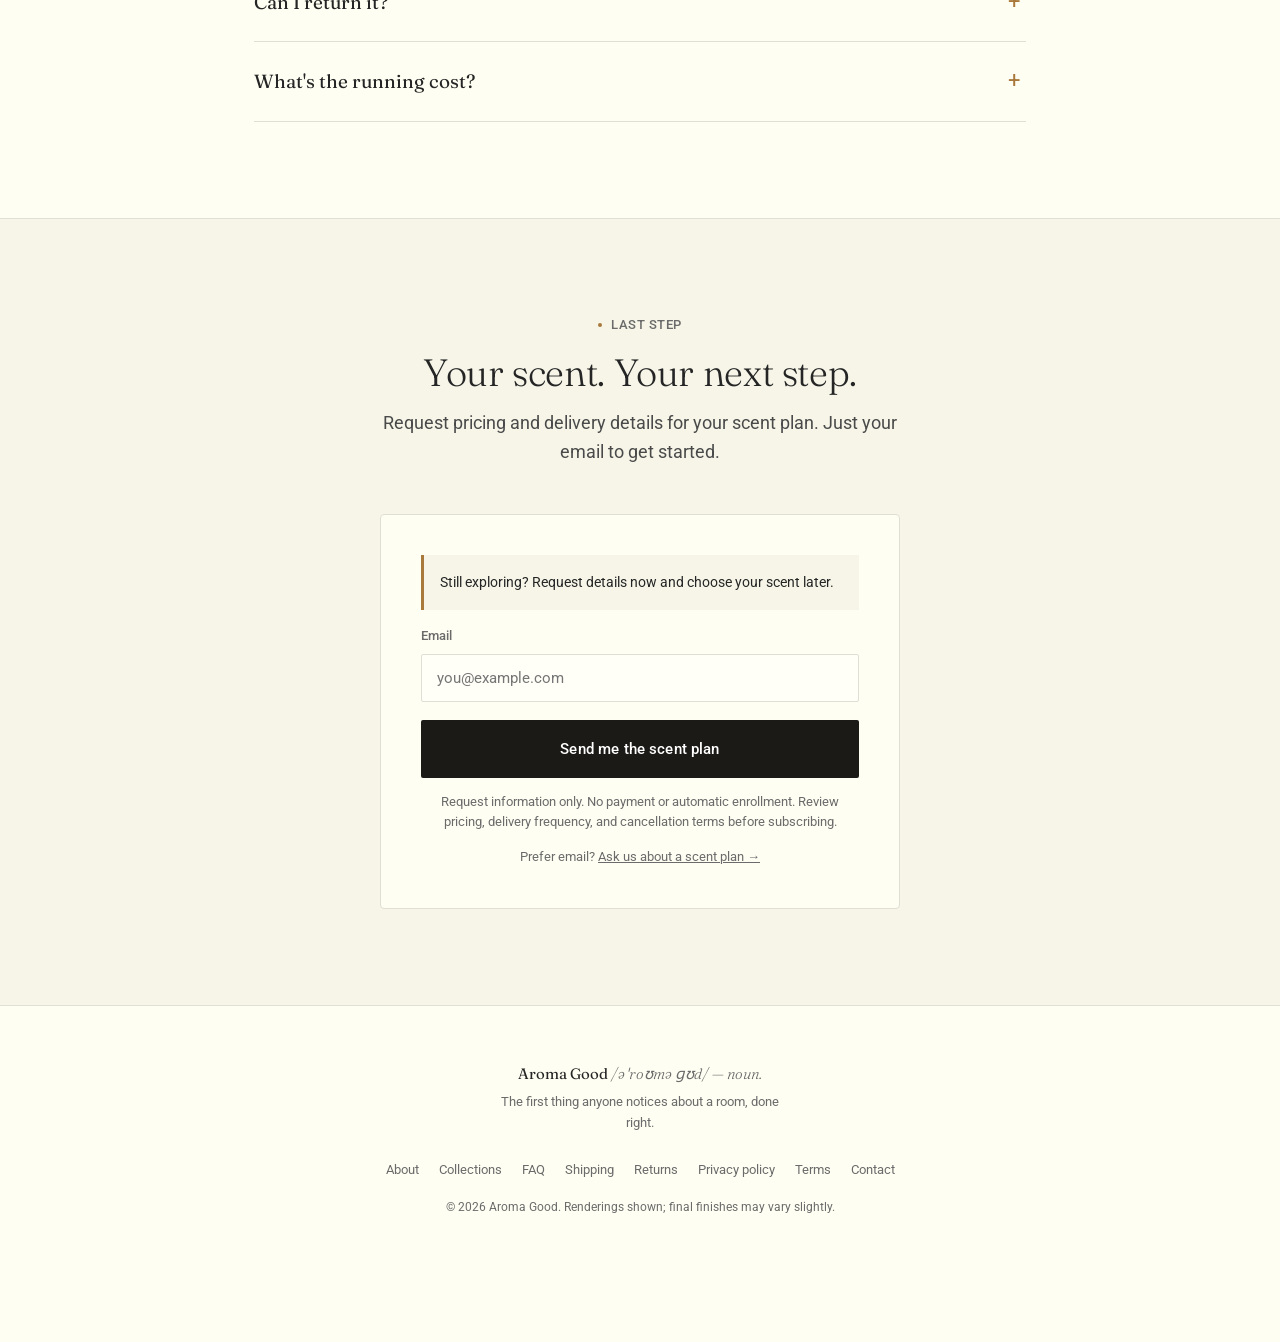
<file: landing.html>
<!DOCTYPE html>
<html lang="en">
<head>
<meta charset="utf-8">
<meta name="viewport" content="width=device-width, initial-scale=1">
<title>Aroma Good | Free Column with $29.99/month Scent Plan</title>
<meta name="description" content="Make every entrance a first impression. Discover Aroma Good cold-air diffusion and get a free Column diffuser with a $29.99/month scent subscription, reduced from $39.99/month.">
<meta name="robots" content="noindex, follow">
<link rel="canonical" href="https://aroma7.com/landing.html">
<meta property="og:type" content="website">
<meta property="og:title" content="Aroma Good | Free Column with $29.99/month Scent Plan">
<meta property="og:description" content="Your signature scent, on repeat. Free Column diffuser with your scent subscription. $29.99/month instead of $39.99/month.">
<meta property="og:image" content="assets/banner-spa-steel.jpg">
<meta name="twitter:card" content="summary_large_image">
<link rel="icon" type="image/png" href="assets/logo-mark.png">
<link rel="apple-touch-icon" href="assets/logo-mark.png">
<link rel="preconnect" href="https://fonts.googleapis.com">
<link rel="preconnect" href="https://fonts.gstatic.com" crossorigin>
<link href="https://fonts.googleapis.com/css2?family=Fraunces:ital,wght@0,300;0,400;0,500;1,300;1,400&family=Roboto:ital,wght@0,300;0,400;0,500;0,700;1,300&display=swap" rel="stylesheet">
<script>document.documentElement.classList.add('js');</script>
<style>
:root{
  --ink:#FFFEF2; --ink-2:#F6F5E8; --stone:#EBEADE;
  --clay:#6B6B6B; --sand:#252525; --sand-dim:#4A4A4A;
  --gold:#A9793C; --accent:#A9793C;
  --edge:#E0DFD6; --dark:#1C1A17;
  --display:"Fraunces","Roboto",serif;
  --body:"Roboto","Helvetica Neue",Arial,sans-serif;
  --maxw:1120px; color-scheme:light;
}
*{box-sizing:border-box}
html{scroll-behavior:smooth;-webkit-text-size-adjust:100%}
html,body{overflow-x:hidden}
body{margin:0;background:var(--ink);color:var(--sand);font-family:var(--body);font-weight:400;
  font-size:16px;line-height:1.6;-webkit-font-smoothing:antialiased}
img{max-width:100%;display:block;height:auto}
a{color:inherit}
.wrap{width:100%;max-width:var(--maxw);margin:0 auto;padding:0 24px}
.eyebrow{font-family:var(--body);font-size:13px;font-weight:500;letter-spacing:.04em;text-transform:uppercase;
  color:var(--clay);margin:0 0 16px;display:flex;align-items:center;gap:9px;justify-content:center}
.eyebrow::before{content:"";width:4px;height:4px;border-radius:50%;background:var(--accent)}
h1,h2,h3{font-family:var(--display);font-weight:300;line-height:1.14;margin:0;letter-spacing:-.01em}
h1{font-size:clamp(34px,5.4vw,58px)}
h2{font-size:clamp(26px,3.4vw,38px)}
h3{font-size:22px;line-height:1.3;font-weight:400}
em{font-style:italic;color:var(--accent)}
p{margin:0 0 16px}
.lede{font-size:18px;color:var(--sand-dim);max-width:52ch;margin-left:auto;margin-right:auto}
.sect{padding:96px 0}
.center{text-align:center}
.head{max-width:620px;margin:0 auto 48px}

/* buttons */
.btn{display:inline-flex;align-items:center;justify-content:center;gap:10px;font-family:var(--body);
  font-size:15px;font-weight:500;letter-spacing:.01em;padding:19px 34px;border-radius:2px;border:1px solid transparent;
  cursor:pointer;white-space:nowrap;text-decoration:none;transition:background .18s ease,transform .1s ease}
.btn-primary{background:var(--dark);color:#FFF}
.btn-primary:hover{background:#332E28}
.btn-primary:active{transform:scale(.98)}
.btn-light{background:#FFFEF7;color:var(--dark)}
.btn-light:hover{background:#E9E3D6}
.btn-ghost{border-color:var(--sand);color:var(--sand);background:none}
.btn-ghost:hover{background:var(--sand);color:#FFF}
.btn-block{width:100%}
.btn:focus-visible{outline:2px solid var(--accent);outline-offset:3px}
.micro{font-size:13px;color:var(--clay);margin-top:16px}

.hero-price{font-size:14px;color:#fff;line-height:1.7;margin-top:18px}
.scent-pick{display:flex;align-items:center;justify-content:space-between;gap:8px;width:100%;padding:12px 0;min-height:44px;border:0;border-top:1px solid var(--edge);background:transparent;color:var(--sand);font:inherit;font-size:14px;cursor:pointer;text-align:left}
.scent-pick:hover,.scent-pick[aria-pressed="true"]{color:var(--accent)}
.scent-pick[aria-pressed="true"]{font-weight:700}
.scent-pick:focus-visible{outline:2px solid var(--accent);outline-offset:3px}
.scent-selection{padding:16px;background:var(--ink-2);border-left:3px solid var(--accent);font-size:14px}
.buy-link{display:block;text-align:center;margin-top:18px;font-size:14px;text-underline-offset:4px}
section[id]{scroll-margin-top:90px}
@media(max-width:520px){.res-card{padding:24px}.hero-full .btn{width:100%;white-space:normal}.sect{padding:64px 0}.hdr .btn{padding:12px}.mark img{height:28px}}

/* promo bar */
.promo{background:var(--dark);color:#EDE8E1;text-align:center;font-size:13px;position:relative;overflow:hidden}
.promo-in{position:relative;min-height:38px}
.promo span{position:absolute;left:0;right:0;top:0;opacity:0;transition:opacity .5s ease;
  padding:9px 16px;line-height:1.3}
.promo span.on{opacity:1;position:relative}
.promo a{text-decoration:underline;color:#C79A5C}

/* header */
.hdr{position:sticky;top:0;z-index:60;backdrop-filter:blur(14px);
  background:rgba(255,254,242,.94);border-bottom:1px solid var(--edge)}
.hdr-in{display:flex;align-items:center;justify-content:space-between;height:68px}
.mark{display:inline-flex;align-items:center;text-decoration:none}
.mark img{height:34px;width:auto}
.hdr-nav{display:flex;align-items:center;gap:30px}
.hdr-nav a{font-size:14px;font-weight:500;text-decoration:none;color:var(--sand)}
.hdr-nav a:hover{color:var(--accent)}
.hdr .btn{padding:12px 22px;font-size:13px}
@media(max-width:860px){.hdr-nav a{display:none}}

/* full-bleed hero */
.hero-full{position:relative;min-height:clamp(560px,72vh,760px);display:flex;align-items:center;
  background:linear-gradient(100deg,rgba(20,18,16,.90) 0%,rgba(20,18,16,.78) 30%,rgba(20,18,16,.42) 60%,rgba(20,18,16,.20) 100%),
  url('assets/hero-charcoal-gift.jpg') 60% center / cover no-repeat;color:#FFF;padding:64px 0 68px}
.hero-full .eyebrow{color:#D8B98A;justify-content:flex-start}
.hero-full .eyebrow::before{background:#D8B98A}
.hero-full h1{max-width:15ch;margin-bottom:22px;color:#FFF}
.hero-full .lede{margin:0 0 34px;color:rgba(255,255,255,.82);max-width:46ch;margin-left:0}
.hero-in{max-width:520px;width:100%}
@media(max-width:760px){.hero-full{min-height:clamp(560px,82vh,720px);background-position:70% center}
  .hero-full{background-image:linear-gradient(180deg,rgba(20,18,16,.55) 0%,rgba(20,18,16,.80) 55%,rgba(20,18,16,.92) 100%),url('assets/hero-charcoal-gift.jpg')}
  .hero-full{align-items:flex-end}}

/* trust bar */
.trust{border-bottom:1px solid var(--edge);background:var(--ink-2)}
.trust-in{display:flex;flex-wrap:wrap;justify-content:center;gap:14px 40px;padding:20px 0;font-size:13px;color:var(--sand-dim)}
.trust-in span{display:flex;align-items:center;gap:9px}
.trust-in svg{flex:none;color:var(--accent)}

/* mission strip */
.mission{padding:70px 0;text-align:center}
.mission p{font-family:var(--display);font-size:clamp(20px,2.4vw,26px);font-weight:300;color:var(--sand);
  max-width:34ch;margin:0 auto;line-height:1.35}
.mission small{display:block;margin-top:14px;font-family:var(--body);font-size:14px;color:var(--clay)}

/* full-bleed banner */
.banner-band{margin:0;border-top:1px solid var(--edge);border-bottom:1px solid var(--edge)}
.banner-band img{width:100%;height:auto}

/* philosophy */
.phil{padding:100px 0;text-align:center}
.phil blockquote{margin:0 auto 28px;max-width:22ch;font-family:var(--display);font-style:italic;
  font-size:clamp(24px,3.6vw,34px);font-weight:300;line-height:1.3;color:var(--sand)}
.phil p{max-width:56ch;margin:0 auto;color:var(--sand-dim);font-size:16px}

/* scents / destinations */
.scents{display:grid;grid-template-columns:repeat(5,1fr);gap:20px}
.scent{border-radius:3px;overflow:hidden}
.scent-shot{aspect-ratio:4/5;background:var(--stone)}
.scent-shot img{width:100%;height:100%;object-fit:cover}
.scent-body{padding:18px 2px 0}
.scent .no{font-size:11px;letter-spacing:.06em;text-transform:uppercase;color:var(--clay)}
.scent h3{font-family:var(--display);font-style:italic;font-size:22px;font-weight:400;margin:6px 0 6px}
.scent p{font-size:13px;color:var(--sand-dim);margin:0}
@media(max-width:1000px){.scents{grid-template-columns:repeat(3,1fr)}}
@media(max-width:620px){.scents{grid-template-columns:repeat(2,1fr)}}

/* offer */
.offer{background:var(--ink-2);border:1px solid var(--edge);border-radius:4px;padding:48px;
  display:grid;grid-template-columns:1fr 1.05fr;gap:48px;align-items:center}
.offer-shot{border-radius:3px;overflow:hidden;border:1px solid var(--edge)}
.offer h3{font-family:var(--display);font-size:28px;margin-bottom:6px}
.offer .cov{font-size:13px;color:var(--accent);margin-bottom:24px;letter-spacing:.02em}
.offer ul{list-style:none;margin:0 0 26px;padding:0}
.offer li{padding:11px 0;border-bottom:1px solid rgba(20,18,16,.09);font-size:15px;color:var(--sand-dim);
  display:flex;justify-content:space-between;gap:16px}
.offer li b{font-weight:400;color:var(--sand);text-align:right}
.price{display:flex;flex-wrap:wrap;align-items:baseline;gap:12px;margin-bottom:6px}
.plan-terms{font-size:14px;line-height:1.7;color:var(--sand-dim);margin:0 0 24px}
.price strong{font-family:var(--display);font-size:40px;font-weight:300;letter-spacing:-.01em}
.price del{color:var(--clay);font-size:17px}
.price em{font-size:11px;font-style:normal;text-transform:uppercase;letter-spacing:.04em}
.stock{font-size:13px;color:var(--sand-dim);margin-bottom:24px}
.stock b{color:var(--sand);font-weight:500}
@media(max-width:820px){.offer{grid-template-columns:1fr;padding:30px}}

/* how it works */
.steps{display:grid;grid-template-columns:repeat(3,1fr);gap:44px}
.step .n{font-family:var(--display);font-size:15px;font-weight:400;font-style:italic;color:var(--accent);margin-bottom:16px}
.step h3{margin-bottom:10px}
.step p{font-size:15px;color:var(--sand-dim);margin:0}
@media(max-width:760px){.steps{grid-template-columns:1fr;gap:36px}}

/* where it lives */
.lives{padding:56px 0;text-align:center;border-top:1px solid var(--edge);border-bottom:1px solid var(--edge);background:var(--ink-2)}
.lives-row{display:flex;flex-wrap:wrap;justify-content:center;gap:10px 36px;margin-top:8px;
  font-family:var(--display);font-style:italic;font-size:19px;color:var(--sand-dim)}

/* guarantee */
.guar{background:var(--dark);color:#EDE8E1;border-radius:4px;padding:50px;display:flex;gap:34px;align-items:center}
.guar svg{flex:none;color:#C79A5C}
.guar h3{font-family:var(--display);color:#FFF;margin-bottom:8px}
.guar p{color:rgba(255,255,255,.68);margin:0;font-size:15px}
@media(max-width:640px){.guar{flex-direction:column;text-align:center;padding:36px}}

/* faq */
.faq details{border-bottom:1px solid var(--edge)}
.faq summary{list-style:none;cursor:pointer;padding:24px 40px 24px 0;position:relative;
  font-family:var(--display);font-size:19px;font-weight:400;color:var(--sand)}
.faq summary::-webkit-details-marker{display:none}
.faq summary::after{content:"+";position:absolute;right:6px;top:50%;transform:translateY(-50%);color:var(--accent);font-size:22px;font-family:var(--body)}
.faq details[open] summary::after{content:"\2013"}
.faq details p{padding:0 40px 24px 0;color:var(--sand-dim);font-size:15px;max-width:70ch}

/* reserve */
.reserve{background:var(--ink-2);border-top:1px solid var(--edge);border-bottom:1px solid var(--edge)}
.res-card{max-width:520px;margin:0 auto;background:var(--ink);border:1px solid var(--edge);border-radius:4px;padding:40px}
.field{margin-bottom:18px}
.field label{display:block;font-size:13px;font-weight:500;color:var(--clay);margin-bottom:7px}
.field input,.field select{width:100%;background:#FFFEF7;border:1px solid var(--edge);color:var(--sand);
  font-family:var(--body);font-size:15px;padding:14px 15px;border-radius:2px}
.field input:focus,.field select:focus{outline:2px solid var(--accent);outline-offset:1px;border-color:transparent}
.field select{appearance:none;-webkit-appearance:none;padding-right:40px;cursor:pointer;
  background-image:linear-gradient(45deg,transparent 50%,var(--clay) 50%),linear-gradient(135deg,var(--clay) 50%,transparent 50%);
  background-position:calc(100% - 19px) 22px,calc(100% - 14px) 22px;background-size:5px 5px;background-repeat:no-repeat}
.res-fine{font-size:13px;color:var(--clay);margin:14px 0 0;text-align:center}
.res-ok{display:none;text-align:center;padding:12px}
.res-ok h3{font-family:var(--display);margin-bottom:10px}
.res-ok p{color:var(--sand-dim);margin:0}

/* footer */
.ftr{padding:56px 0 108px;text-align:center}
.ftr-def{font-family:var(--display);font-size:15px;color:var(--sand);margin-bottom:6px}
.ftr-def i{font-style:italic;color:var(--clay);font-weight:300}
.ftr-def-sub{font-size:13px;color:var(--clay);max-width:44ch;margin:0 auto 26px}
.ftr nav{display:flex;gap:20px;justify-content:center;flex-wrap:wrap;font-size:13px;color:var(--clay)}
.ftr a{color:var(--clay);text-decoration:none}
.ftr a:hover{color:var(--accent)}
.ftr-copy{margin-top:18px;font-size:12px;color:var(--clay)}

/* mobile sticky CTA */
.dock{position:fixed;left:0;right:0;bottom:0;z-index:70;display:none;gap:12px;align-items:center;
  padding:11px 16px;background:rgba(255,255,255,.97);backdrop-filter:blur(12px);border-top:1px solid var(--edge);
  box-shadow:0 -6px 24px rgba(20,18,16,.07)}
.dock .btn{flex:1;padding:15px 10px;font-size:14px}
.dock span{font-size:12px;font-weight:500;color:var(--sand)}
@media(max-width:720px){.dock{display:flex}.ftr{padding-bottom:100px}}

.js .rv{opacity:0;transform:translateY(14px);transition:opacity .6s ease,transform .6s ease}
.rv.in{opacity:1;transform:none}
@media(prefers-reduced-motion:reduce){.rv{opacity:1;transform:none;transition:none}html{scroll-behavior:auto}}
</style>
<link rel="stylesheet" href="assets/cart.css">
<script src="assets/cart-store.js"></script>
<script src="assets/cart-ui.js" defer></script>
</head>
<body>

<div class="promo" aria-label="Announcements">
  <div class="promo-in">
    <span class="on">Free Column diffuser with your $29.99/month scent plan — <a href="#offer">see the offer</a></span>
    <span>Free standard shipping in the continental US</span>
    <span>A free 200 ml starter scent with every diffuser</span>
  </div>
</div>

<header class="hdr">
  <div class="wrap hdr-in">
    <a class="mark" href="#top" aria-label="Aroma Good"><img src="assets/logo-aroma-good.png" width="485" height="154" alt="Aroma Good"></a>
    <nav class="hdr-nav" aria-label="Main">
      <a href="collections.html">Collections</a>
      <a href="about.html">About</a>
      <a href="faq.html">FAQ</a>
      <a href="contact.html">Contact</a>
    </nav>
    <a class="btn btn-primary" href="product.html?unit=column#buy" data-cta="header">Get my free diffuser</a>
  </div>
</header>

<main id="top">

<!-- ================= HERO ================= -->
<section class="hero-full">
  <div class="wrap hero-in">
    <p class="eyebrow">Your signature scent starts here</p>
    <h1>The scent is yours.<br>The diffuser is <em>free.</em></h1>
    <p class="lede">Bring that just-checked-in feeling home with cold-air fragrance. No flame. No water. Subscribe to your signature scent for $29.99/month and get the Column diffuser free.</p>
    <a class="btn btn-light" href="product.html?unit=column#buy" data-cta="hero-primary">Get my free diffuser &rarr;</a>
    <p class="hero-price"><strong>$29.99/month</strong> <del>$39.99/month</del><br>Monthly scent subscription. Column diffuser included at $0.</p>
    <p class="micro" style="color:rgba(255,255,255,.62)">Choose your finish and starter scent. A 200 ml starter cartridge is included.</p>
  </div>
</section>

<div class="trust">
  <div class="wrap trust-in">
    <span><svg width="16" height="16" viewBox="0 0 24 24" fill="none" stroke="currentColor" stroke-width="2"><path d="M20 6L9 17l-5-5"/></svg>Free continental US shipping</span>
    <span><svg width="16" height="16" viewBox="0 0 24 24" fill="none" stroke="currentColor" stroke-width="2"><path d="M20 6L9 17l-5-5"/></svg>30-day returns · conditions apply</span>
    <span><svg width="16" height="16" viewBox="0 0 24 24" fill="none" stroke="currentColor" stroke-width="2"><path d="M20 6L9 17l-5-5"/></svg>2-year warranty</span>
    <span><svg width="16" height="16" viewBox="0 0 24 24" fill="none" stroke="currentColor" stroke-width="2"><path d="M20 6L9 17l-5-5"/></svg>No payment to request details</span>
  </div>
</div>

<!-- ================= OFFER ================= -->
<section class="sect" id="offer">
  <div class="wrap">
    <div class="head center">
      <p class="eyebrow">Keep the feeling going</p>
      <h2>Free diffuser. Signature scent. $29.99/month.</h2>
      <p class="lede" style="margin-top:14px">Pay for the scent subscription. We include the Column diffuser at no additional cost.</p>
    </div>
    <div class="offer rv">
      <div class="offer-shot"><img src="assets/lifestyle-charcoal-lamp.jpg" alt="Aroma Good Column diffuser in charcoal on a travertine shelf beside an alabaster lamp" width="1080" height="1080" loading="lazy"></div>
      <div>
        <h3>Aroma Good Column</h3>
        <p class="cov">Freestanding · up to 1,500 sq ft</p>
        <ul>
          <li>Placement <b>Floor or console</b></li>
          <li>Sound <b>Under 25 dB</b></li>
          <li>Cartridge life <b>~90 days</b></li>
          <li>Included <b>Free 200 ml starter scent</b></li>
        </ul>
        <div class="price"><strong>$29.99</strong><em>/month</em><del>$39.99/month</del></div>
        <p class="stock"><b>Save $10/month</b> on your scent subscription. Free Column diffuser included.</p>
        <p class="plan-terms">This is a recurring monthly scent subscription, with a Column diffuser and 200 ml starter scent included. Refill delivery and commitment terms will be confirmed before enrollment.</p>
        <a class="btn btn-primary btn-block" href="product.html?unit=column#buy" data-cta="offer-primary">Get my free diffuser &rarr;</a>
      </div>
    </div>
  </div>
</section>


<!-- ================= MISSION ================= -->
<section class="mission">
  <div class="wrap rv">
    <p>Hotel-grade scenting, <em>home-scaled.</em></p>
    <small>Machined aluminium and brass. Built to sit in a room like hardware, not an appliance.</small>
  </div>
</section>

<figure class="banner-band rv">
  <img src="assets/banner-spa-steel.jpg" width="3456" height="1728" loading="lazy" decoding="async"
       alt="Aroma Good diffuser in Steel releasing a fine dry mist on a stone ledge beside a spa pool.">
</figure>

<!-- ================= PHILOSOPHY ================= -->
<section class="phil">
  <div class="wrap rv">
    <blockquote>The best-smelling rooms never announce themselves.</blockquote>
    <p>Reed diffusers fade by week two. Candles need watching. Plug-ins burn the fragrance flat within an hour. We built Aroma Good around the technology hotels actually use — cold-air atomisation — and sized it for a bedroom instead of a lobby.</p>
  </div>
</section>

<!-- ================= SCENT LIBRARY ================= -->
<section class="sect" id="scents" style="background:var(--ink-2);border-top:1px solid var(--edge);border-bottom:1px solid var(--edge)">
  <div class="wrap">
    <div class="head center">
      <p class="eyebrow">The library</p>
      <h2>What do you want to come home to?</h2>
      <p class="lede" style="margin-top:14px">Pick the mood that feels like you. Continue with your choice to the free Column scent plan.</p>
    </div>
    <div class="scents rv">
      <article class="scent"><div class="scent-shot"><img src="assets/scent-first-light.jpg" width="500" height="625" loading="lazy" alt="First Light fragrance oil"></div><div class="scent-body"><p class="no">N&deg;01</p><h3>First Light</h3><p>Bright and green, like dawn on wet stone.</p><button class="scent-pick" type="button" data-scent="First Light" aria-pressed="false">Choose First Light <span aria-hidden="true">&rarr;</span></button></div></article>
      <article class="scent"><div class="scent-shot"><img src="assets/scent-liquid-sun.jpg" width="500" height="625" loading="lazy" alt="Liquid Sun fragrance oil"></div><div class="scent-body"><p class="no">N&deg;02</p><h3>Liquid Sun</h3><p>Citrus and warm stone at sunset.</p><button class="scent-pick" type="button" data-scent="Liquid Sun" aria-pressed="false">Choose Liquid Sun <span aria-hidden="true">&rarr;</span></button></div></article>
      <article class="scent"><div class="scent-shot"><img src="assets/scent-santal.jpg" width="500" height="625" loading="lazy" alt="Santal fragrance oil"></div><div class="scent-body"><p class="no">N&deg;03</p><h3>Santal</h3><p>Sandalwood and sun-dried wood.</p><button class="scent-pick" type="button" data-scent="Santal" aria-pressed="false">Choose Santal <span aria-hidden="true">&rarr;</span></button></div></article>
      <article class="scent"><div class="scent-shot"><img src="assets/scent-unwinding.jpg" width="500" height="625" loading="lazy" alt="The Unwinding fragrance oil"></div><div class="scent-body"><p class="no">N&deg;04</p><h3>The Unwinding</h3><p>Lavender and soft smoke.</p><button class="scent-pick" type="button" data-scent="The Unwinding" aria-pressed="false">Choose The Unwinding <span aria-hidden="true">&rarr;</span></button></div></article>
      <article class="scent"><div class="scent-shot"><img src="assets/scent-white-tea.jpg" width="500" height="625" loading="lazy" alt="White Tea fragrance oil"></div><div class="scent-body"><p class="no">N&deg;05</p><h3>White Tea</h3><p>Clean, quiet, barely floral.</p><button class="scent-pick" type="button" data-scent="White Tea" aria-pressed="false">Choose White Tea <span aria-hidden="true">&rarr;</span></button></div></article>
    </div>
  </div>
</section>


<figure class="banner-band rv">
  <img src="assets/banner-rocks-cream.jpg" width="3456" height="1728" loading="lazy" decoding="async"
       alt="Aroma Good diffuser in Cream, tilted among dark volcanic rock, releasing a fine dry mist.">
</figure>

<!-- ================= HOW IT WORKS ================= -->
<section class="sect" id="how" style="background:var(--ink-2);border-top:1px solid var(--edge);border-bottom:1px solid var(--edge)">
  <div class="wrap">
    <div class="head center">
      <p class="eyebrow">How it works</p>
      <h2>Three steps to a room that smells the way it looks.</h2>
    </div>
    <div class="steps rv">
      <div class="step"><p class="n">N&deg;01</p><h3>Choose your finish and scent</h3><p>Three finishes, five oils, and a free 200 ml starter cartridge included with every unit.</p></div>
      <div class="step"><p class="n">N&deg;02</p><h3>Set it from your phone</h3><p>Ten output levels and a weekly schedule, adjusted in seconds from the app.</p></div>
      <div class="step"><p class="n">N&deg;03</p><h3>Keep your signature scent</h3><p>Your scent subscription is $29.99/month instead of $39.99/month. The Column diffuser is included free.</p></div>
    </div>
  </div>
</section>

<!-- ================= WHERE IT LIVES ================= -->
<section class="lives">
  <div class="wrap rv">
    <p class="eyebrow" style="margin-bottom:14px">Where it lives</p>
    <h2 style="margin-bottom:6px;font-size:clamp(22px,2.6vw,28px)">Built for the spaces that care about first impressions.</h2>
    <div class="lives-row">
      <span>Hotels</span><span>Med spas</span><span>Showrooms</span><span>Private residences</span><span>Fitness clubs</span><span>Retail floors</span>
    </div>
  </div>
</section>

<!-- ================= GUARANTEE ================= -->
<section class="sect">
  <div class="wrap">
    <div class="guar rv">
      <svg width="46" height="46" viewBox="0 0 24 24" fill="none" stroke="currentColor" stroke-width="1.4"><path d="M12 2l8 4v6c0 5-3.5 8.5-8 10-4.5-1.5-8-5-8-10V6l8-4z"/><path d="M9 12l2 2 4-4"/></svg>
      <div>
        <h3>Know what’s covered before you buy.</h3>
        <p>Return within 30 days for a full refund with the scent cartridge unopened. Return shipping is covered for defective products. Every diffuser includes a 2-year warranty.</p>
      </div>
    </div>
  </div>
</section>

<!-- ================= FAQ ================= -->
<section class="sect faq" id="faq">
  <div class="wrap" style="max-width:820px">
    <div class="head center"><p class="eyebrow">Before you choose</p><h2>Questions people ask us</h2></div>
    <div class="rv">
      <details open><summary>Is the diffuser really free?</summary><p>Yes. The Column diffuser costs $0 with the $29.99/month scent subscription, reduced from $39.99/month. This is a recurring subscription, not a one-time $29.99 diffuser purchase. Refill delivery and commitment terms will be confirmed before enrollment.</p></details>
      <details><summary>Is Aroma Good a real, shipping product?</summary><p>Columns ship within 3 business days of your completed order. Your free Column is included with the $29.99/month scent plan.</p></details>
      <details><summary>Is it safe around people and pets?</summary><p>The oils are IFRA-compliant and diffused at very low concentration. Nothing is heated and no water is added, so there's no humidity, no plate to burn, and no residue.</p></details>
      <details><summary>Can I return it?</summary><p>Yes — 30 days, full refund, as long as the scent cartridge is unopened. We cover return shipping on anything defective.</p></details>
      <details><summary>What's the running cost?</summary><p>The Column scent plan is $29.99/month, reduced from $39.99/month. A 200 ml cartridge lasts about 90 days at moderate output; cartridge life is not the billing or delivery schedule.</p></details>
    </div>
  </div>
</section>

<!-- ================= RESERVE FORM ================= -->
<section class="sect reserve" id="reserve">
  <div class="wrap">
    <div class="head center">
      <p class="eyebrow">Last step</p>
      <h2>Your scent. Your next step.</h2>
      <p class="lede" style="margin-top:14px">Request pricing and delivery details for your scent plan. Just your email to get started.</p>
    </div>
    <div class="res-card rv">
      <p class="scent-selection" id="scentSelection" role="status">Still exploring? Request details now and choose your scent later.</p>
      <form id="resForm" novalidate>
        <div class="field">
          <label for="email">Email</label>
          <input type="email" id="email" name="email" required autocomplete="email" placeholder="you@example.com" inputmode="email">
        </div>
        <input type="hidden" id="unit" name="unit" value="Column">
        <input type="hidden" id="finish" name="finish" value="Undecided">
        <input type="hidden" id="scent" name="scent" value="Undecided">
        <input type="text" name="company_website" id="hp" tabindex="-1" autocomplete="off" style="position:absolute;left:-9999px" aria-hidden="true">
        <button class="btn btn-primary btn-block" type="submit" data-cta="reserve-submit">Send me the scent plan</button>
        <p class="res-fine">Request information only. No payment or automatic enrollment. Review pricing, delivery frequency, and cancellation terms before subscribing.</p>
        <p id="resError" role="alert" hidden></p>
      </form>
      <p class="res-fine">Prefer email? <a id="emailPlan" href="mailto:hello@aroma7.com?subject=Scent%20plan%20details">Ask us about a scent plan &rarr;</a></p>
      <div class="res-ok" id="resOk" role="status">
        <h3>Your request is received.</h3>
        <p id="resOkMsg">Thank you for your interest in a scent plan. No order has been placed and no subscription has started.</p>
      </div>
    </div>
  </div>
</section>

</main>

<footer class="ftr">
  <div class="wrap">
    <p class="ftr-def">Aroma Good <i>/əˈroʊmə ɡʊd/ — noun.</i></p>
    <p class="ftr-def-sub">The first thing anyone notices about a room, done right.</p>
    <nav aria-label="Footer">
      <a href="about.html">About</a><a href="collections.html">Collections</a><a href="faq.html">FAQ</a><a href="shipping.html">Shipping</a><a href="returns.html">Returns</a>
      <a href="privacy.html">Privacy policy</a><a href="terms.html">Terms</a><a href="contact.html">Contact</a>
    </nav>
    <p class="ftr-copy">&copy; 2026 Aroma Good. Renderings shown; final finishes may vary slightly.</p>
  </div>
</footer>

<div class="dock">
  <span>Free diffuser · $29.99/mo</span>
  <a class="btn btn-primary" href="product.html?unit=column#buy" data-cta="dock">Get my free diffuser</a>
</div>

<script>
/* ---------- config: point this at your form endpoint (Formspree, Basin, Sheet webhook) ---------- */
var FORM_ENDPOINT = ""; // e.g. "https://formspree.io/f/xxxxxxx" (leave empty to test the UI only)

/* ---------- tiny event helper: fires to GA4 / Meta if present ---------- */
function track(name, params){
  params = params || {};
  if (window.gtag) gtag('event', name, params);
  if (window.dataLayer) dataLayer.push(Object.assign({event:name}, params));
  if (window.fbq && name === 'reserve_submit') fbq('track','Lead',params);
  console.log('[aroma7-lp]', name, params);
}

/* ---------- capture ad click params so they ride along with the lead ---------- */
function adParams(){
  var out = {}, q = new URLSearchParams(location.search);
  ['utm_source','utm_medium','utm_campaign','utm_content','utm_term','gclid','fbclid'].forEach(function(k){
    if (q.get(k)) out[k] = q.get(k);
  });
  return out;
}

/* ---------- CTA clicks ---------- */
document.querySelectorAll('[data-cta]').forEach(function(el){
  el.addEventListener('click', function(){ track('cta_click', {location: el.dataset.cta}); });
});

/* ---------- scent selection ---------- */
document.querySelectorAll('[data-scent]').forEach(function(button){
  button.addEventListener('click', function(){
    document.querySelectorAll('[data-scent]').forEach(function(item){
      item.setAttribute('aria-pressed', String(item === button));
    });
    document.getElementById('scent').value = button.dataset.scent;
    document.getElementById('scentSelection').textContent = 'Your pick: ' + button.dataset.scent + '. Scent subscription: $29.99/month. Column diffuser included free.';
    document.getElementById('emailPlan').href = 'mailto:hello@aroma7.com?subject=Scent%20plan%20details&body=' + encodeURIComponent('Please send me scent plan details for ' + button.dataset.scent + '.');
    track('scent_select', {scent: button.dataset.scent});
    window.location.href = 'product.html?unit=column&scent=' + encodeURIComponent(button.dataset.scent) + '#buy';
  });
});

/* ---------- reservation form ---------- */
(function(){
  var form = document.getElementById('resForm'), ok = document.getElementById('resOk'),
      msg = document.getElementById('resOkMsg'), email = document.getElementById('email');

  form.addEventListener('submit', function(e){
    e.preventDefault();
    if (document.getElementById('hp').value) return;            // bot trap
    if (!email.checkValidity()){ email.focus(); email.reportValidity(); return; }

    var data = Object.assign({
      email:  email.value.trim(),
      unit:   document.getElementById('unit').value,
      finish: document.getElementById('finish').value,
      scent: document.getElementById('scent').value,
      interest: 'refill_subscription',
      page:   location.href
    }, adParams());
    var error = document.getElementById('resError');
    var submit = form.querySelector('button[type="submit"]');
    error.hidden = true;

    if (!FORM_ENDPOINT){
      error.textContent = 'Online requests are not available yet. Contact hello@aroma7.com for scent plan details. Nothing has been submitted.';
      error.hidden = false;
      return;
    }
    submit.disabled = true;

    var done = function(){
      form.style.display = 'none';
      ok.style.display = 'block';
      msg.textContent = 'We received your scent plan request. Scent preference: ' + data.scent +
        '. Your contact email is ' + data.email + '. No order has been placed and no subscription has started.';
      track('reserve_submit', {unit: data.unit, scent: data.scent, interest: data.interest});
      ok.scrollIntoView({block:'center', behavior:'smooth'});
    };

    fetch(FORM_ENDPOINT, {
      method:'POST', headers:{'Content-Type':'application/json','Accept':'application/json'},
      body: JSON.stringify(data)
    }).then(function(response){
      if (!response.ok) throw new Error('Request failed');
      done();
    }).catch(function(){
      error.textContent = 'Your request could not be sent. Please try again or contact hello@aroma7.com.';
      error.hidden = false;
    }).finally(function(){ submit.disabled = false; });
  });
})();

/* ---------- scroll reveal ---------- */
(function(){
  var els = document.querySelectorAll('.rv');
  if (!('IntersectionObserver' in window)){ els.forEach(function(el){ el.classList.add('in'); }); return; }
  var io = new IntersectionObserver(function(entries){
    entries.forEach(function(en){ if (en.isIntersecting){ en.target.classList.add('in'); io.unobserve(en.target); } });
  }, {rootMargin:'0px 0px -8% 0px', threshold:.08});
  els.forEach(function(el){ io.observe(el); });
})();

/* ---------- rotating announcement bar ---------- */
(function(){
  var items = document.querySelectorAll('.promo span');
  if (items.length < 2) return;
  var i = 0;
  setInterval(function(){
    items[i].classList.remove('on');
    i = (i + 1) % items.length;
    items[i].classList.add('on');
  }, 4200);
})();

/* ---------- landing page view (fires once, useful for ad platform conversion tracking) ---------- */
track('landing_view', adParams());
</script>

<script type="application/ld+json">
{"@context":"https://schema.org","@type":"Product","name":"Aroma Good Monthly Scent Subscription with Free Column Diffuser",
"description":"Monthly scent subscription at $29.99/month with a free Column diffuser. Delivery and commitment terms pending.",
"brand":{"@type":"Brand","name":"Aroma Good"},"image":"assets/banner-spa-steel.jpg",
"offers":{"@type":"Offer","priceCurrency":"USD","price":"29.99","availability":"https://schema.org/PreOrder"}}
</script>
</body>
</html>
</file>
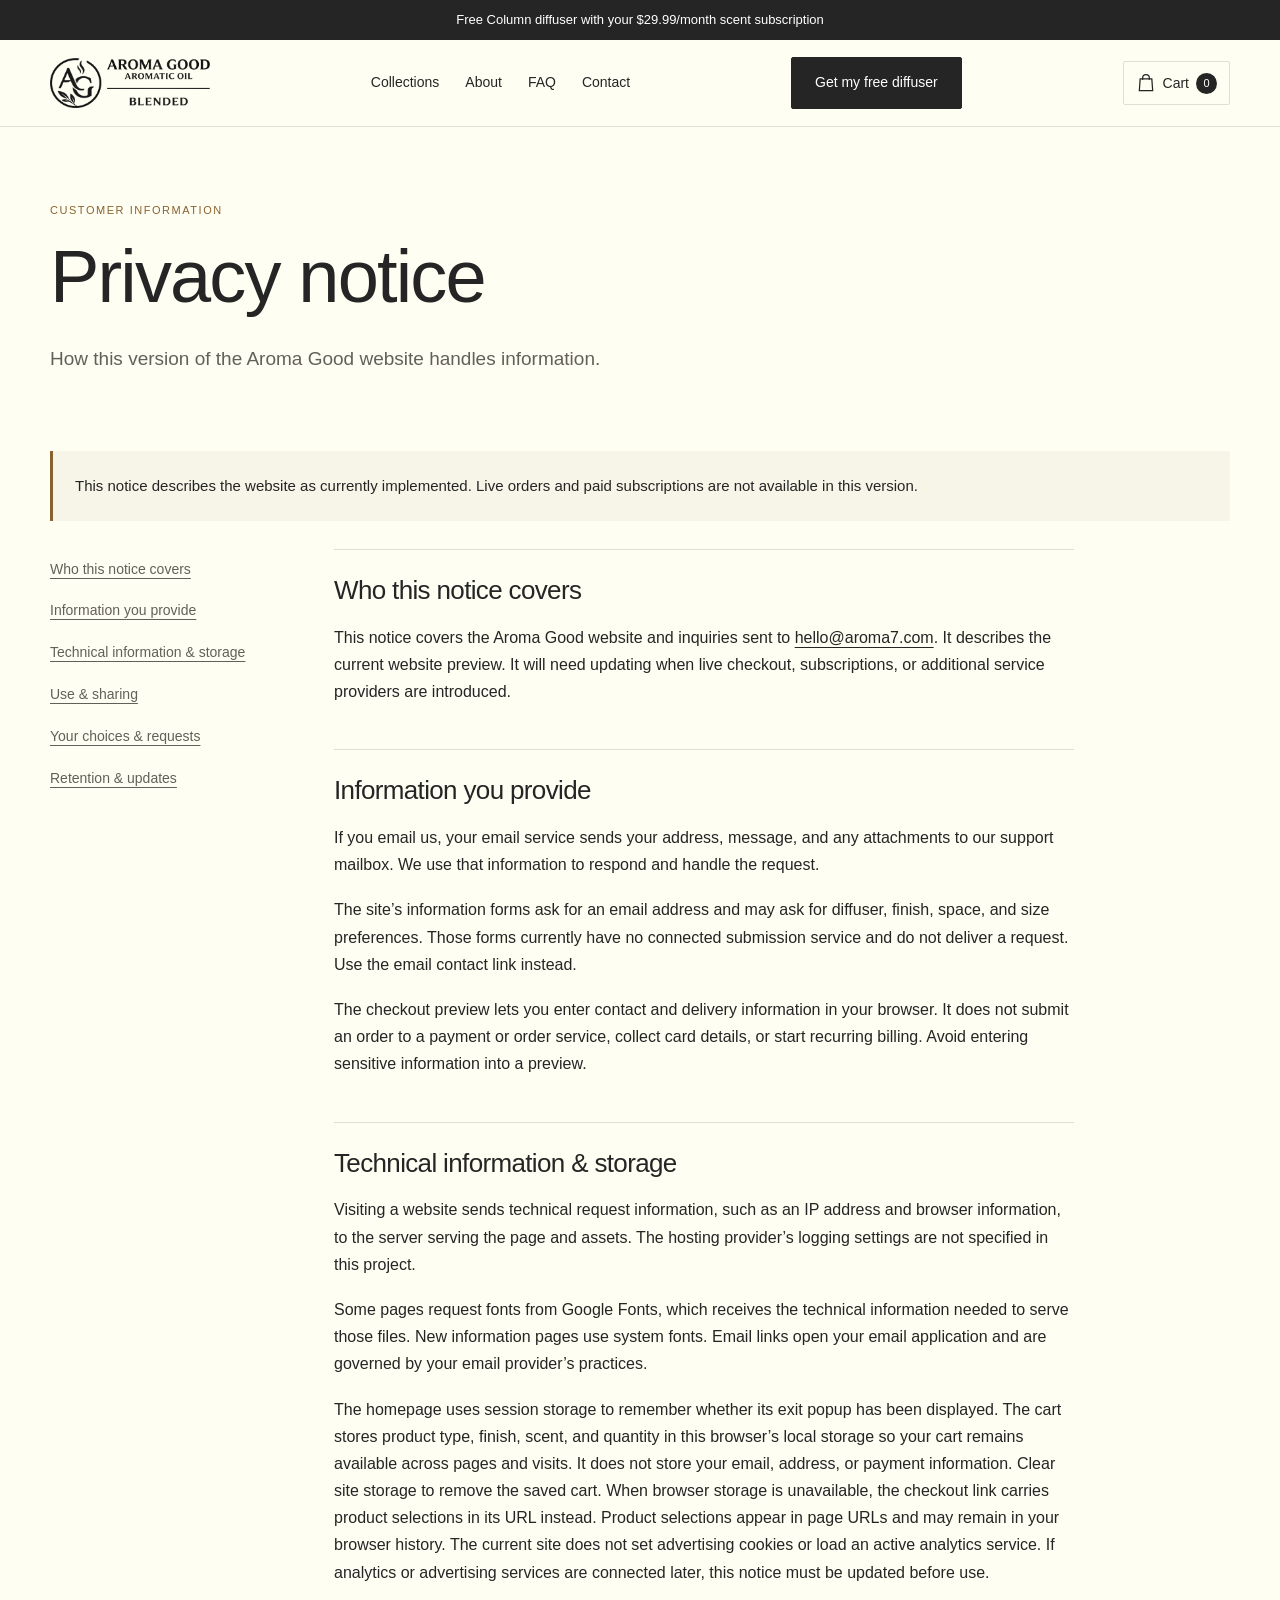
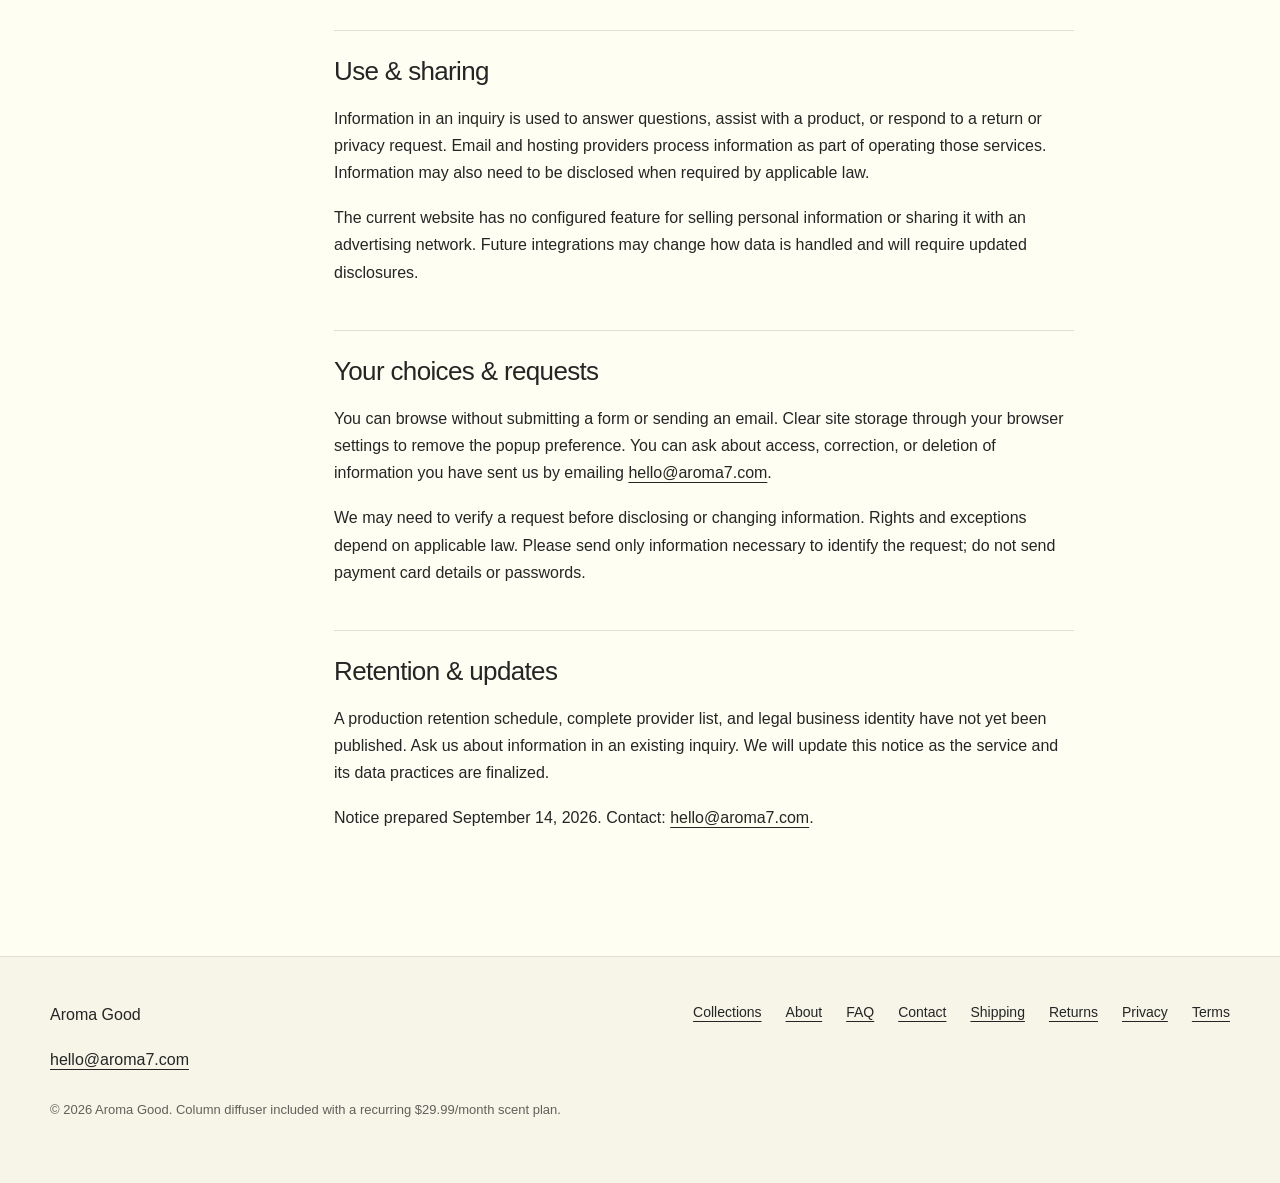
<file: privacy.html>
<!DOCTYPE html>
<html lang="en"><head><meta charset="utf-8"><meta name="viewport" content="width=device-width, initial-scale=1">
<title>Privacy notice | Aroma Good</title><meta name="description" content="How this version of the Aroma Good website handles information.">
<link rel="canonical" href="https://aroma7.com/privacy.html"><meta property="og:type" content="website"><meta property="og:title" content="Privacy notice | Aroma Good"><meta property="og:description" content="How this version of the Aroma Good website handles information."><meta property="og:image" content="https://aroma7.com/assets/banner-spa-steel.jpg">
<link rel="icon" href="assets/logo-mark.png"><link rel="stylesheet" href="assets/site-pages.css"><link rel="stylesheet" href="assets/cart.css">
<script src="assets/cart-store.js"></script>
<script src="assets/cart-ui.js" defer></script>
</head><body>
<a class="skip" href="#main">Skip to content</a><div class="announcement">Free Column diffuser with your $29.99/month scent subscription</div>
<header class="header"><div class="wrap header-in"><a class="logo" href="index.html" aria-label="Aroma Good home"><img src="assets/logo-aroma-good.png" alt="Aroma Good" width="485" height="154"></a><nav class="nav" aria-label="Main"><a href="collections.html">Collections</a><a href="about.html">About</a><a href="faq.html">FAQ</a><a href="contact.html">Contact</a></nav><a class="btn" href="product.html?unit=column#buy">Get my free diffuser</a></div></header>
<main id="main" class="wrap"><section class="hero"><p class="eyebrow">Customer information</p><h1>Privacy notice</h1><p class="lede">How this version of the Aroma Good website handles information.</p></section><div class="notice">This notice describes the website as currently implemented. Live orders and paid subscriptions are not available in this version.</div><div class="policy-layout"><nav class="contents" aria-label="On this page"><a href="#scope">Who this notice covers</a><a href="#provided">Information you provide</a><a href="#technical">Technical information &amp; storage</a><a href="#use">Use &amp; sharing</a><a href="#choices">Your choices &amp; requests</a><a href="#retention">Retention &amp; updates</a></nav><div class="prose"><section id="scope"><h2>Who this notice covers</h2><p>This notice covers the Aroma Good website and inquiries sent to <a href="mailto:hello@aroma7.com">hello@aroma7.com</a>. It describes the current website preview. It will need updating when live checkout, subscriptions, or additional service providers are introduced.</p></section><section id="provided"><h2>Information you provide</h2><p>If you email us, your email service sends your address, message, and any attachments to our support mailbox. We use that information to respond and handle the request.</p><p>The site’s information forms ask for an email address and may ask for diffuser, finish, space, and size preferences. Those forms currently have no connected submission service and do not deliver a request. Use the email contact link instead.</p><p>The checkout preview lets you enter contact and delivery information in your browser. It does not submit an order to a payment or order service, collect card details, or start recurring billing. Avoid entering sensitive information into a preview.</p></section><section id="technical"><h2>Technical information &amp; storage</h2><p>Visiting a website sends technical request information, such as an IP address and browser information, to the server serving the page and assets. The hosting provider’s logging settings are not specified in this project.</p><p>Some pages request fonts from Google Fonts, which receives the technical information needed to serve those files. New information pages use system fonts. Email links open your email application and are governed by your email provider’s practices.</p><p>The homepage uses session storage to remember whether its exit popup has been displayed. The cart stores product type, finish, scent, and quantity in this browser’s local storage so your cart remains available across pages and visits. It does not store your email, address, or payment information. Clear site storage to remove the saved cart. When browser storage is unavailable, the checkout link carries product selections in its URL instead. Product selections appear in page URLs and may remain in your browser history. The current site does not set advertising cookies or load an active analytics service. If analytics or advertising services are connected later, this notice must be updated before use.</p></section><section id="use"><h2>Use &amp; sharing</h2><p>Information in an inquiry is used to answer questions, assist with a product, or respond to a return or privacy request. Email and hosting providers process information as part of operating those services. Information may also need to be disclosed when required by applicable law.</p><p>The current website has no configured feature for selling personal information or sharing it with an advertising network. Future integrations may change how data is handled and will require updated disclosures.</p></section><section id="choices"><h2>Your choices &amp; requests</h2><p>You can browse without submitting a form or sending an email. Clear site storage through your browser settings to remove the popup preference. You can ask about access, correction, or deletion of information you have sent us by emailing <a href="mailto:hello@aroma7.com?subject=Privacy%20request">hello@aroma7.com</a>.</p><p>We may need to verify a request before disclosing or changing information. Rights and exceptions depend on applicable law. Please send only information necessary to identify the request; do not send payment card details or passwords.</p></section><section id="retention"><h2>Retention &amp; updates</h2><p>A production retention schedule, complete provider list, and legal business identity have not yet been published. Ask us about information in an existing inquiry. We will update this notice as the service and its data practices are finalized.</p><p>Notice prepared September 14, 2026. Contact: <a href="mailto:hello@aroma7.com">hello@aroma7.com</a>.</p></section></div></div></main>
<footer class="footer"><div class="wrap"><div class="footer-in"><div><p>Aroma Good</p><a href="mailto:hello@aroma7.com">hello@aroma7.com</a></div><nav aria-label="Footer"><a href="collections.html">Collections</a><a href="about.html">About</a><a href="faq.html">FAQ</a><a href="contact.html">Contact</a><a href="shipping.html">Shipping</a><a href="returns.html">Returns</a><a href="privacy.html" aria-current="page">Privacy</a><a href="terms.html">Terms</a></nav></div><p class="fine">&copy; 2026 Aroma Good. Column diffuser included with a recurring $29.99/month scent plan.</p></div></footer></body></html>
</file>
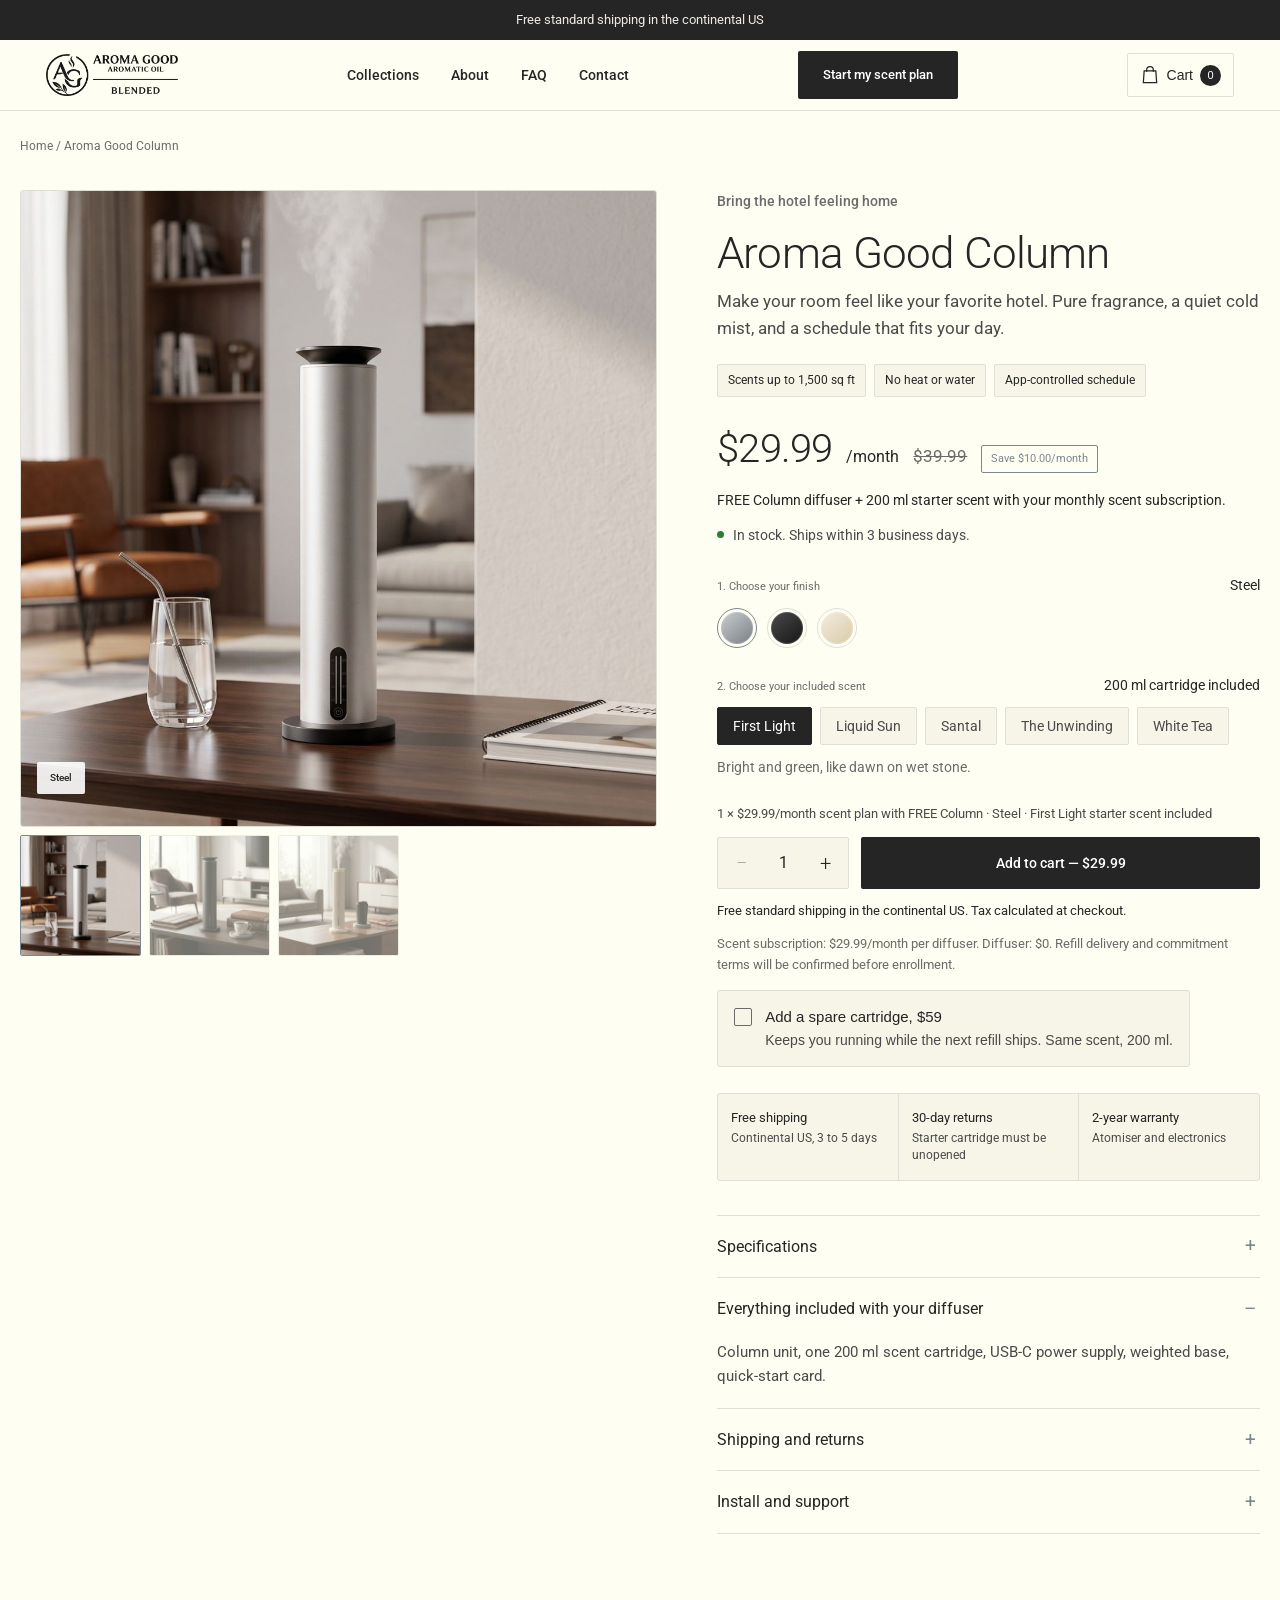
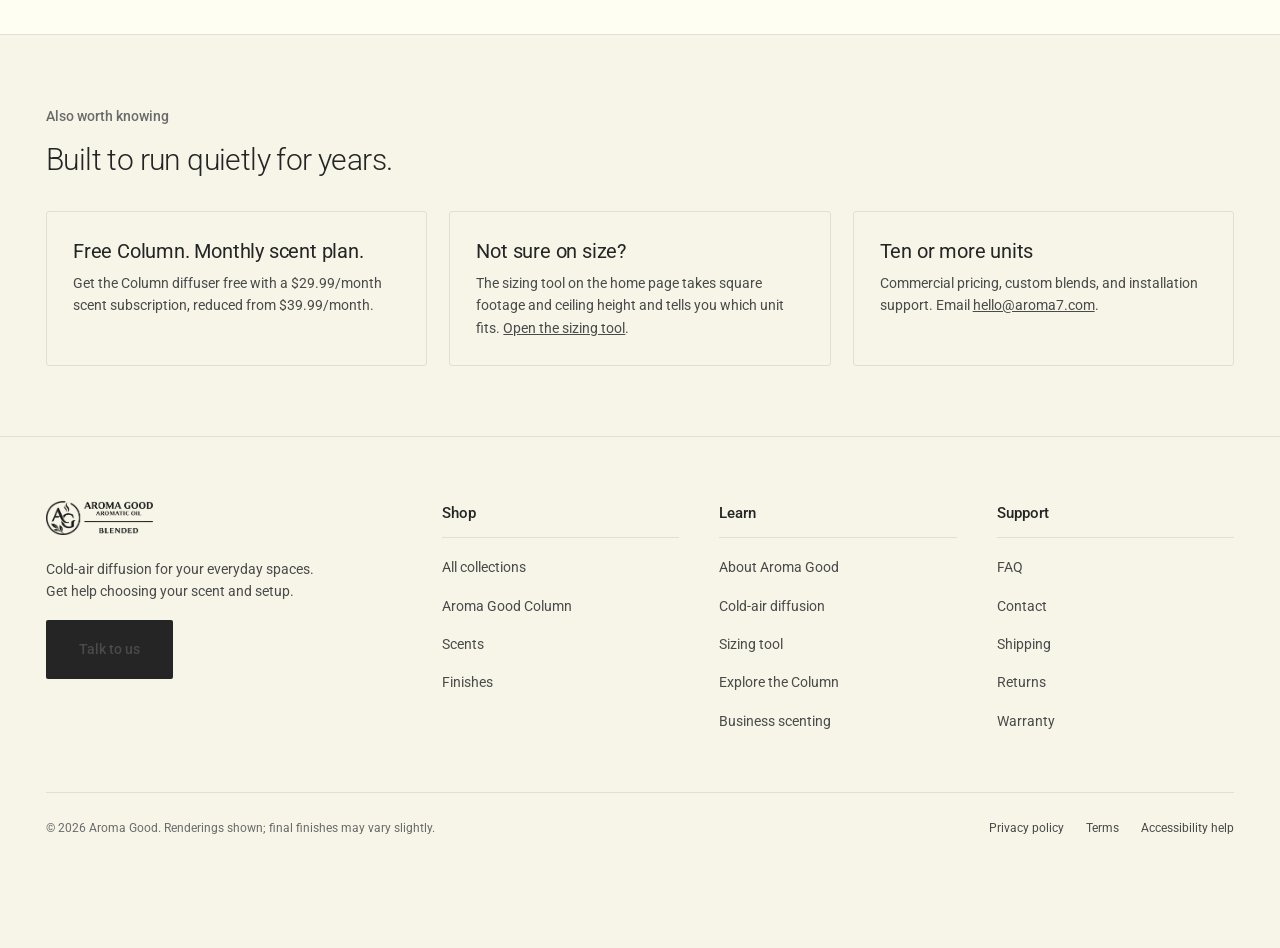
<file: product.html>
<!DOCTYPE html>
<html lang="en">
<head>
<meta charset="utf-8">
<meta name="viewport" content="width=device-width, initial-scale=1">
<title>Aroma Good | Free Column with $29.99/month Scent Plan</title>
<meta name="description" content="Free Column diffuser with a $29.99/month scent subscription, reduced from $39.99/month. Choose your finish and starter scent.">
<link rel="canonical" href="https://aroma7.com/product.html">
<meta property="og:type" content="product">
<meta property="og:title" content="Aroma Good | Free Column with $29.99/month Scent Plan">
<meta property="og:image" content="assets/banner-spa-steel.jpg">
<link rel="preconnect" href="https://fonts.googleapis.com">
<link rel="preconnect" href="https://fonts.gstatic.com" crossorigin>
<link href="https://fonts.googleapis.com/css2?family=Roboto:ital,wght@0,300;0,400;0,500;0,700;1,300&display=swap" rel="stylesheet">
<style>
/* ============================================================
   AROMA GOOD shared system: light retail
   Token names kept from the dark build so page rules keep working.
   ============================================================ */
:root{
  --ink:#FFFEF2;                 /* page ground        */
  --ink-2:#F6F5E8;               /* soft band          */
  --stone:#EBEADE;               /* deeper band        */
  --clay:#6B6B6B;                /* labels, tertiary   */
  --sand:#252525;                /* primary text       */
  --sand-dim:#4A4A4A;            /* secondary text     */
  --linen:#EBEADE;
  --gold:#A9793C;
  --gold-lite:#8A6230;           /* hover: darker on light ground */
  --accent:#7C8790;              /* retinted by the finish selector */
  --accent-soft:rgba(124,135,144,.10);
  --edge:#E0DFD6;
  --dark:#252525;                /* inverse bands      */
  --display:"Roboto","Helvetica Neue",Arial,sans-serif;
  --body:"Roboto","Helvetica Neue",Arial,sans-serif;
  --maxw:1240px;
  color-scheme:light;
}
*{box-sizing:border-box}
html{scroll-behavior:smooth;-webkit-text-size-adjust:100%}
body{
  margin:0;background:var(--ink);color:var(--sand);
  font-family:var(--body);font-weight:400;font-size:16px;line-height:1.6;
  -webkit-font-smoothing:antialiased;
}
img{max-width:100%;display:block;height:auto}
a{color:inherit}
.wrap{width:100%;max-width:var(--maxw);margin:0 auto;padding:0 26px}

/* --- announcement bar --- */
.ann{background:var(--dark);color:#EFE9E1;text-align:center;font-size:13px;
  letter-spacing:0;text-transform:none;height:40px;position:relative;overflow:hidden}
.ann span{position:absolute;inset:0;display:flex;align-items:center;justify-content:center;
  opacity:0;transition:opacity .5s ease;padding:0 16px}
.ann span.on{opacity:1}

/* --- type --- */
.eyebrow{
  font-family:var(--body);font-size:14px;font-weight:500;letter-spacing:0;
  text-transform:none;color:var(--clay);margin:0 0 16px;
}
h1,h2,h3{font-family:var(--display);font-weight:300;line-height:1.12;margin:0;letter-spacing:-.02em}
h1{font-size:clamp(32px,4.2vw,52px)}
h2{font-size:clamp(24px,2.6vw,30px)}
h3{font-size:20px;line-height:1.3;font-weight:400;letter-spacing:-.01em}
p{margin:0 0 18px}
.lede{font-size:18px;color:var(--sand-dim);max-width:54ch}
.sect{padding:108px 0;position:relative}
.sect-head{max-width:660px;margin-bottom:46px}

/* --- the vent slot motif --- */
.slot{width:3px;height:56px;border-radius:2px;margin:0 auto 34px;
  background:linear-gradient(180deg,transparent,var(--accent) 24%,var(--accent) 76%,transparent)}

/* --- buttons --- */
.btn{
  display:inline-flex;align-items:center;justify-content:center;gap:10px;
  font-family:var(--body);font-size:14px;font-weight:500;letter-spacing:0;text-transform:none;
  padding:17px 32px;border-radius:2px;border:1px solid transparent;cursor:pointer;white-space:nowrap;
  text-decoration:none;transition:background .18s ease,color .18s ease,border-color .18s ease;
}
.btn-primary{background:var(--dark);color:#FFF}
.btn-primary:hover{background:#332E28}
.btn-ghost{border-color:var(--sand);color:var(--sand);background:none}
.btn-ghost:hover{background:var(--sand);color:#FFF}
.btn:focus-visible,button:focus-visible,a:focus-visible{outline:2px solid var(--accent);outline-offset:3px;border-radius:2px}

/* ============================ HEADER ============================ */
.hdr{position:sticky;top:0;z-index:60;backdrop-filter:blur(14px);
  background:rgba(255,254,242,.94);border-bottom:1px solid var(--edge)}
.hdr-in{display:flex;align-items:center;justify-content:space-between;height:70px}
.mark{font-family:var(--display);font-size:21px;font-weight:500;letter-spacing:0;text-transform:none;text-decoration:none}
.mark span{color:var(--accent)}
.mark{display:inline-flex;align-items:center}
.mark img{height:42px;width:auto}
.mark-sm img{height:34px}
@media(max-width:420px){.mark img{height:34px}}
.hdr-nav{display:flex;align-items:center;gap:32px}
.hdr-nav a{font-size:14px;font-weight:500;letter-spacing:0;text-transform:none;text-decoration:none;color:var(--sand)}
.hdr-nav a:hover{color:var(--accent)}
.hdr .btn{padding:13px 24px;font-size:13px}
@media(max-width:860px){.hdr-nav a{display:none}}

.field{margin-bottom:20px}
.field label{display:block;font-size:13px;font-weight:500;letter-spacing:0;text-transform:none;color:var(--clay);margin-bottom:8px}
.field input,.field select{width:100%;background:#FFFEF7;border:1px solid var(--edge);color:var(--sand);
  font-family:var(--body);font-size:15px;font-weight:400;padding:14px 15px;border-radius:2px}
.field input:focus,.field select:focus{outline:2px solid var(--accent);outline-offset:1px;border-color:transparent}
.field select{appearance:none;-webkit-appearance:none;padding-right:40px;cursor:pointer;
  background-image:linear-gradient(45deg,transparent 50%,var(--clay) 50%),linear-gradient(135deg,var(--clay) 50%,transparent 50%);
  background-position:calc(100% - 19px) 22px,calc(100% - 14px) 22px;background-size:5px 5px;background-repeat:no-repeat}
.field input::placeholder{color:#A69E93}
.field input[type=number]{-moz-appearance:textfield}
.field input[type=number]::-webkit-outer-spin-button,.field input[type=number]::-webkit-inner-spin-button{-webkit-appearance:none;margin:0}

/* ============================ FOOTER ============================ */
.ftr{border-top:1px solid var(--edge);background:var(--ink-2);padding:64px 0 110px;font-size:14px}
.ftr-top{display:grid;grid-template-columns:1.5fr repeat(3,1fr);gap:40px;padding-bottom:44px;border-bottom:1px solid var(--edge)}
.ftr h4{font-size:15px;font-weight:500;letter-spacing:0;text-transform:none;color:var(--sand);
  margin:0 0 18px;padding-bottom:12px;border-bottom:1px solid var(--edge)}
.ftr ul{list-style:none;margin:0;padding:0}
.ftr li{margin-bottom:16px}
.ftr a{color:var(--sand-dim);text-decoration:none}
.ftr a:hover{color:var(--accent)}
.ftr .news p{color:var(--sand-dim);font-size:14px;max-width:34ch}
.ftr-form{display:flex;gap:8px;max-width:330px}
.ftr-form input{flex:1;background:#FFFEF7;border:1px solid var(--edge);border-radius:2px;padding:12px 13px;
  font-family:var(--body);font-size:14px;color:var(--sand)}
.ftr-form input:focus{outline:2px solid var(--accent);outline-offset:1px}
.ftr-form button{background:var(--dark);color:#FFF;border:0;border-radius:2px;padding:0 18px;cursor:pointer;
  font-family:var(--body);font-size:13px;font-weight:500;letter-spacing:0;text-transform:none}
.ftr-bot{display:flex;justify-content:space-between;gap:20px;flex-wrap:wrap;align-items:center;
  padding-top:26px;color:var(--clay);font-size:12px}
.ftr-bot nav{display:flex;gap:22px;flex-wrap:wrap}
@media(max-width:820px){.ftr-top{grid-template-columns:1fr 1fr;gap:32px}}
@media(max-width:520px){.ftr-top{grid-template-columns:1fr}}

/* --- mobile sticky CTA --- */
.dock{position:fixed;left:0;right:0;bottom:0;z-index:70;display:none;gap:12px;align-items:center;
  padding:11px 16px;background:rgba(255,255,255,.97);backdrop-filter:blur(12px);border-top:1px solid var(--edge);
  box-shadow:0 -6px 24px rgba(20,18,16,.07)}
.dock .btn{flex:1;padding:15px 10px}
.dock span{font-size:12px;font-weight:500;letter-spacing:0;text-transform:none;color:var(--sand)}
@media(max-width:720px){.dock{display:flex}.ftr{padding-bottom:104px}
  .btn{padding:16px 20px;font-size:11px;letter-spacing:0}}

/* --- reveal --- */
.rv{opacity:0;transform:translateY(16px);transition:opacity .7s ease,transform .7s ease}
.rv.in{opacity:1;transform:none}
@media(prefers-reduced-motion:reduce){.rv{opacity:1;transform:none;transition:none}
  html{scroll-behavior:auto}}

/* ============================ PDP ============================ */
.crumb{padding:26px 0 0;font-size:12px;letter-spacing:0;text-transform:none;color:var(--clay)}
.crumb a{text-decoration:none}
.crumb a:hover{color:var(--gold-lite)}

.pdp{display:grid;grid-template-columns:1.08fr .92fr;gap:60px;padding:34px 0 100px;align-items:start}
@media(max-width:960px){.pdp{grid-template-columns:1fr;gap:40px;padding-bottom:60px}}

/* --- gallery --- */
.gal{position:sticky;top:92px}
@media(max-width:960px){.gal{position:static}}
.gal-main{position:relative;aspect-ratio:1/1;border:1px solid var(--edge);border-radius:3px;overflow:hidden;background:var(--ink-2)}
.gal-main img{position:absolute;inset:0;width:100%;height:100%;object-fit:cover;opacity:0;transition:opacity .45s ease}
.gal-main img.on{opacity:1}
.gal-tag{position:absolute;left:16px;bottom:14px;z-index:2;font-size:10px;font-weight:500;letter-spacing:0;
  text-transform:none;color:var(--sand);background:rgba(255,255,255,.9);
  padding:8px 13px;border-radius:2px}
.thumbs{display:grid;grid-template-columns:repeat(5,1fr);gap:8px;margin-top:8px}
.thumbs button{padding:0;border:1px solid var(--edge);border-radius:2px;overflow:hidden;background:none;cursor:pointer;
  aspect-ratio:1/1;transition:border-color .2s ease,opacity .2s ease;opacity:.55}
.thumbs button:hover{opacity:1}
.thumbs button[aria-pressed="true"]{border-color:var(--accent);opacity:1}
.thumbs img{width:100%;height:100%;object-fit:cover}

/* --- buy box --- */
.buy h1{font-size:clamp(32px,4vw,44px);margin-bottom:10px}
.buy .sub{color:var(--sand-dim);font-size:17px;margin-bottom:22px}
.pricerow{display:flex;align-items:baseline;gap:14px;margin-bottom:8px}
.pricerow strong{font-family:var(--display);font-size:40px;font-weight:300;letter-spacing:-.02em}
.pricerow del{color:var(--clay);font-size:17px}
.pricerow .save{font-size:11px;letter-spacing:0;text-transform:none;color:var(--accent);
  border:1px solid var(--accent);padding:4px 9px;border-radius:2px}
.stock{font-size:14px;color:var(--sand-dim);margin-bottom:28px;display:flex;align-items:center;gap:9px}
.stock i{width:7px;height:7px;border-radius:50%;background:#2E7D32;flex:none}

.opt{margin-bottom:26px}
.opt-h{display:flex;justify-content:space-between;align-items:baseline;gap:14px;margin-bottom:11px}
.opt-h span{font-size:11px;letter-spacing:0;text-transform:none;color:var(--clay)}
.opt-h b{font-weight:400;font-size:14px;color:var(--sand)}

.cards{display:grid;grid-template-columns:1fr 1fr;gap:10px}
.card-opt{text-align:left;background:var(--ink-2);border:1px solid var(--edge);border-radius:3px;
  padding:16px 17px;cursor:pointer;color:var(--sand-dim);font-family:var(--body);transition:border-color .2s,background .2s,color .2s}
.card-opt:hover{border-color:var(--clay)}
.card-opt[aria-pressed="true"]{border-color:var(--sand);background:#FFFEF7;color:var(--sand);box-shadow:inset 0 0 0 1px var(--sand)}
.card-opt b{display:block;font-weight:400;font-size:16px;color:var(--sand);margin-bottom:3px}
.card-opt small{display:block;font-size:12px;letter-spacing:0;color:var(--clay);line-height:1.45}
.card-opt em{font-style:normal;display:block;margin-top:8px;font-size:15px;color:var(--sand)}
@media(max-width:420px){.cards{grid-template-columns:1fr}}

.dots{display:flex;gap:10px;flex-wrap:wrap}
.dot{width:40px;height:40px;border-radius:50%;border:1px solid var(--edge);cursor:pointer;padding:3px;background:none;
  transition:border-color .2s ease,transform .2s ease}
.dot:hover{transform:translateY(-2px)}
.dot[aria-pressed="true"]{border-color:var(--accent)}
.dot i{display:block;width:100%;height:100%;border-radius:50%;box-shadow:inset 0 0 0 1px rgba(255,255,255,.14)}

.chips{display:flex;gap:8px;flex-wrap:wrap}
.chip{background:var(--ink-2);border:1px solid var(--edge);border-radius:2px;padding:10px 15px;cursor:pointer;
  font-family:var(--body);font-size:14px;color:var(--sand-dim);transition:border-color .2s,color .2s,background .2s}
.chip:hover{border-color:var(--clay);color:var(--sand)}
.chip[aria-pressed="true"]{border-color:var(--sand);background:var(--sand);color:#FFF}
.scent-note{margin:11px 0 0;font-size:14px;color:var(--clay);min-height:21px}
.mini-note{margin:12px 0 0;font-size:13px;color:var(--clay)}

.qtyrow{display:flex;gap:12px;align-items:stretch}
.qty{display:flex;align-items:center;border:1px solid var(--edge);border-radius:2px;background:var(--ink-2)}
.qty button{width:46px;background:none;border:0;color:var(--sand);font-size:20px;font-weight:300;cursor:pointer;font-family:var(--body)}
.qty button:hover{color:var(--gold-lite)}
.qty span{width:38px;text-align:center;font-size:16px}
.qtyrow .btn{flex:1}

.addon{display:flex;gap:13px;align-items:flex-start;border:1px solid var(--edge);border-radius:3px;
  padding:15px 16px;margin:14px 0 0;cursor:pointer;background:var(--ink-2)}
.addon[aria-pressed="true"]{border-color:var(--accent)}
.addon i{width:18px;height:18px;border:1px solid var(--clay);border-radius:2px;flex:none;margin-top:2px;position:relative}
.addon[aria-pressed="true"] i{border-color:var(--accent);background:var(--accent)}
.addon[aria-pressed="true"] i::after{content:"";position:absolute;left:5px;top:1px;width:5px;height:10px;
  border:solid #FFF;border-width:0 2px 2px 0;transform:rotate(45deg)}
.addon div{font-size:14px;color:var(--sand-dim);text-align:left;line-height:1.5}
.addon b{display:block;font-weight:400;color:var(--sand);font-size:15px;margin-bottom:2px}

.assure{display:grid;grid-template-columns:repeat(3,1fr);gap:1px;background:var(--edge);border:1px solid var(--edge);
  border-radius:3px;overflow:hidden;margin:26px 0 0}
.assure div{background:var(--ink-2);padding:15px 13px;font-size:12px;color:var(--sand-dim);line-height:1.45}
.assure b{display:block;color:var(--sand);font-weight:400;font-size:13px;margin-bottom:2px}
@media(max-width:520px){.assure{grid-template-columns:1fr}}

.acc{margin-top:34px}
.acc details{border-top:1px solid var(--edge)}
.acc details:last-of-type{border-bottom:1px solid var(--edge)}
.acc summary{list-style:none;cursor:pointer;padding:18px 34px 18px 0;position:relative;font-size:16px}
.acc summary::-webkit-details-marker{display:none}
.acc summary::after{content:"+";position:absolute;right:4px;top:50%;transform:translateY(-50%);color:var(--accent);font-size:19px}
.acc details[open] summary::after{content:"\2013"}
.acc summary:focus-visible{outline:2px solid var(--accent);outline-offset:3px}
.acc .body{padding:0 0 20px}
.acc ul{list-style:none;margin:0;padding:0}
.acc li{display:flex;justify-content:space-between;gap:16px;padding:9px 0;border-bottom:1px solid rgba(20,18,16,.08);
  font-size:14px;color:var(--sand-dim)}
.acc li b{font-weight:400;color:var(--sand);text-align:right}
.acc p{font-size:15px;color:var(--sand-dim);margin:0}

/* --- cross sell --- */
.xsell{border-top:1px solid var(--edge);background:var(--ink-2);padding:70px 0}
.xsell-in{display:grid;grid-template-columns:repeat(3,1fr);gap:22px;margin-top:34px}
.xs{border:1px solid var(--edge);border-radius:3px;padding:26px}
.xs h3{margin-bottom:8px}
.xs p{font-size:14px;color:var(--sand-dim);margin:0}
@media(max-width:820px){.xsell-in{grid-template-columns:1fr}}
/* Purchase flow */
#buy,#finishOptions,#scentOptions,#productDetails{scroll-margin-top:90px}
.buy-benefits{display:flex;flex-wrap:wrap;gap:8px;list-style:none;padding:0;margin:0 0 20px}
.buy-benefits li{padding:6px 10px;background:var(--ink-2);border:1px solid var(--edge);font-size:12px;border-radius:2px}
.bundle-note{font-size:14px;margin:0 0 12px;color:var(--sand)}
.unit-choice{border-top:1px solid var(--edge);border-bottom:1px solid var(--edge);padding:12px 0}
.unit-choice summary{display:flex;justify-content:space-between;gap:12px;cursor:pointer;font-size:13px;list-style:none}
.unit-choice summary span:last-child{text-decoration:underline;text-underline-offset:3px;flex-shrink:0}
.unit-choice .cards{margin-top:14px}
.order-choice{font-size:13px;color:var(--sand-dim);margin:0 0 12px}
.checkout-note{font-size:13px;margin:12px 0;color:var(--sand)}
.qty button:disabled{opacity:.35;cursor:default}
.qtyrow .btn{white-space:normal;text-align:center;font-size:14px}
@media(max-width:520px){.qtyrow{flex-wrap:wrap}.qtyrow .btn{flex-basis:100%;min-height:52px}.opt-h{flex-wrap:wrap;gap:4px}.buy h1{font-size:32px}.pricerow{flex-wrap:wrap}.dock{padding-bottom:max(11px,env(safe-area-inset-bottom))}}
</style>
<link rel="stylesheet" href="assets/cart.css">
<script src="assets/cart-store.js"></script>
<script src="assets/cart-ui.js" defer></script>
</head>
<body>

<div class="ann" aria-label="Announcements">
  <span class="on">Free standard shipping in the continental US</span>
  <span>Free Column diffuser with the $29.99/month scent plan</span>
  <span>30-day returns and a 2-year warranty</span>
</div>
<header class="hdr">
  <div class="wrap hdr-in">
    <a class="mark" href="index.html"><img src="assets/logo-aroma-good.png" width="485" height="154" alt="Aroma Good"></a>
    <nav class="hdr-nav" aria-label="Main">
      <a href="collections.html">Collections</a>
      <a href="about.html">About</a>
      <a href="faq.html">FAQ</a>
      <a href="contact.html">Contact</a>
    </nav>
    <a class="btn btn-primary" href="#buy" data-cta="pdp-header" id="headerBuy">Start my scent plan</a>
  </div>
</header>

<div class="wrap crumb"><a href="index.html">Home</a> / <span id="crumbName">Aroma Good Column</span></div>

<main class="wrap pdp">

  <!-- ============ GALLERY ============ -->
  <section class="gal">
    <div class="gal-main">
      <img class="on" data-key="steel" src="assets/aroma7-steel.jpg" alt="Aroma Good diffuser in brushed steel" width="1080" height="1080" fetchpriority="high">
      <img data-key="charcoal" src="assets/aroma7-charcoal.jpg" alt="Aroma Good in charcoal" width="1080" height="1080">
      <img data-key="cream" src="assets/aroma7-cream.jpg" alt="Aroma Good in cream" width="1080" height="1080">
      <p class="gal-tag" id="galTag">Steel</p>
    </div>
    <div class="thumbs" id="thumbs">
      <button type="button" data-key="steel" aria-pressed="true" aria-label="Steel"><img src="assets/aroma7-steel.jpg" alt="" loading="lazy"></button>
      <button type="button" data-key="charcoal" aria-pressed="false" aria-label="Charcoal"><img src="assets/aroma7-charcoal.jpg" alt="" loading="lazy"></button>
      <button type="button" data-key="cream" aria-pressed="false" aria-label="Cream"><img src="assets/aroma7-cream.jpg" alt="" loading="lazy"></button>
    </div>
  </section>

  <!-- ============ BUY BOX ============ -->
  <section class="buy" id="buy">
    <p class="eyebrow">Bring the hotel feeling home</p>
    <h1 id="title">Aroma Good Column</h1>
    <p class="sub" id="sub">Make your room feel like your favorite hotel. Pure fragrance, a quiet cold mist, and a schedule that fits your day.</p>

    <ul class="buy-benefits" id="buyBenefits"><li>Scents up to 1,500 sq ft</li><li>No heat or water</li><li>App-controlled schedule</li></ul>
    <div class="pricerow">
      <strong id="price">$29.99</strong><span id="pricePeriod">/month</span>
      <del id="was">$39.99</del>
      <span class="save" id="save">Save $10/month</span>
    </div>
    <p class="bundle-note" id="bundleNote"><strong>FREE Column diffuser</strong> + 200 ml starter scent with your monthly scent subscription.</p>
    <p class="stock"><i></i><span id="stock">In stock. Ships within 3 business days.</span></p>



    <div class="opt" id="finishOptions">
      <div class="opt-h"><span>1. Choose your finish</span><b id="finishName">Steel</b></div>
      <div class="dots" id="dots">
        <button class="dot" type="button" data-key="steel" aria-pressed="true" aria-label="Steel"><i style="background:linear-gradient(140deg,#C9CDD1,#7A7F84)"></i></button>
        <button class="dot" type="button" data-key="charcoal" aria-pressed="false" aria-label="Charcoal"><i style="background:linear-gradient(140deg,#4A4A4B,#161616)"></i></button>
        <button class="dot" type="button" data-key="cream" aria-pressed="false" aria-label="Cream"><i style="background:linear-gradient(140deg,#F3ECDD,#D9CBAA)"></i></button>
      </div>
    </div>

    <div class="opt" id="scentOptions">
      <div class="opt-h"><span>2. Choose your included scent</span><b>200 ml cartridge included</b></div>
      <div class="chips" id="chips">
        <button class="chip" type="button" data-scent="First Light" data-notes="Bright and green, like dawn on wet stone." aria-pressed="true">First Light</button>
        <button class="chip" type="button" data-scent="Liquid Sun" data-notes="Citrus and warm stone." aria-pressed="false">Liquid Sun</button>
        <button class="chip" type="button" data-scent="Santal" data-notes="Sandalwood and sun-dried wood." aria-pressed="false">Santal</button>
        <button class="chip" type="button" data-scent="The Unwinding" data-notes="Lavender and soft smoke." aria-pressed="false">The Unwinding</button>
        <button class="chip" type="button" data-scent="White Tea" data-notes="Clean, quiet, barely floral." aria-pressed="false">White Tea</button>
      </div>
      <p class="scent-note" id="scentNote">Bright and green, like dawn on wet stone.</p>
    </div>

    <p class="order-choice" id="orderChoice" aria-live="polite">Steel diffuser + First Light starter scent</p>
    <div class="qtyrow">
      <div class="qty">
        <button type="button" id="minus" aria-label="Decrease quantity">&minus;</button>
        <span id="qty" aria-live="polite">1</span>
        <button type="button" id="plus" aria-label="Increase quantity">+</button>
      </div>
      <button class="btn btn-primary" type="button" id="addBtn" data-cta="pdp-add">Add to cart — $29.99</button>
    </div>
    <p id="cartFeedback" class="mini-note" role="status" hidden></p>
    <p class="checkout-note">Free standard shipping in the continental US. Tax calculated at checkout.</p>
    <p class="mini-note" id="planNote">Scent subscription: $29.99/month. Column diffuser: $0. Refill delivery and commitment terms will be confirmed before enrollment.</p>

    <button class="addon" type="button" id="addon" aria-pressed="false">
      <i></i>
      <div><b>Add a spare cartridge, $59</b>Keeps you running while the next refill ships. Same scent, 200 ml.</div>
    </button>

    <div class="assure">
      <div><b>Free shipping</b>Continental US, 3 to 5 days</div>
      <div><b>30-day returns</b>Starter cartridge must be unopened</div>
      <div><b>2-year warranty</b>Atomiser and electronics</div>
    </div>

    <div class="acc" id="productDetails">
      <details>
        <summary>Specifications</summary>
        <div class="body"><ul id="specs"></ul></div>
      </details>
      <details open>
        <summary>Everything included with your diffuser</summary>
        <div class="body"><p id="boxList">Diffuser unit, one 200 ml scent cartridge, USB-C power supply, weighted base, quick-start card.</p></div>
      </details>
      <details>
        <summary>Shipping and returns</summary>
        <div class="body"><p>Free ground shipping in the continental US, 3 to 5 business days. Return the unit within 30 days for a full refund provided the cartridge is unopened. We pay return shipping on defective units.</p></div>
      </details>
      <details>
        <summary>Install and support</summary>
        <div class="body"><p id="installNote">The Column runs out of the box. Plug it in, pair it in the app, and set your schedule.</p></div>
      </details>
    </div>
  </section>
</main>

<section class="xsell">
  <div class="wrap">
    <p class="eyebrow">Also worth knowing</p>
    <h2>Built to run quietly for years.</h2>
    <div class="xsell-in">
      <article class="xs"><h3>Free Column. Monthly scent plan.</h3><p>Get the Column diffuser free with a $29.99/month scent subscription, reduced from $39.99/month.</p></article>
      <article class="xs"><h3>Not sure on size?</h3><p>The sizing tool on the home page takes square footage and ceiling height and tells you which unit fits. <a href="index.html#calc">Open the sizing tool</a>.</p></article>
      <article class="xs"><h3>Ten or more units</h3><p>Commercial pricing, custom blends, and installation support. Email <a href="mailto:hello@aroma7.com">hello@aroma7.com</a>.</p></article>
    </div>
  </div>
</section>

<footer class="ftr">
  <div class="wrap">
    <div class="ftr-top">
      <div class="news">
        <a class="mark mark-sm" href="index.html"><img src="assets/logo-aroma-good.png" width="485" height="154" alt="Aroma Good"></a>
        <p style="margin:16px 0 18px">Cold-air diffusion for your everyday spaces. Get help choosing your scent and setup.</p>
        <a class="btn btn-primary" href="contact.html">Talk to us</a>
      </div>
      <div>
        <h4>Shop</h4>
        <ul>
          <li><a href="collections.html">All collections</a></li>
          <li><a href="product.html?unit=column">Aroma Good Column</a></li>
          <li><a href="#scentOptions">Scents</a></li>
          <li><a href="#finishOptions">Finishes</a></li>
        </ul>
      </div>
      <div>
        <h4>Learn</h4>
        <ul>
          <li><a href="about.html">About Aroma Good</a></li>
          <li><a href="index.html#how">Cold-air diffusion</a></li>
          <li><a href="index.html#calc">Sizing tool</a></li>
          <li><a href="index.html#units">Explore the Column</a></li>
          <li><a href="mailto:hello@aroma7.com">Business scenting</a></li>
        </ul>
      </div>
      <div>
        <h4>Support</h4>
        <ul>
          <li><a href="faq.html">FAQ</a></li>
          <li><a href="contact.html">Contact</a></li>
          <li><a href="shipping.html">Shipping</a></li>
          <li><a href="returns.html">Returns</a></li>
          <li><a href="returns.html#warranty">Warranty</a></li>
        </ul>
      </div>
    </div>
    <div class="ftr-bot">
      <p style="margin:0">&copy; 2026 Aroma Good. Renderings shown; final finishes may vary slightly.</p>
      <nav>
        <a href="privacy.html">Privacy policy</a><a href="terms.html">Terms</a><a href="contact.html#accessibility">Accessibility help</a>
      </nav>
    </div>
  </div>
</footer>

<div class="dock">
  <span id="dockPrice">$29.99/mo</span>
  <button class="btn btn-primary" type="button" id="dockBtn" data-cta="pdp-dock">Add to cart</button>
</div>

<script>
/* ============================================================
   Product data. Prices in whole dollars.
   ============================================================ */
var UNITS = {
  column: {
    name:'Aroma Good Column', price:29.99, was:39.99, subscription:true,
    sub:'Make your room feel like your favorite hotel. Pure fragrance, a quiet cold mist, and a schedule that fits your day.',
    stock:'In stock. Ships within 3 business days.',
    install:'The Column runs out of the box. Plug it in, pair it in the app, and set your schedule.',
    box:'Column unit, one 200 ml scent cartridge, USB-C power supply, weighted base, quick-start card.',
    specs:[['Coverage','Up to 1,500 sq ft'],['Placement','Floor or console'],['Height','13.4 in / 34 cm'],
           ['Sound','Under 25 dB'],['Cartridge life','About 90 days'],['Power','USB-C, 12 W'],
           ['Control','Wi-Fi, app schedule'],['Body','Anodised aluminium, brass collar']]
  }
};
var FINISHES = {
  steel:['Steel','#7C8790'], charcoal:['Charcoal','#5B5B5C'], cream:['Cream','#B8A47C']
};
var ADDON_PRICE = 59;

var state = { unit:'column', finish:'steel', scent:'First Light', qty:1, addon:false };

/* read any selection carried over from the home page */
(function(){
  var q = new URLSearchParams(location.search);
  if (UNITS[q.get('unit')]) state.unit = q.get('unit');
  if (FINISHES[q.get('finish')]) state.finish = q.get('finish');
  if (Array.from(document.querySelectorAll('.chip')).some(function(chip){ return chip.dataset.scent === q.get('scent'); })) state.scent = q.get('scent');
})();

function money(n){ return '$' + n.toLocaleString('en-US', {minimumFractionDigits:2, maximumFractionDigits:2}); }
function total(){ return UNITS[state.unit].price * state.qty + (state.addon ? ADDON_PRICE : 0); }

function track(name, params){
  params = params || {};
  if (window.gtag) gtag('event', name, params);
  if (window.dataLayer) dataLayer.push(Object.assign({event:name}, params));
  console.log('[aroma7]', name, params);
}

function render(){
  var u = UNITS[state.unit], f = FINISHES[state.finish];

  document.getElementById('title').textContent = u.name;
  document.getElementById('crumbName').textContent = u.name;
  document.getElementById('sub').textContent = u.sub;
  document.getElementById('stock').textContent = u.stock;
  document.getElementById('buyBenefits').innerHTML = '<li>Scents up to 1,500 sq ft</li><li>No heat or water</li><li>App-controlled schedule</li>';
  document.getElementById('price').textContent = money(u.price);
  document.getElementById('was').textContent = money(u.was);
  document.getElementById('save').textContent = 'Save ' + money(u.was - u.price) + (u.subscription ? '/month' : '');
  document.getElementById('pricePeriod').textContent = u.subscription ? '/month' : '';
  document.getElementById('bundleNote').textContent = 'FREE Column diffuser + 200 ml starter scent with your monthly scent subscription.';
  document.getElementById('planNote').textContent = 'Scent subscription: $29.99/month per diffuser. Diffuser: $0. Refill delivery and commitment terms will be confirmed before enrollment.';
  document.getElementById('installNote').textContent = u.install;
  document.getElementById('boxList').textContent = u.box;
  document.title = u.subscription ? 'Free Column + $29.99/month Scent Plan | Aroma Good' : u.name + ' | Aroma Good';
  document.getElementById('headerBuy').textContent = 'Start my scent plan';

  document.getElementById('specs').innerHTML = u.specs
    .map(function(r){ return '<li>' + r[0] + '<b>' + r[1] + '</b></li>'; }).join('');

  document.getElementById('finishName').textContent = f[0];
  document.getElementById('galTag').textContent = f[0];
  document.documentElement.style.setProperty('--accent', f[1]);

  document.querySelectorAll('.gal-main img').forEach(function(i){ i.classList.toggle('on', i.dataset.key === state.finish); });
  document.querySelectorAll('#thumbs button, .dot').forEach(function(b){ b.setAttribute('aria-pressed', String(b.dataset.key === state.finish)); });
  document.querySelectorAll('.card-opt').forEach(function(b){ b.setAttribute('aria-pressed', String(b.dataset.unit === state.unit)); });
  document.querySelectorAll('.chip').forEach(function(b){
    var on = b.dataset.scent === state.scent;
    b.setAttribute('aria-pressed', String(on));
    if (on) document.getElementById('scentNote').textContent = b.dataset.notes;
  });
  document.getElementById('addon').setAttribute('aria-pressed', String(state.addon));
  document.getElementById('qty').textContent = state.qty;

  document.getElementById('orderChoice').textContent = state.qty + ' × ' + (u.subscription ? '$29.99/month scent plan with FREE Column' : u.name) + ' · ' + f[0] + ' · ' + state.scent + ' starter scent included' + (state.addon ? ' + 1 spare cartridge' : '');
  document.getElementById('minus').disabled = state.qty === 1;
  document.getElementById('plus').disabled = state.qty === 10;
  var label = 'Add to cart — ' + money(total());
  document.getElementById('addBtn').textContent = label;
  document.getElementById('dockPrice').textContent = u.subscription ? money(u.price * state.qty) + '/mo' + (state.addon ? ' + $59 once' : '') : money(total());
  document.getElementById('dockBtn').textContent = 'Add to cart';


}

/* ---------- interactions ---------- */
document.querySelectorAll('.card-opt').forEach(function(b){
  b.addEventListener('click', function(){ state.unit = b.dataset.unit; render(); track('select_unit',{unit:state.unit}); });
});
document.querySelectorAll('#thumbs button, .dot').forEach(function(b){
  b.addEventListener('click', function(){ state.finish = b.dataset.key; render(); track('select_finish',{finish:state.finish}); });
});
document.querySelectorAll('.chip').forEach(function(b){
  b.addEventListener('click', function(){
    state.scent = b.dataset.scent;
    render(); track('select_scent',{scent:state.scent});
  });
});
document.getElementById('plus').addEventListener('click', function(){ if(state.qty < 10){ state.qty++; render(); } });
document.getElementById('minus').addEventListener('click', function(){ if(state.qty > 1){ state.qty--; render(); } });
document.getElementById('addon').addEventListener('click', function(){ state.addon = !state.addon; render(); track('toggle_addon',{on:state.addon}); });
['addBtn', 'dockBtn'].forEach(function(id){
  document.getElementById(id).addEventListener('click', function(){
    var feedback = document.getElementById('cartFeedback');
    feedback.hidden = true;
    try {
      AromaCart.addProduct(state);
      track('add_to_cart', {unit:state.unit, finish:state.finish, scent:state.scent, qty:state.qty, value:total(), currency:'USD', location:id});
      if (window.AromaCartUI) AromaCartUI.open('Added to your cart.');
      else location.href = AromaCart.cartURL();
    } catch (error) {
      feedback.textContent = error.message;
      feedback.hidden = false;
    }
  });
});

render();
</script>

<script type="application/ld+json">
{"@context":"https://schema.org","@type":"Product","name":"Aroma Good Scent Plans and Diffusers",
"description":"Free Column diffuser with a $29.99/month scent subscription, reduced from $39.99/month.",
"brand":{"@type":"Brand","name":"Aroma Good"},"image":"assets/banner-spa-steel.jpg",
"offers":{"@type":"Offer","priceCurrency":"USD","price":"29.99","availability":"https://schema.org/InStock"}}
</script>
<script>
/* rotating announcement bar */
(function(){
  var items = document.querySelectorAll('.ann span');
  if (items.length < 2) return;
  var i = 0;
  setInterval(function(){
    items[i].classList.remove('on');
    i = (i + 1) % items.length;
    items[i].classList.add('on');
  }, 4200);
})();
</script>

</body>
</html>
</file>
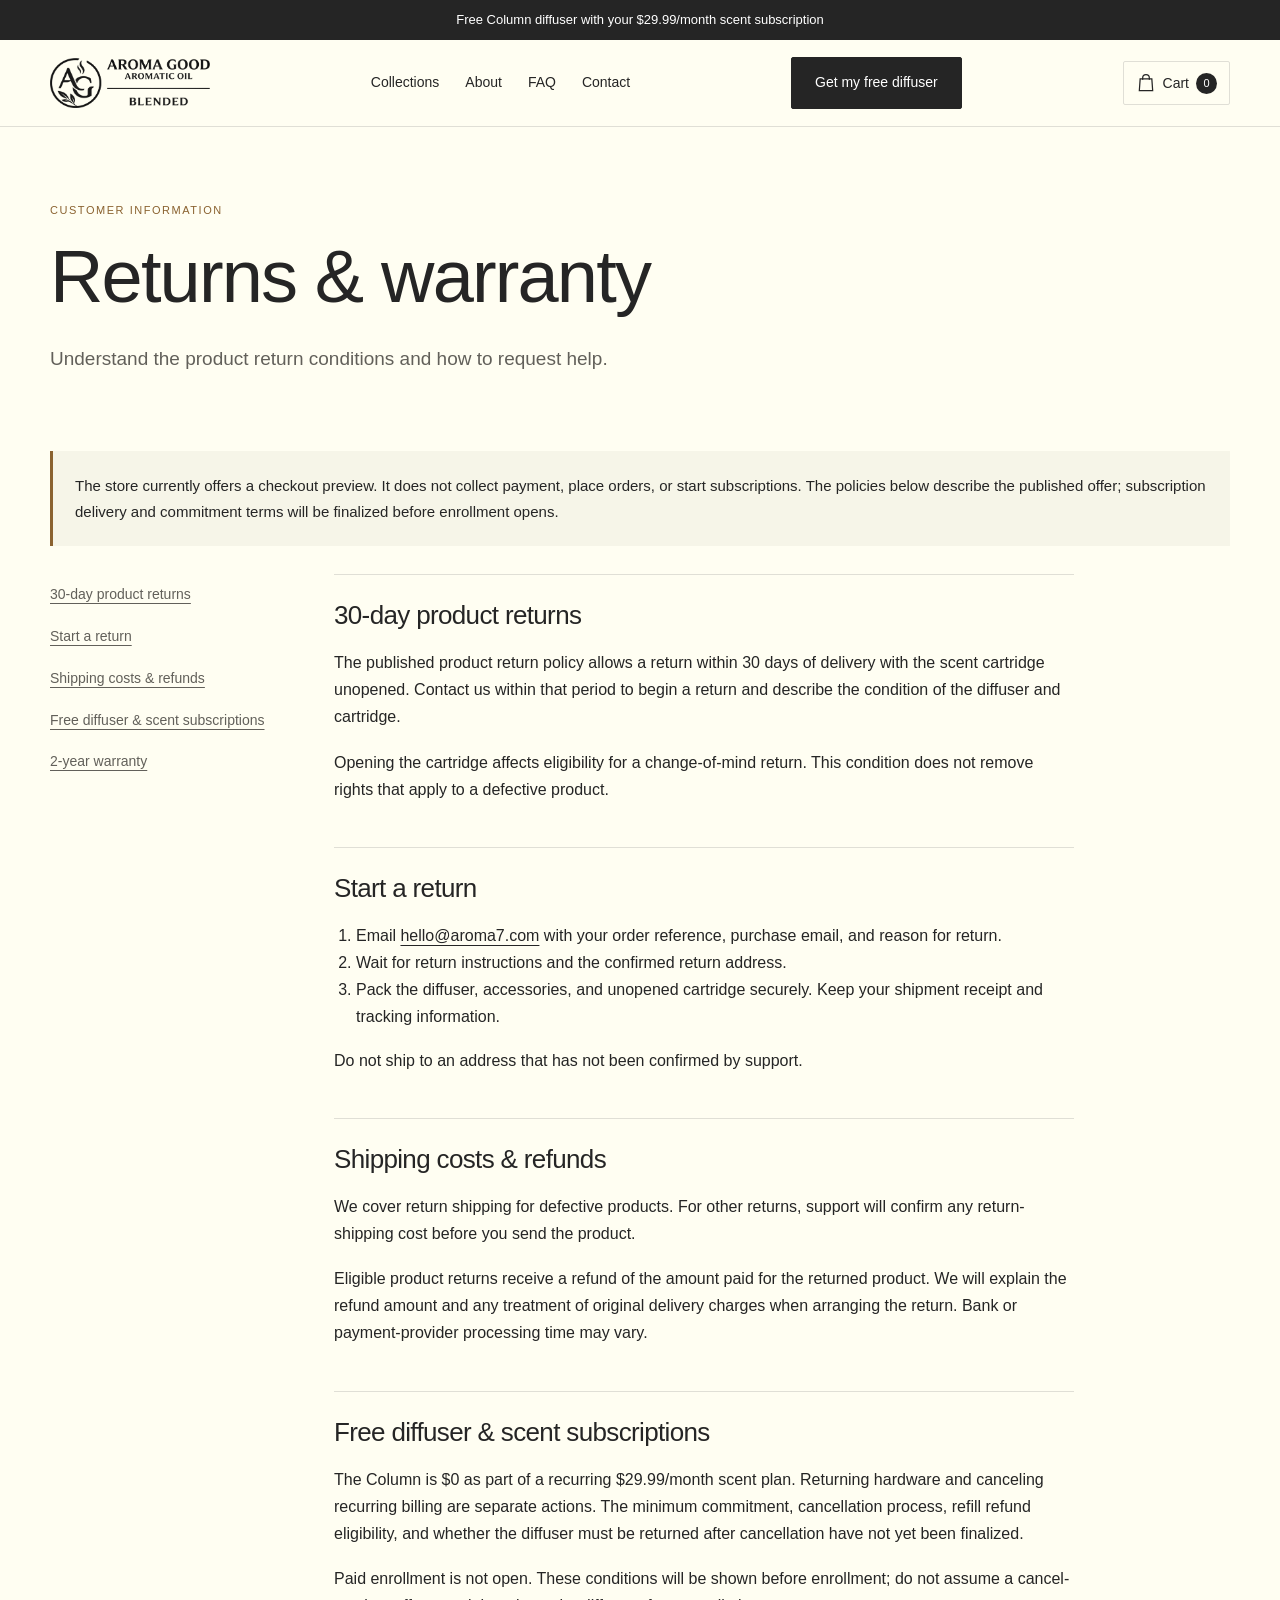
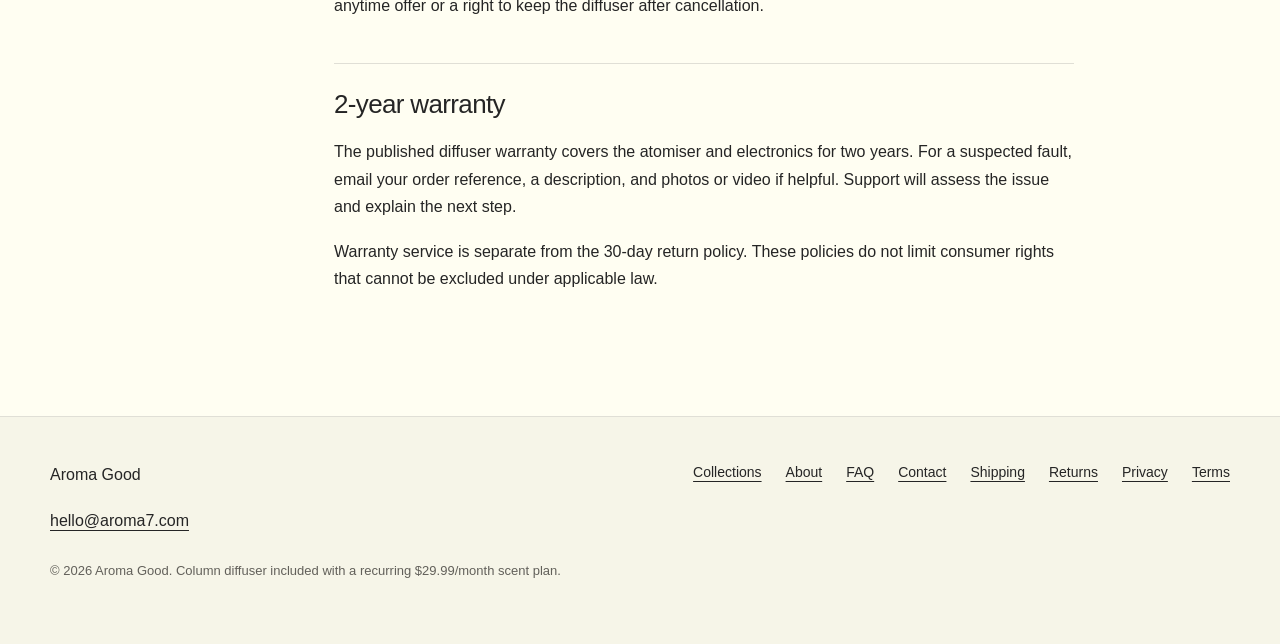
<file: returns.html>
<!DOCTYPE html>
<html lang="en"><head><meta charset="utf-8"><meta name="viewport" content="width=device-width, initial-scale=1">
<title>Returns &amp;amp; warranty | Aroma Good</title><meta name="description" content="Understand the product return conditions and how to request help.">
<link rel="canonical" href="https://aroma7.com/returns.html"><meta property="og:type" content="website"><meta property="og:title" content="Returns &amp;amp; warranty | Aroma Good"><meta property="og:description" content="Understand the product return conditions and how to request help."><meta property="og:image" content="https://aroma7.com/assets/banner-spa-steel.jpg">
<link rel="icon" href="assets/logo-mark.png"><link rel="stylesheet" href="assets/site-pages.css"><link rel="stylesheet" href="assets/cart.css">
<script src="assets/cart-store.js"></script>
<script src="assets/cart-ui.js" defer></script>
</head><body>
<a class="skip" href="#main">Skip to content</a><div class="announcement">Free Column diffuser with your $29.99/month scent subscription</div>
<header class="header"><div class="wrap header-in"><a class="logo" href="index.html" aria-label="Aroma Good home"><img src="assets/logo-aroma-good.png" alt="Aroma Good" width="485" height="154"></a><nav class="nav" aria-label="Main"><a href="collections.html">Collections</a><a href="about.html">About</a><a href="faq.html">FAQ</a><a href="contact.html">Contact</a></nav><a class="btn" href="product.html?unit=column#buy">Get my free diffuser</a></div></header>
<main id="main" class="wrap"><section class="hero"><p class="eyebrow">Customer information</p><h1>Returns &amp; warranty</h1><p class="lede">Understand the product return conditions and how to request help.</p></section><div class="notice">The store currently offers a checkout preview. It does not collect payment, place orders, or start subscriptions. The policies below describe the published offer; subscription delivery and commitment terms will be finalized before enrollment opens.</div><div class="policy-layout"><nav class="contents" aria-label="On this page"><a href="#window">30-day product returns</a><a href="#request">Start a return</a><a href="#refunds">Shipping costs &amp; refunds</a><a href="#subscription">Free diffuser &amp; scent subscriptions</a><a href="#warranty">2-year warranty</a></nav><div class="prose"><section id="window"><h2>30-day product returns</h2><p>The published product return policy allows a return within 30 days of delivery with the scent cartridge unopened. Contact us within that period to begin a return and describe the condition of the diffuser and cartridge.</p><p>Opening the cartridge affects eligibility for a change-of-mind return. This condition does not remove rights that apply to a defective product.</p></section><section id="request"><h2>Start a return</h2><ol><li>Email <a href="mailto:hello@aroma7.com?subject=Return%20request">hello@aroma7.com</a> with your order reference, purchase email, and reason for return.</li><li>Wait for return instructions and the confirmed return address.</li><li>Pack the diffuser, accessories, and unopened cartridge securely. Keep your shipment receipt and tracking information.</li></ol><p>Do not ship to an address that has not been confirmed by support.</p></section><section id="refunds"><h2>Shipping costs &amp; refunds</h2><p>We cover return shipping for defective products. For other returns, support will confirm any return-shipping cost before you send the product.</p><p>Eligible product returns receive a refund of the amount paid for the returned product. We will explain the refund amount and any treatment of original delivery charges when arranging the return. Bank or payment-provider processing time may vary.</p></section><section id="subscription"><h2>Free diffuser &amp; scent subscriptions</h2><p>The Column is $0 as part of a recurring $29.99/month scent plan. Returning hardware and canceling recurring billing are separate actions. The minimum commitment, cancellation process, refill refund eligibility, and whether the diffuser must be returned after cancellation have not yet been finalized.</p><p>Paid enrollment is not open. These conditions will be shown before enrollment; do not assume a cancel-anytime offer or a right to keep the diffuser after cancellation.</p></section><section id="warranty"><h2>2-year warranty</h2><p>The published diffuser warranty covers the atomiser and electronics for two years. For a suspected fault, email your order reference, a description, and photos or video if helpful. Support will assess the issue and explain the next step.</p><p>Warranty service is separate from the 30-day return policy. These policies do not limit consumer rights that cannot be excluded under applicable law.</p></section></div></div></main>
<footer class="footer"><div class="wrap"><div class="footer-in"><div><p>Aroma Good</p><a href="mailto:hello@aroma7.com">hello@aroma7.com</a></div><nav aria-label="Footer"><a href="collections.html">Collections</a><a href="about.html">About</a><a href="faq.html">FAQ</a><a href="contact.html">Contact</a><a href="shipping.html">Shipping</a><a href="returns.html" aria-current="page">Returns</a><a href="privacy.html">Privacy</a><a href="terms.html">Terms</a></nav></div><p class="fine">&copy; 2026 Aroma Good. Column diffuser included with a recurring $29.99/month scent plan.</p></div></footer></body></html>
</file>
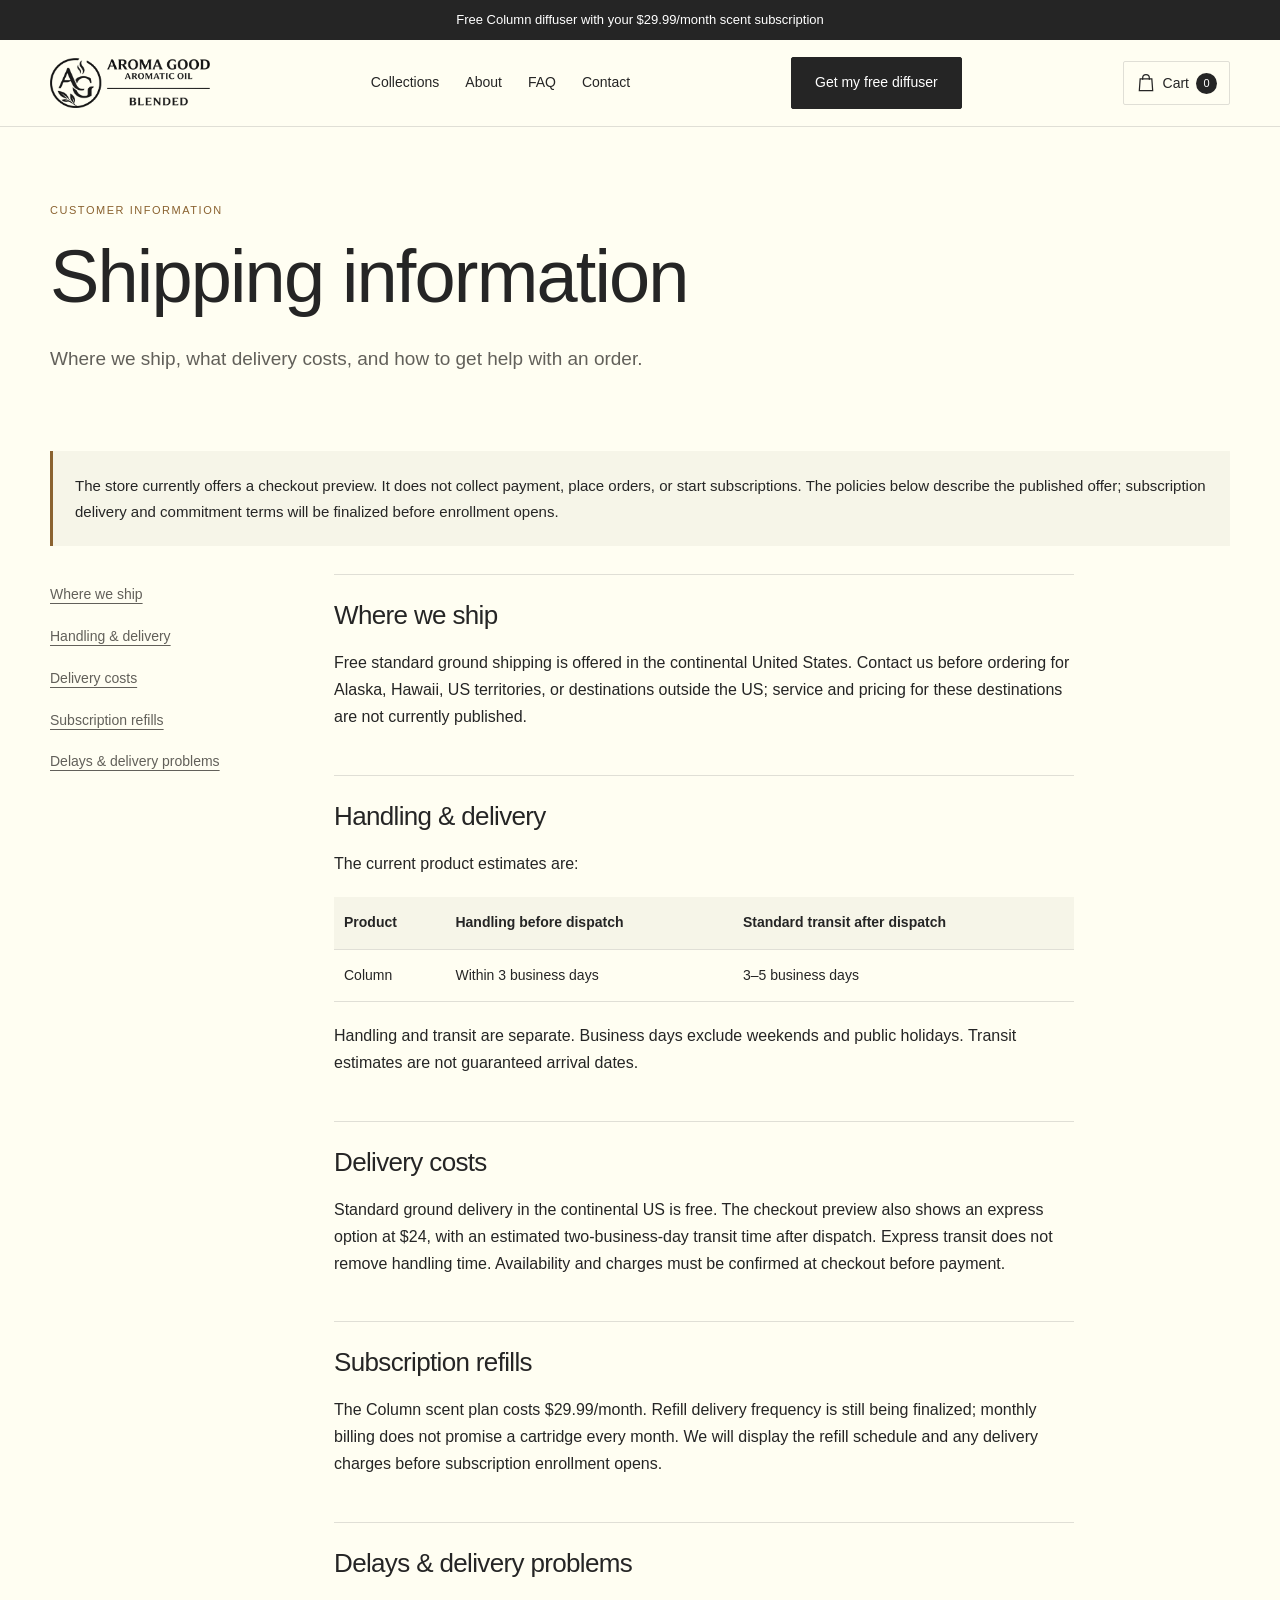
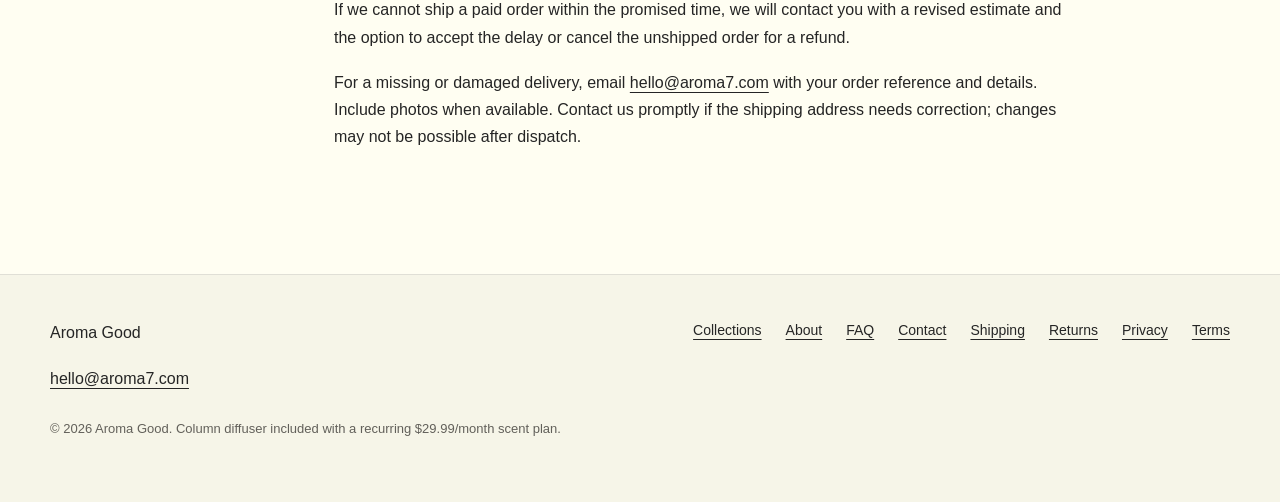
<file: shipping.html>
<!DOCTYPE html>
<html lang="en"><head><meta charset="utf-8"><meta name="viewport" content="width=device-width, initial-scale=1">
<title>Shipping information | Aroma Good</title><meta name="description" content="Where we ship, what delivery costs, and how to get help with an order.">
<link rel="canonical" href="https://aroma7.com/shipping.html"><meta property="og:type" content="website"><meta property="og:title" content="Shipping information | Aroma Good"><meta property="og:description" content="Where we ship, what delivery costs, and how to get help with an order."><meta property="og:image" content="https://aroma7.com/assets/banner-spa-steel.jpg">
<link rel="icon" href="assets/logo-mark.png"><link rel="stylesheet" href="assets/site-pages.css"><link rel="stylesheet" href="assets/cart.css">
<script src="assets/cart-store.js"></script>
<script src="assets/cart-ui.js" defer></script>
</head><body>
<a class="skip" href="#main">Skip to content</a><div class="announcement">Free Column diffuser with your $29.99/month scent subscription</div>
<header class="header"><div class="wrap header-in"><a class="logo" href="index.html" aria-label="Aroma Good home"><img src="assets/logo-aroma-good.png" alt="Aroma Good" width="485" height="154"></a><nav class="nav" aria-label="Main"><a href="collections.html">Collections</a><a href="about.html">About</a><a href="faq.html">FAQ</a><a href="contact.html">Contact</a></nav><a class="btn" href="product.html?unit=column#buy">Get my free diffuser</a></div></header>
<main id="main" class="wrap"><section class="hero"><p class="eyebrow">Customer information</p><h1>Shipping information</h1><p class="lede">Where we ship, what delivery costs, and how to get help with an order.</p></section><div class="notice">The store currently offers a checkout preview. It does not collect payment, place orders, or start subscriptions. The policies below describe the published offer; subscription delivery and commitment terms will be finalized before enrollment opens.</div><div class="policy-layout"><nav class="contents" aria-label="On this page"><a href="#destinations">Where we ship</a><a href="#timing">Handling &amp; delivery</a><a href="#costs">Delivery costs</a><a href="#refills">Subscription refills</a><a href="#delays">Delays &amp; delivery problems</a></nav><div class="prose"><section id="destinations"><h2>Where we ship</h2><p>Free standard ground shipping is offered in the continental United States. Contact us before ordering for Alaska, Hawaii, US territories, or destinations outside the US; service and pricing for these destinations are not currently published.</p></section><section id="timing"><h2>Handling &amp; delivery</h2><p>The current product estimates are:</p><table><thead><tr><th>Product</th><th>Handling before dispatch</th><th>Standard transit after dispatch</th></tr></thead><tbody><tr><td>Column</td><td>Within 3 business days</td><td>3–5 business days</td></tr></tbody></table><p>Handling and transit are separate. Business days exclude weekends and public holidays. Transit estimates are not guaranteed arrival dates.</p></section><section id="costs"><h2>Delivery costs</h2><p>Standard ground delivery in the continental US is free. The checkout preview also shows an express option at $24, with an estimated two-business-day transit time after dispatch. Express transit does not remove handling time. Availability and charges must be confirmed at checkout before payment.</p></section><section id="refills"><h2>Subscription refills</h2><p>The Column scent plan costs $29.99/month. Refill delivery frequency is still being finalized; monthly billing does not promise a cartridge every month. We will display the refill schedule and any delivery charges before subscription enrollment opens.</p></section><section id="delays"><h2>Delays &amp; delivery problems</h2><p>If we cannot ship a paid order within the promised time, we will contact you with a revised estimate and the option to accept the delay or cancel the unshipped order for a refund.</p><p>For a missing or damaged delivery, email <a href="mailto:hello@aroma7.com">hello@aroma7.com</a> with your order reference and details. Include photos when available. Contact us promptly if the shipping address needs correction; changes may not be possible after dispatch.</p></section></div></div></main>
<footer class="footer"><div class="wrap"><div class="footer-in"><div><p>Aroma Good</p><a href="mailto:hello@aroma7.com">hello@aroma7.com</a></div><nav aria-label="Footer"><a href="collections.html">Collections</a><a href="about.html">About</a><a href="faq.html">FAQ</a><a href="contact.html">Contact</a><a href="shipping.html" aria-current="page">Shipping</a><a href="returns.html">Returns</a><a href="privacy.html">Privacy</a><a href="terms.html">Terms</a></nav></div><p class="fine">&copy; 2026 Aroma Good. Column diffuser included with a recurring $29.99/month scent plan.</p></div></footer></body></html>
</file>
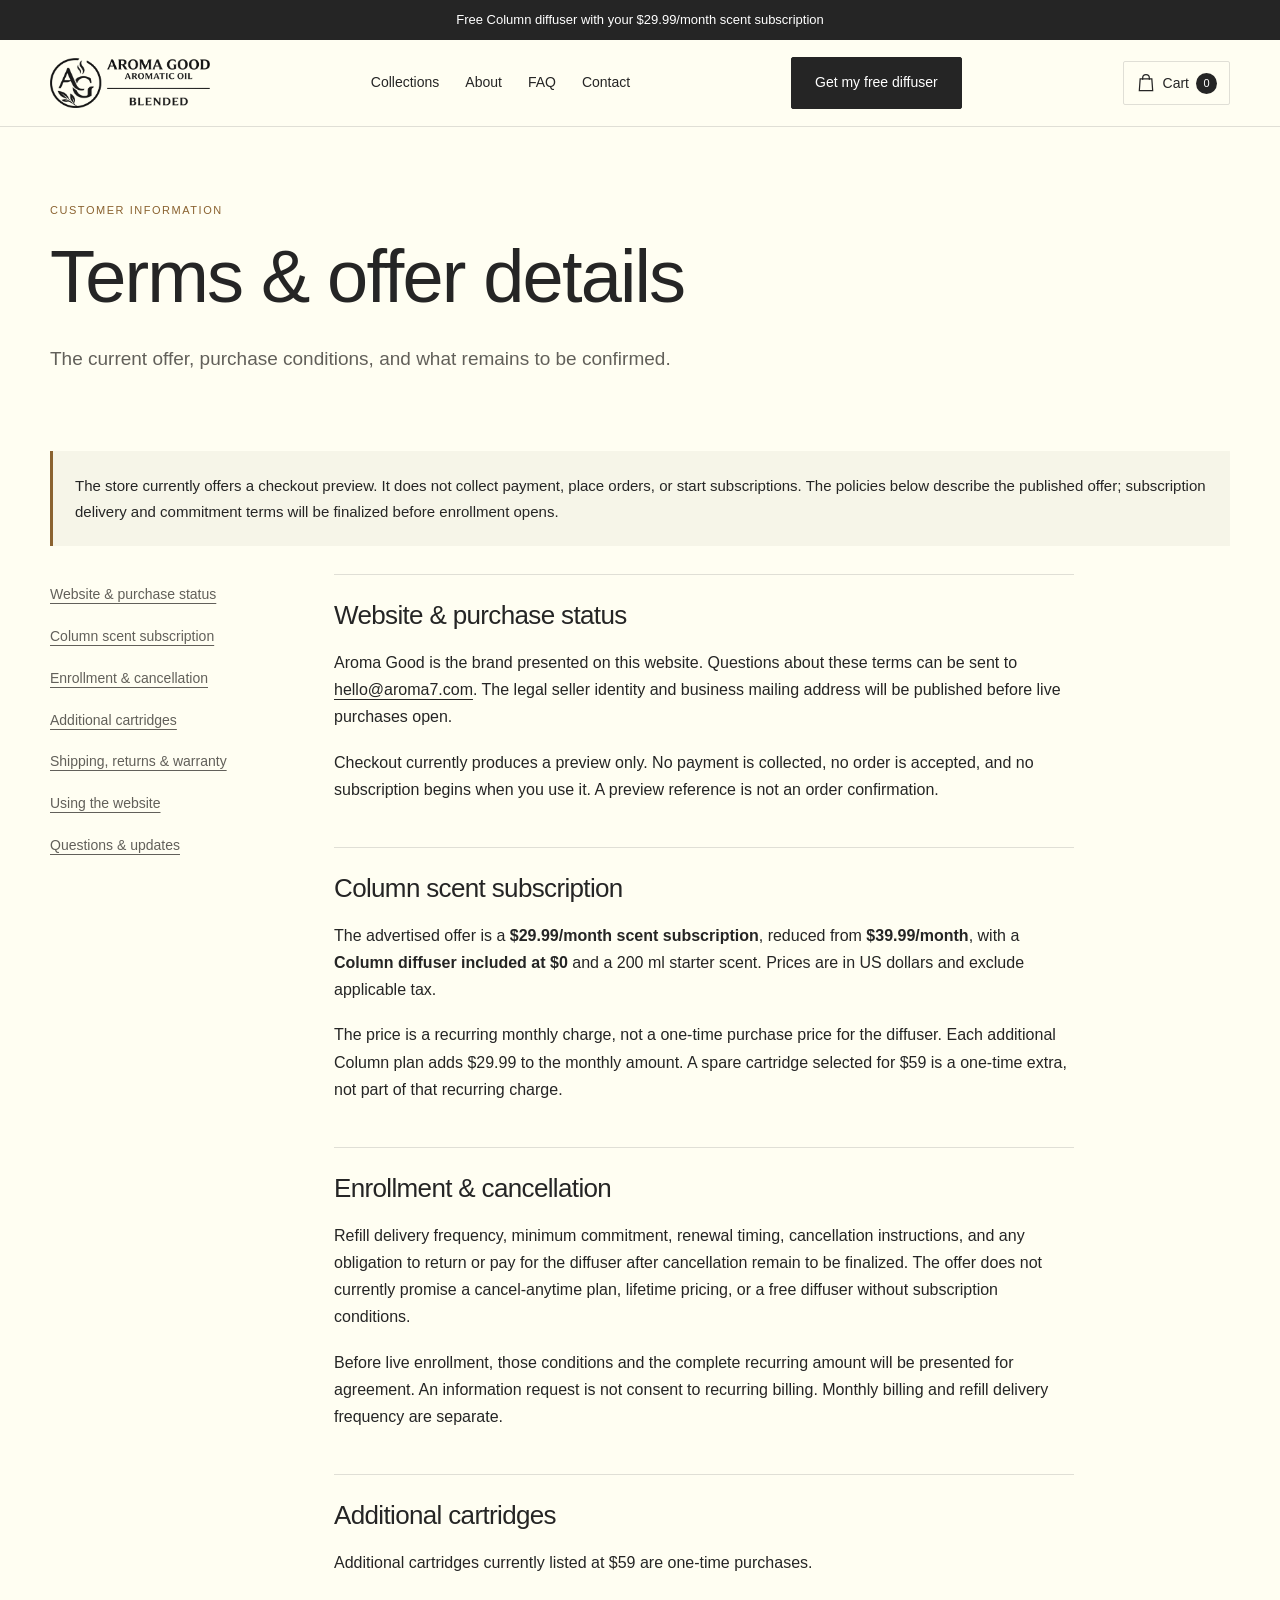
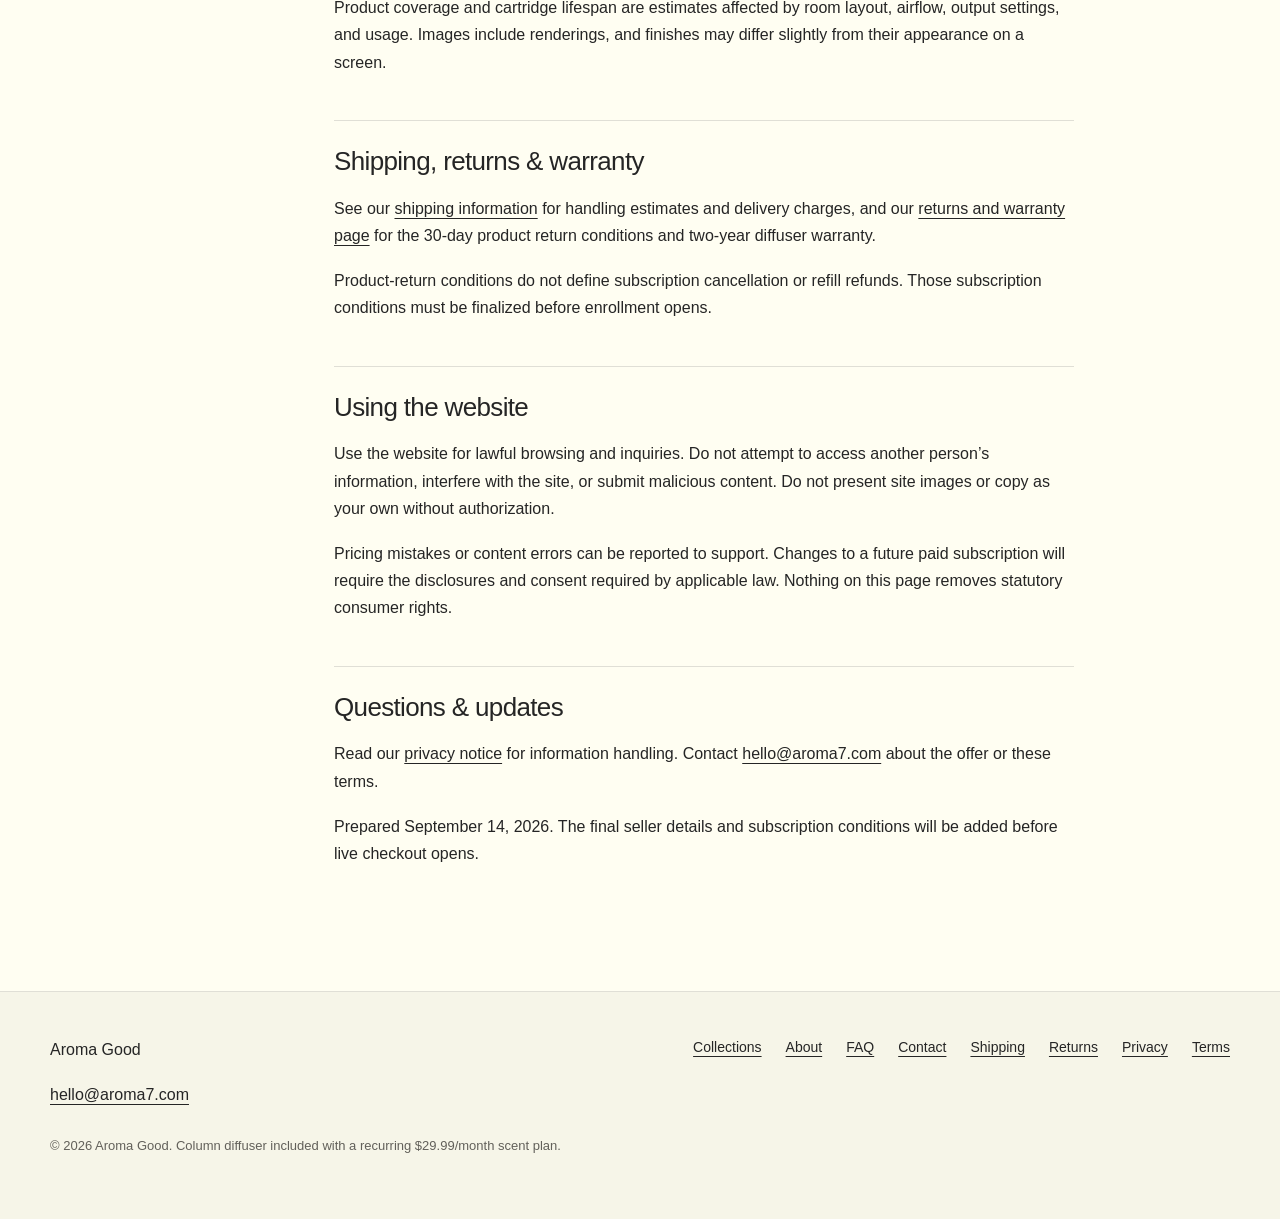
<file: terms.html>
<!DOCTYPE html>
<html lang="en"><head><meta charset="utf-8"><meta name="viewport" content="width=device-width, initial-scale=1">
<title>Terms &amp;amp; offer details | Aroma Good</title><meta name="description" content="The current offer, purchase conditions, and what remains to be confirmed.">
<link rel="canonical" href="https://aroma7.com/terms.html"><meta property="og:type" content="website"><meta property="og:title" content="Terms &amp;amp; offer details | Aroma Good"><meta property="og:description" content="The current offer, purchase conditions, and what remains to be confirmed."><meta property="og:image" content="https://aroma7.com/assets/banner-spa-steel.jpg">
<link rel="icon" href="assets/logo-mark.png"><link rel="stylesheet" href="assets/site-pages.css"><link rel="stylesheet" href="assets/cart.css">
<script src="assets/cart-store.js"></script>
<script src="assets/cart-ui.js" defer></script>
</head><body>
<a class="skip" href="#main">Skip to content</a><div class="announcement">Free Column diffuser with your $29.99/month scent subscription</div>
<header class="header"><div class="wrap header-in"><a class="logo" href="index.html" aria-label="Aroma Good home"><img src="assets/logo-aroma-good.png" alt="Aroma Good" width="485" height="154"></a><nav class="nav" aria-label="Main"><a href="collections.html">Collections</a><a href="about.html">About</a><a href="faq.html">FAQ</a><a href="contact.html">Contact</a></nav><a class="btn" href="product.html?unit=column#buy">Get my free diffuser</a></div></header>
<main id="main" class="wrap"><section class="hero"><p class="eyebrow">Customer information</p><h1>Terms &amp; offer details</h1><p class="lede">The current offer, purchase conditions, and what remains to be confirmed.</p></section><div class="notice">The store currently offers a checkout preview. It does not collect payment, place orders, or start subscriptions. The policies below describe the published offer; subscription delivery and commitment terms will be finalized before enrollment opens.</div><div class="policy-layout"><nav class="contents" aria-label="On this page"><a href="#status">Website &amp; purchase status</a><a href="#offer">Column scent subscription</a><a href="#enrollment">Enrollment &amp; cancellation</a><a href="#extras">Additional cartridges</a><a href="#delivery">Shipping, returns &amp; warranty</a><a href="#use">Using the website</a><a href="#contact">Questions &amp; updates</a></nav><div class="prose"><section id="status"><h2>Website &amp; purchase status</h2><p>Aroma Good is the brand presented on this website. Questions about these terms can be sent to <a href="mailto:hello@aroma7.com">hello@aroma7.com</a>. The legal seller identity and business mailing address will be published before live purchases open.</p><p>Checkout currently produces a preview only. No payment is collected, no order is accepted, and no subscription begins when you use it. A preview reference is not an order confirmation.</p></section><section id="offer"><h2>Column scent subscription</h2><p>The advertised offer is a <strong>$29.99/month scent subscription</strong>, reduced from <strong>$39.99/month</strong>, with a <strong>Column diffuser included at $0</strong> and a 200 ml starter scent. Prices are in US dollars and exclude applicable tax.</p><p>The price is a recurring monthly charge, not a one-time purchase price for the diffuser. Each additional Column plan adds $29.99 to the monthly amount. A spare cartridge selected for $59 is a one-time extra, not part of that recurring charge.</p></section><section id="enrollment"><h2>Enrollment &amp; cancellation</h2><p>Refill delivery frequency, minimum commitment, renewal timing, cancellation instructions, and any obligation to return or pay for the diffuser after cancellation remain to be finalized. The offer does not currently promise a cancel-anytime plan, lifetime pricing, or a free diffuser without subscription conditions.</p><p>Before live enrollment, those conditions and the complete recurring amount will be presented for agreement. An information request is not consent to recurring billing. Monthly billing and refill delivery frequency are separate.</p></section><section id="extras"><h2>Additional cartridges</h2><p>Additional cartridges currently listed at $59 are one-time purchases.</p><p>Product coverage and cartridge lifespan are estimates affected by room layout, airflow, output settings, and usage. Images include renderings, and finishes may differ slightly from their appearance on a screen.</p></section><section id="delivery"><h2>Shipping, returns &amp; warranty</h2><p>See our <a href="shipping.html">shipping information</a> for handling estimates and delivery charges, and our <a href="returns.html">returns and warranty page</a> for the 30-day product return conditions and two-year diffuser warranty.</p><p>Product-return conditions do not define subscription cancellation or refill refunds. Those subscription conditions must be finalized before enrollment opens.</p></section><section id="use"><h2>Using the website</h2><p>Use the website for lawful browsing and inquiries. Do not attempt to access another person’s information, interfere with the site, or submit malicious content. Do not present site images or copy as your own without authorization.</p><p>Pricing mistakes or content errors can be reported to support. Changes to a future paid subscription will require the disclosures and consent required by applicable law. Nothing on this page removes statutory consumer rights.</p></section><section id="contact"><h2>Questions &amp; updates</h2><p>Read our <a href="privacy.html">privacy notice</a> for information handling. Contact <a href="mailto:hello@aroma7.com">hello@aroma7.com</a> about the offer or these terms.</p><p>Prepared September 14, 2026. The final seller details and subscription conditions will be added before live checkout opens.</p></section></div></div></main>
<footer class="footer"><div class="wrap"><div class="footer-in"><div><p>Aroma Good</p><a href="mailto:hello@aroma7.com">hello@aroma7.com</a></div><nav aria-label="Footer"><a href="collections.html">Collections</a><a href="about.html">About</a><a href="faq.html">FAQ</a><a href="contact.html">Contact</a><a href="shipping.html">Shipping</a><a href="returns.html">Returns</a><a href="privacy.html">Privacy</a><a href="terms.html" aria-current="page">Terms</a></nav></div><p class="fine">&copy; 2026 Aroma Good. Column diffuser included with a recurring $29.99/month scent plan.</p></div></footer></body></html>
</file>
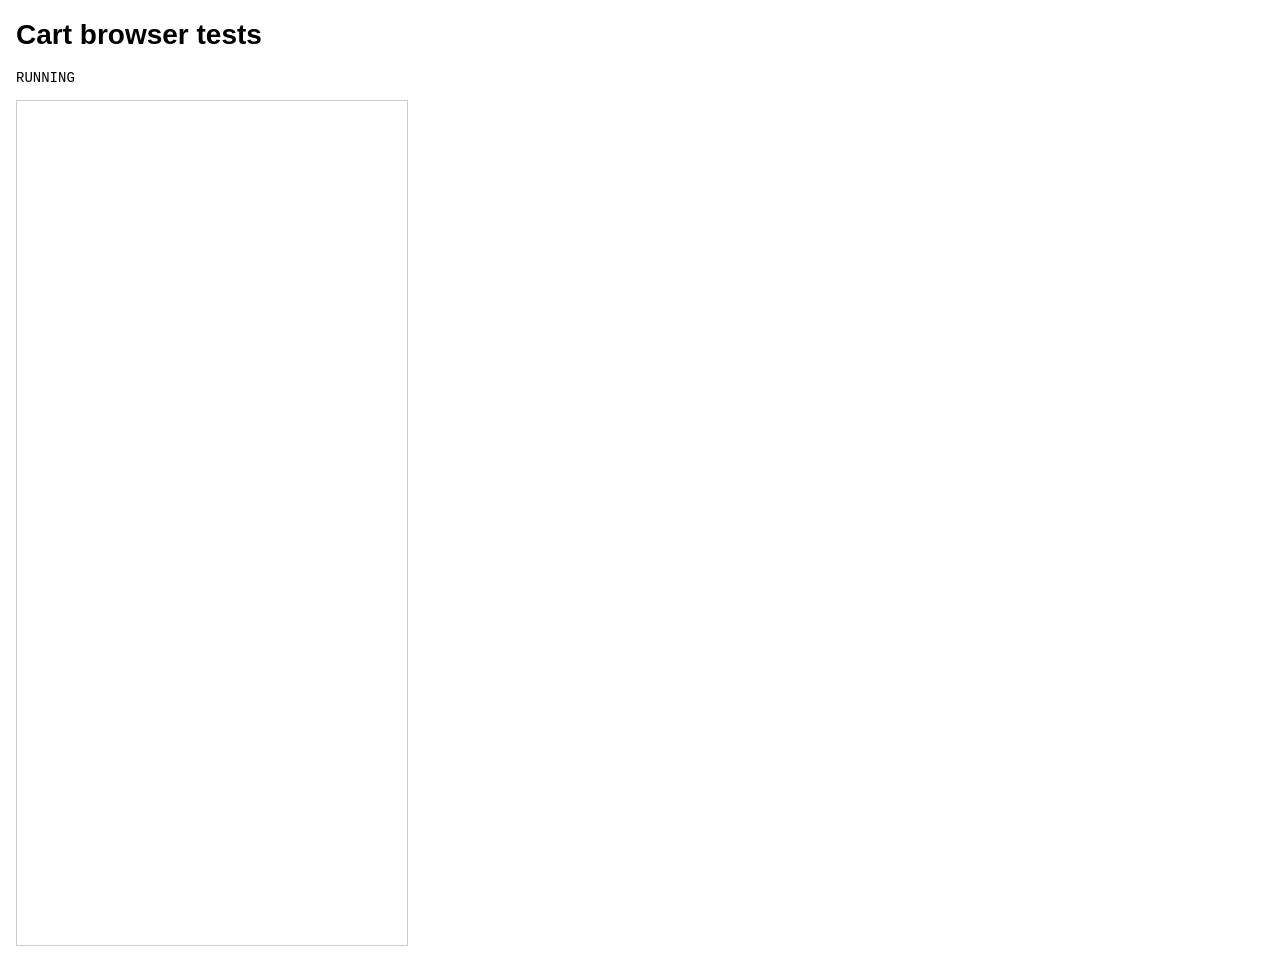
<file: tests/cart-browser.html>
<!DOCTYPE html><html lang="en"><head><meta charset="utf-8"><title>Cart browser tests</title><style>body{font:14px sans-serif;margin:16px}iframe{width:390px;height:844px;border:1px solid #ccc}#result{white-space:pre-wrap}</style></head><body><h1>Cart browser tests</h1><pre id="result">RUNNING</pre><iframe id="shop" title="Store test"></iframe><script>
(async function(){
 const frame=document.getElementById('shop'), output=document.getElementById('result'), passed=[];
 const storageKey='aroma-good-cart-v1', original=localStorage.getItem(storageKey);
 const keepFixture=new URLSearchParams(location.search).has('fixture');
 localStorage.removeItem(storageKey);
 function assert(value,message){if(!value)throw Error(message);passed.push(message)}
 function load(path){return new Promise((resolve,reject)=>{const timer=setTimeout(()=>reject(Error('Page load timed out: '+path)),10000);frame.onload=()=>{clearTimeout(timer);resolve(frame.contentWindow)};frame.src='../'+path;});}
 try{
  let w=await load('product.html?unit=column&finish=cream&scent=Santal');
  w.document.getElementById('addon').click();
  const add=w.document.getElementById('addBtn');add.focus();add.click();
  assert(w.document.querySelector('dialog').open,'Product add opens the native drawer');
  assert(w.AromaCart.totals().subtotal===8899,'Selected plan and one spare total $88.99');
  assert(w.document.querySelector('[data-ag-cart-count]').textContent==='2','Header badge counts cart items');
  assert(w.document.activeElement.classList.contains('ag-cart-close'),'Drawer receives keyboard focus');
  w.document.querySelector('.ag-cart-close').click();
  await new Promise(r=>setTimeout(r,30));
  assert(w.document.activeElement.id==='addBtn','Closing drawer restores focus');
  w=await load('product.html?unit=column&finish=steel&scent=White%20Tea');
  w.document.getElementById('dockBtn').click();
  assert(w.AromaCart.getItems().length===3,'Mobile add preserves earlier cart items');
  w.document.querySelector('[data-ag-action="more"]').click();
  assert(w.AromaCart.totals().monthly===8997,'Drawer quantity control updates recurring amount');
  const url=w.AromaCart.checkoutURL();
  w=await load('cart.html');
  assert(w.document.querySelectorAll('[data-ag-cart-page] .ag-cart-line').length===3,'Full cart persists all variants across navigation');
  assert(w.document.querySelector('[data-ag-cart-page]').textContent.includes('$148.97'),'Full cart shows first-payment total');
  assert(w.document.documentElement.scrollWidth<=w.innerWidth,'Full cart fits a 390px viewport');
  w=await load(url);
  assert(w.document.querySelectorAll('#checkoutItems .line').length===3,'Checkout renders every cart line');
  assert(w.document.getElementById('tSub').textContent==='$148.97','Checkout preserves the cart subtotal');
  assert(w.document.getElementById('recurringAmount').textContent.includes('$89.97/month'),'Checkout excludes spare cartridges from renewals');
  assert(w.document.documentElement.scrollWidth<=w.innerWidth,'Checkout fits a 390px viewport');
  w.document.getElementById('promo').value='WELCOME5';w.document.getElementById('promoBtn').click();
  assert(w.document.getElementById('tDisc').textContent==='−$7.45','Discount keeps cents and applies to first payment');
  ['email','fname','lname','addr1','city','zip'].forEach(id=>w.document.getElementById(id).value=id==='email'?'test@example.com':'Test');
  w.document.getElementById('payBtn').click();
  assert(w.document.getElementById('done').style.display==='block','Demo checkout previews a multi-item cart');
  assert(w.AromaCart.getItems().length===3,'Preview does not clear unpurchased items');
  w=await load('cart.html');
  while(w.AromaCart.getItems().length)w.document.querySelector('[data-ag-cart-page] [data-ag-action="remove"]').click();
  assert(w.document.querySelector('[data-ag-cart-page]').textContent.includes('Your cart is empty'),'Removing all lines shows the empty state');
  w=await load('checkout.html?cart=1');assert(w.document.getElementById('payBtn').disabled,'Empty checkout cannot be submitted');
  w=await load('collections.html');assert(!!w.document.querySelector('[data-ag-cart-open]'),'Information pages also expose the cart');
  // Keep one populated mobile drawer visible for optional screenshots.
  w=await load('product.html?unit=column&finish=charcoal&scent=White%20Tea');w.document.getElementById('addBtn').click();
  assert(w.document.querySelector('dialog').getBoundingClientRect().width<=w.innerWidth,'Drawer fits the mobile viewport');
  output.textContent='PASS ('+passed.length+' checks)\n'+passed.join('\n');document.body.dataset.result='pass';
 }catch(e){output.textContent='FAIL: '+e.stack+'\nPassed:\n'+passed.join('\n');document.body.dataset.result='fail';}
 finally{if(!keepFixture){if(original===null)localStorage.removeItem(storageKey);else localStorage.setItem(storageKey,original);}}
})();
</script></body></html>
</file>
<file: assets/cart.css>
.ag-cart-trigger{display:inline-flex;align-items:center;gap:7px;flex-shrink:0;background:transparent;color:#252525;border:1px solid #e0dfd6;border-radius:2px;padding:10px 12px;font:14px Arial,sans-serif;cursor:pointer;min-height:44px}
.ag-cart-trigger svg{width:20px;height:20px}.ag-cart-count{display:inline-flex;justify-content:center;align-items:center;min-width:21px;height:21px;padding:2px;border-radius:50%;background:#252525;color:white;font-size:11px}
.ag-cart-trigger:focus-visible,.ag-cart button:focus-visible,.ag-cart a:focus-visible{outline:2px solid #8a6230;outline-offset:3px}
.ag-cart{color:#252525;font:15px/1.5 Arial,Helvetica,sans-serif}.ag-cart *{box-sizing:border-box}.ag-cart h2,.ag-cart h3,.ag-cart p{margin:0}.ag-cart a{color:inherit;text-underline-offset:3px}
.ag-cart-dialog{margin:0 0 0 auto;padding:0;border:0;width:min(100%,500px);max-width:100%;height:100vh;height:100dvh;max-height:100dvh;background:#fffef2;overflow:hidden}.ag-cart-dialog::backdrop{background:rgba(20,18,16,.5)}.ag-cart-dialog[open]{display:flex;flex-direction:column;animation:ag-cart-enter .2s ease-out}
@keyframes ag-cart-enter{from{transform:translateX(100%)}to{transform:translateX(0)}}
.ag-cart-heading{display:flex;align-items:center;justify-content:space-between;gap:16px;padding:24px;border-bottom:1px solid #e0dfd6}.ag-cart-heading h2{font:400 25px Arial,sans-serif}.ag-cart-close{border:1px solid #e0dfd6;background:transparent;cursor:pointer;font-size:25px;width:44px;height:44px;flex-shrink:0}.ag-cart-dialog-content{overflow-y:auto;overscroll-behavior:contain;flex:1;padding:0 24px 24px;padding-bottom:max(24px,env(safe-area-inset-bottom))}
.ag-cart-line{display:grid;grid-template-columns:76px minmax(0,1fr);gap:16px;padding:24px 0;border-bottom:1px solid #e0dfd6}.ag-cart-line img{width:76px;height:88px;object-fit:cover;border-radius:2px}.ag-cart-line h3{font:500 16px/1.4 Arial,sans-serif;margin-bottom:5px}.ag-cart-meta{font-size:13px;color:#62605a}.ag-cart-free{font-size:12px;color:#5e6a4c;margin:6px 0!important}.ag-cart-line-price{font-size:14px;margin-top:10px!important}.ag-cart-actions{display:flex;align-items:center;justify-content:space-between;gap:12px;margin-top:14px}.ag-cart-stepper{display:flex;align-items:center;border:1px solid #e0dfd6}.ag-cart-stepper button{width:40px;height:40px;border:0;background:transparent;font-size:20px;cursor:pointer;color:#252525}.ag-cart-stepper button:disabled{opacity:.3;cursor:default}.ag-cart-stepper span{min-width:28px;text-align:center;font-size:14px}.ag-cart-remove{border:0;background:transparent;text-decoration:underline;text-underline-offset:3px;min-height:44px;font:13px Arial,sans-serif;cursor:pointer;color:#62605a}
.ag-cart-summary{background:#f6f5e8;padding:24px;margin-top:24px;border:1px solid #e0dfd6;align-self:start}.ag-cart-total-row{display:flex;justify-content:space-between;gap:18px;margin-bottom:12px}.ag-cart-total-row strong{white-space:nowrap}.ag-cart-total-row.primary{padding-top:14px;border-top:1px solid #e0dfd6;font-size:17px}.ag-cart-note{font-size:12px;line-height:1.6;color:#62605a;margin:14px 0!important}.ag-cart-btn{display:flex;align-items:center;justify-content:center;width:100%;padding:16px 18px;background:#252525;color:white!important;text-decoration:none!important;min-height:50px;border:1px solid #252525;font:15px Arial,sans-serif;cursor:pointer}.ag-cart-secondary{display:block;text-align:center;margin-top:14px!important;font-size:14px}.ag-cart-empty{padding:48px 0;text-align:center}.ag-cart-empty h3{font:400 26px Arial,sans-serif;margin-bottom:16px}.ag-cart-empty p{color:#62605a;margin-bottom:24px}.ag-cart-status{padding:0 24px;color:#62605a;font-size:13px;min-height:20px}.ag-cart-status:empty{display:none}.ag-cart-page-grid{display:grid;grid-template-columns:minmax(0,1fr) 360px;gap:48px;padding-bottom:70px}.ag-cart-page-grid .ag-cart-summary{position:sticky;top:24px}.ag-cart-page-grid .ag-cart-line{grid-template-columns:100px minmax(0,1fr)}.ag-cart-page-grid .ag-cart-line img{width:100px;height:115px}.hdr-in{gap:14px}
@media(max-width:800px){.ag-cart-page-grid{grid-template-columns:1fr;gap:8px}.ag-cart-page-grid .ag-cart-summary{position:static}.ag-cart-trigger{order:2}.header-in .nav{order:3}}@media(max-width:600px){.hdr .hdr-in>.btn,.header .header-in>.btn{display:none}.hdr-in{justify-content:space-between}.ag-cart-dialog-content{padding-left:18px;padding-right:18px}.ag-cart-heading{padding:18px}.ag-cart-summary{padding:18px}.ag-cart-page-grid .ag-cart-line{grid-template-columns:76px minmax(0,1fr)}.ag-cart-page-grid .ag-cart-line img{width:76px;height:88px}.ag-cart-total-row{font-size:14px}.ag-cart-total-row.primary{font-size:15px}}
@media(prefers-reduced-motion:reduce){.ag-cart-dialog[open]{animation:none}}
</file>
<file: assets/site-pages.css>
:root{--bg:#fffef2;--soft:#f6f5e8;--ink:#252525;--muted:#62605a;--edge:#e0dfd6;--gold:#8a6230}*{box-sizing:border-box}html{scroll-behavior:smooth}body{margin:0;background:var(--bg);color:var(--ink);font:16px/1.7 Arial,Helvetica,sans-serif}a{color:inherit;text-underline-offset:4px}img{display:block;max-width:100%;height:auto}h1,h2,h3{font-weight:400;line-height:1.15;letter-spacing:-.025em}h1{font-size:clamp(38px,6vw,74px);margin:12px 0 24px;max-width:16ch}h2{font-size:clamp(25px,3vw,36px);margin:0 0 18px}h3{font-size:22px;margin:0 0 12px}p{margin:0 0 18px}.wrap{width:min(1180px,calc(100% - 48px));margin:auto}.skip{position:absolute;left:20px;top:-100px;z-index:100;background:white;padding:12px}.skip:focus{top:10px}.announcement{padding:9px 20px;background:var(--ink);color:white;text-align:center;font-size:13px}.header{border-bottom:1px solid var(--edge)}.header-in{display:flex;align-items:center;justify-content:space-between;gap:24px;min-height:86px}.logo img{width:160px}.nav{display:flex;gap:26px;align-items:center}.nav a{text-decoration:none;font-size:14px}.nav a[aria-current=page]{text-decoration:underline;color:var(--gold)}.btn{display:inline-flex;justify-content:center;align-items:center;min-height:48px;padding:13px 23px;background:var(--ink);color:white;text-decoration:none;font-size:14px;border:1px solid var(--ink);border-radius:2px}.btn.secondary{background:transparent;color:var(--ink)}a:focus-visible,summary:focus-visible{outline:2px solid var(--gold);outline-offset:5px}.hero{padding:74px 0 58px}.eyebrow{text-transform:uppercase;letter-spacing:.14em;font-size:11px;color:var(--gold);margin-bottom:14px}.lede{font-size:19px;color:var(--muted);max-width:60ch}.section{padding:56px 0;border-top:1px solid var(--edge)}.split{display:grid;grid-template-columns:1fr 1fr;gap:64px;align-items:center}.photo{width:100%;aspect-ratio:1;object-fit:cover;border-radius:3px}.grid{display:grid;grid-template-columns:repeat(3,1fr);gap:24px}.card{padding:28px;border:1px solid var(--edge);background:var(--soft)}.card p{color:var(--muted)}.card .btn{margin-top:10px}.product-grid{display:grid;grid-template-columns:1fr 1fr;gap:32px}.product-card{border:1px solid var(--edge);padding:24px}.product-card img{width:100%;aspect-ratio:4/3;object-fit:cover;margin-bottom:26px}.price{font-size:28px;margin:18px 0 4px}.price small,.price del{font-size:15px;color:var(--muted)}.fine{font-size:13px;color:var(--muted)}.scents{display:grid;grid-template-columns:repeat(5,1fr);gap:18px}.scent img{aspect-ratio:4/5;object-fit:cover;width:100%;margin-bottom:18px}.scent h3{font-size:20px}.scent p{font-size:14px;color:var(--muted)}.policy-layout{display:grid;grid-template-columns:220px minmax(0,740px);gap:64px;padding-bottom:80px}.contents{align-self:start;position:sticky;top:24px}.contents a{display:block;padding:9px 0;color:var(--muted);font-size:14px}.prose section{padding:26px 0;border-top:1px solid var(--edge);scroll-margin-top:24px}.prose h2{font-size:26px}.prose ul,.prose ol{padding-left:22px}.notice{padding:22px;border-left:3px solid var(--gold);background:var(--soft);margin:0 0 28px;font-size:15px}.faq-list{max-width:840px}.faq-list details{border-top:1px solid var(--edge)}.faq-list details:last-child{border-bottom:1px solid var(--edge)}.faq-list summary{padding:22px 32px 22px 0;cursor:pointer;font-size:19px}.faq-list details p{color:var(--muted);padding:0 24px 20px 0}.cta-band{padding:48px;background:var(--soft);margin:40px 0 64px;display:flex;align-items:center;justify-content:space-between;gap:32px}.cta-band h2{margin-bottom:8px}.cta-band p{margin:0}.footer{border-top:1px solid var(--edge);padding:44px 0;background:var(--soft)}.footer-in{display:flex;justify-content:space-between;gap:40px}.footer nav{display:flex;flex-wrap:wrap;gap:12px 24px;max-width:560px;font-size:14px}.footer .fine{margin-top:26px}.email{font-size:clamp(22px,4vw,36px);overflow-wrap:anywhere}table{border-collapse:collapse;width:100%;margin:20px 0}th,td{padding:14px 10px;border-bottom:1px solid var(--edge);text-align:left;font-size:14px;vertical-align:top}th{background:var(--soft)}
@media(max-width:800px){.header-in{flex-wrap:wrap;padding:20px 0;gap:18px}.nav{order:3;width:100%;gap:22px;overflow-x:auto;padding:4px 0}.header .btn{margin-left:auto}.split,.policy-layout{grid-template-columns:1fr;gap:32px}.grid{grid-template-columns:1fr}.contents{position:static;border-bottom:1px solid var(--edge);padding-bottom:18px}.contents a{display:inline-block;margin-right:18px}.scents{grid-template-columns:repeat(2,1fr)}.hero{padding:48px 0}.cta-band,.footer-in{flex-direction:column;align-items:flex-start}.cta-band{padding:28px}.product-grid{grid-template-columns:1fr}.section{padding:40px 0}}@media(max-width:420px){.wrap{width:calc(100% - 32px)}.logo img{width:125px}.header .btn{font-size:12px;padding:11px 14px}.nav{gap:19px}.product-card{padding:18px}.price{font-size:25px}}@media(prefers-reduced-motion:reduce){html{scroll-behavior:auto}}

.column-collection{grid-template-columns:minmax(0,760px)}
</file>
